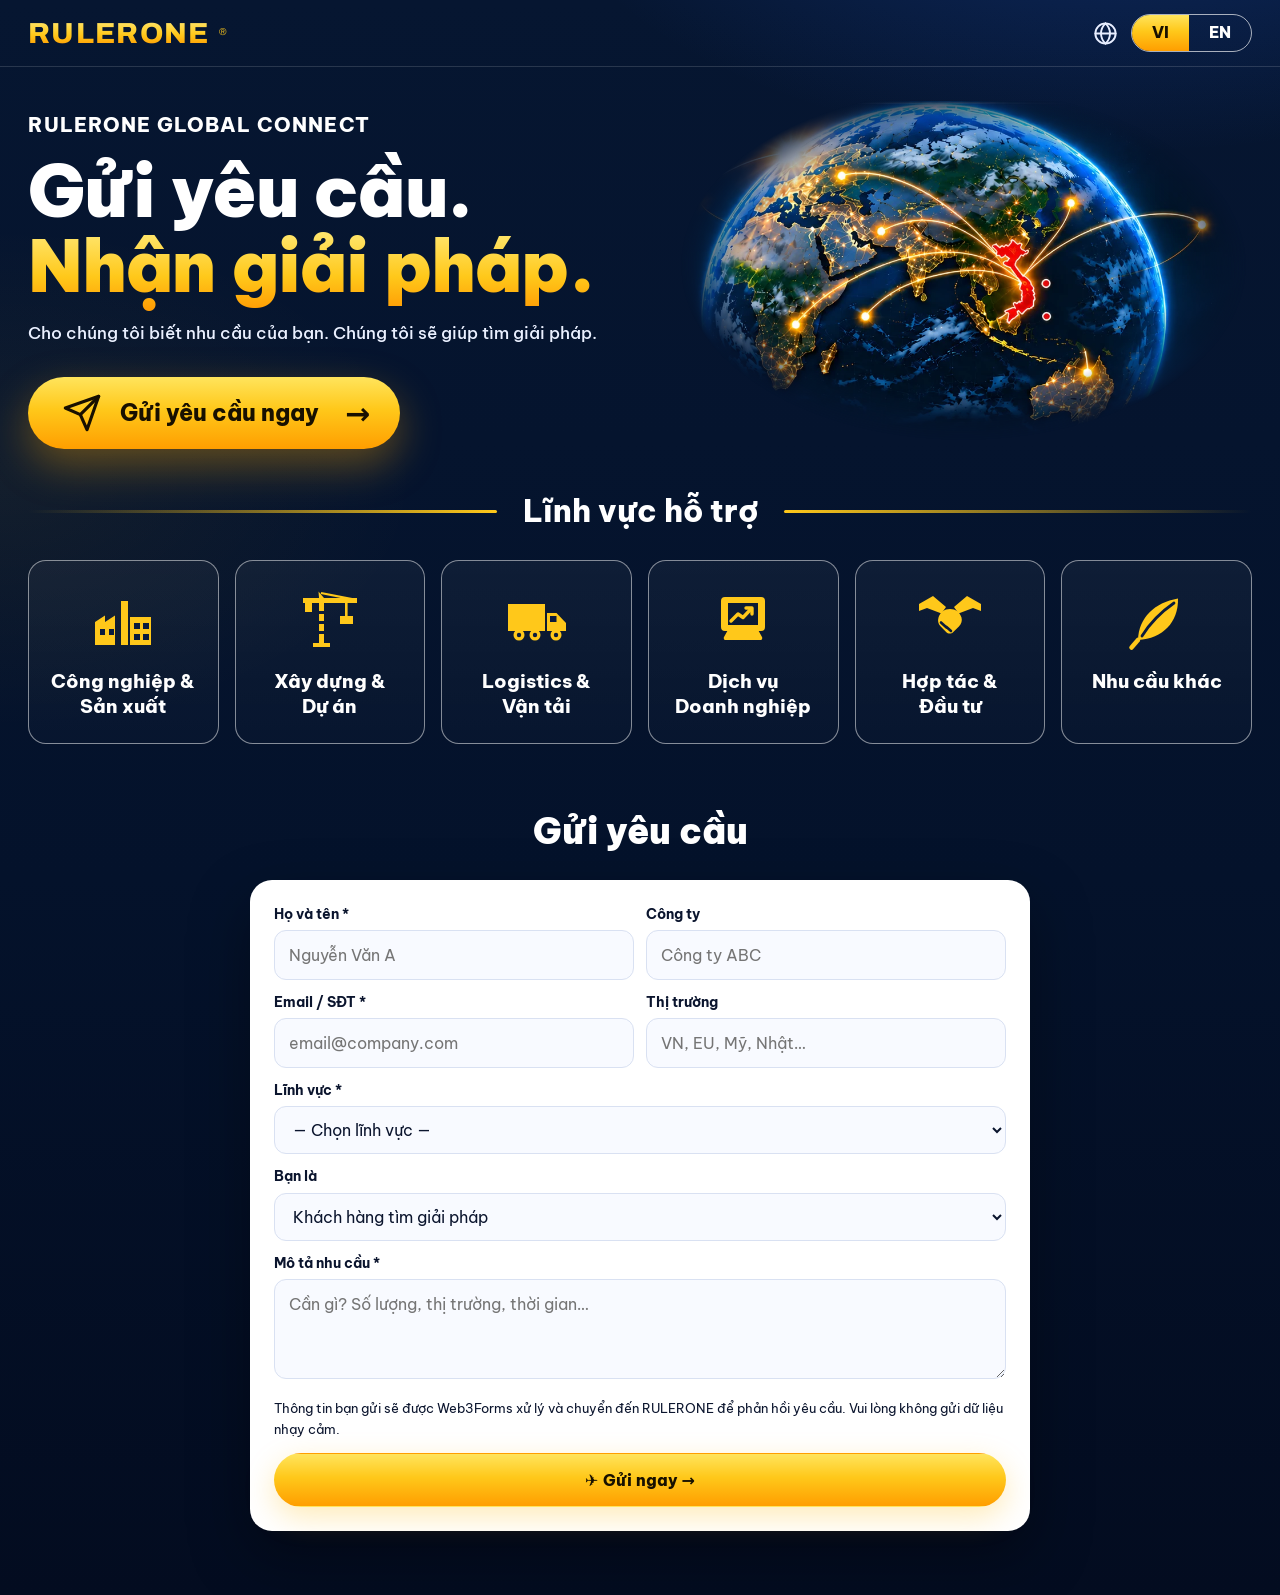
<file: index.html>
<!doctype html>
<html lang="vi">
<head>
<meta charset="utf-8"/>
<meta name="viewport" content="width=device-width, initial-scale=1, viewport-fit=cover"/>
<meta name="color-scheme" content="dark"/>
<link rel="icon" href="data:,">
<title>RULERONE Global Connect — Gửi yêu cầu. Nhận giải pháp.</title>
<link rel="preconnect" href="https://fonts.googleapis.com">
<link rel="preconnect" href="https://fonts.gstatic.com" crossorigin>
<link href="https://fonts.googleapis.com/css2?family=Be+Vietnam+Pro:wght@400;500;600;700;800;900&family=Archivo:ital,wght@0,700;0,800;0,900;1,900&display=swap" rel="stylesheet">
<style>
:root{
  --bg:#04122B; --card:#0A1B3D;
  --line:rgba(255,255,255,.14);
  --gold:#FFC81A;
  --gold-grad:linear-gradient(180deg,#FFE45C 0%,#FFC81A 45%,#FF9E00 100%);
  --gold-text:linear-gradient(180deg,#FFE873 0%,#FFC81A 55%,#FF9500 100%);
  --text:#FFFFFF; --muted:#C3D2F5;
}
*{box-sizing:border-box} html{scroll-behavior:smooth}
body{margin:0;background:
  radial-gradient(1000px 520px at 88% -10%,rgba(37,99,235,.28),transparent 60%),
  radial-gradient(700px 420px at 0% 30%,rgba(255,200,26,.06),transparent 60%),
  linear-gradient(180deg,#061631 0%,#04122B 55%,#030C20 100%);
  color:var(--text);font-family:"Be Vietnam Pro",system-ui,sans-serif;line-height:1.5;overflow-x:hidden;min-height:100vh}
a{color:inherit;text-decoration:none} button,input,select,textarea{font:inherit}
img{max-width:100%;display:block}
.wrap{width:min(1400px,100% - 56px);margin:0 auto}
@media(max-width:640px){.wrap{width:calc(100% - 32px)}}
.gold-text{background:var(--gold-text);-webkit-background-clip:text;background-clip:text;color:transparent}

/* HEADER — logo trái, VI/EN phải (trang trí như mẫu) */
header{border-bottom:1px solid var(--line)}
.header-in{display:flex;align-items:center;justify-content:space-between;gap:16px;padding:14px 0}
.logo{display:flex;align-items:baseline;gap:9px;font-family:Archivo,sans-serif;line-height:1;user-select:none}
.logo-r{font-size:46px;font-weight:900;font-style:italic;letter-spacing:-.04em;transform:translateY(3px)}
.logo-name{font-size:29px;font-weight:800;letter-spacing:.045em}
.logo sup{font-size:10px;color:var(--gold);margin-left:1px;transform:translateY(-8px)}
.lang-wrap{display:flex;align-items:center;gap:12px}
.lang-globe{color:#E8EEFF;display:grid;place-items:center}
.lang{display:flex;border:1.5px solid rgba(255,255,255,.65);border-radius:999px;overflow:hidden}
.lang button{padding:9px 20px;font-weight:800;font-size:15.5px;line-height:1;color:#fff;background:none;border:0;cursor:pointer;min-height:36px}
.lang button.on{background:var(--gold-grad);color:#181000}
@media(max-width:640px){
  .logo-r{font-size:34px}.logo-name{font-size:21px}
  .lang button{padding:8px 14px;font-size:13.5px}
  .lang-globe svg{width:22px;height:22px}
}

/* HERO */
.hero{display:grid;grid-template-columns:1.05fr .95fr;gap:10px;align-items:center;padding:34px 0 6px}
@media(max-width:900px){.hero{grid-template-columns:1fr;padding-top:26px}}
.hero-label{font-size:clamp(16px,1.6vw,21px);font-weight:800;letter-spacing:.05em;margin:0 0 14px}
h1{font-size:clamp(46px,5.6vw,80px);line-height:1.04;letter-spacing:-.015em;margin:0 0 16px;font-weight:900}
h1 .gold{display:block;padding-bottom:.18em;margin-bottom:-.18em}
.hero-sub{font-size:clamp(12px,1.35vw,18px);line-height:1.6;color:#EAF0FF;margin:0 0 30px;font-weight:500}
.cta-main{display:inline-flex;align-items:center;gap:18px;background:var(--gold-grad);color:#181000;border-radius:999px;padding:16px 30px 16px 34px;box-shadow:0 16px 42px rgba(255,170,0,.35);min-height:44px}
.cta-main:hover{filter:brightness(1.05)}
.cta-main .plane{flex:none;display:grid;place-items:center}
.cta-main .cta-txt{text-align:left;line-height:1.15}
.cta-main .cta-txt b{display:block;font-size:23px;font-weight:800}
.cta-main .cta-arrow{font-size:30px;font-weight:800;margin-left:8px;line-height:1}
@media(max-width:520px){.cta-main{width:100%;justify-content:space-between;padding:14px 22px}.cta-main .cta-txt b{font-size:20px}}
.globe{position:relative}
.globe img{width:100%;height:auto;aspect-ratio:1010/625;object-fit:cover;
  -webkit-mask-image:radial-gradient(ellipse 70% 70% at 50% 46%,#000 52%,transparent 70%);
  mask-image:radial-gradient(ellipse 70% 70% at 50% 46%,#000 52%,transparent 70%)}
@media(max-width:900px){.globe{max-width:520px;margin:6px auto 0;width:100%}}

/* SERVICES — tiêu đề giữa + 2 vạch vàng, 6 thẻ icon */
.areas{padding:16px 0 54px}
.areas-head{display:flex;align-items:center;gap:26px;margin:8px 0 26px}
.areas-head::before,.areas-head::after{content:"";flex:1;height:3px;border-radius:2px;background:linear-gradient(90deg,transparent,#FFC81A)}
.areas-head::after{background:linear-gradient(90deg,#FFC81A,transparent)}
.areas-head h2{margin:0;font-size:clamp(22px,2.6vw,31px);font-weight:800;text-align:center;white-space:nowrap}
@media(max-width:560px){.areas-head{gap:14px}.areas-head h2{white-space:normal}}
.areas-grid{display:grid;grid-template-columns:repeat(6,1fr);gap:16px}
@media(max-width:1100px){.areas-grid{grid-template-columns:repeat(3,1fr)}}
@media(max-width:600px){.areas-grid{grid-template-columns:repeat(2,1fr);gap:12px}}
.area{background:linear-gradient(180deg,rgba(255,255,255,.045),rgba(255,255,255,.015));border:1.5px solid rgba(255,255,255,.5);border-radius:18px;padding:28px 12px 24px;text-align:center}
.area .ic{color:var(--gold);display:flex;justify-content:center;margin-bottom:16px}
.area .ic svg{width:64px;height:64px}
.area h3{margin:0;font-size:19px;line-height:1.3;font-weight:800}
@media(max-width:600px){.area{padding:22px 8px 18px}.area .ic svg{width:52px;height:52px}.area h3{font-size:16.5px}}

/* FORM — chỉ tới được bằng nút "Gửi yêu cầu ngay" */
.request{padding:6px 0 64px}
.request h2{font-size:clamp(26px,3.2vw,36px);margin:0 0 22px;font-weight:900;text-align:center}
.form-card{background:#fff;color:#0B152E;border-radius:22px;padding:24px;box-shadow:0 24px 60px rgba(0,0,0,.35);max-width:780px;margin:0 auto}
.grid2{display:grid;grid-template-columns:1fr 1fr;gap:12px}
@media(max-width:560px){.grid2{grid-template-columns:1fr}}
label{font-size:13.5px;font-weight:700;display:block;margin-bottom:6px}
.field{margin-bottom:12px}
input[type="text"],input[type="email"],input[type="tel"],select,textarea{width:100%;border:1.5px solid #D9E1F2;border-radius:12px;padding:12px 14px;background:#F8FAFF;color:#0B152E;outline:none;min-height:44px}
input:focus,select:focus,textarea:focus{border-color:#FFB800;box-shadow:0 0 0 3px rgba(255,200,26,.25)}
textarea{min-height:100px;resize:vertical}
.form-actions{display:flex;flex-wrap:wrap;gap:10px;margin-top:6px}
.btn{display:inline-flex;align-items:center;justify-content:center;gap:10px;border-radius:999px;padding:14px 22px;font-weight:800;border:1px solid transparent;cursor:pointer;text-align:center;font-size:16px;min-height:44px}
.btn-gold{background:var(--gold-grad);color:#181000;box-shadow:0 10px 30px rgba(255,184,0,.28)}
.btn-gold:hover{filter:brightness(1.05)}
.btn-dark{background:#0B1B3D;color:#fff}
.success{display:none;background:#ECFDF5;border:1px solid #6EE7B7;color:#065F46;border-radius:14px;padding:16px;margin-top:16px}
.success.show{display:block}
.success b{color:#064E3B}
</style>
</head>
<body>

<header>
  <div class="wrap header-in">
    <div class="logo" aria-label="RULERONE">
      <span class="logo-name gold-text">RULERONE</span><sup>®</sup>
    </div>
    <div class="lang-wrap">
      <span class="lang-globe" aria-hidden="true">
        <svg width="27" height="27" viewBox="0 0 24 24" fill="none" stroke="currentColor" stroke-width="1.7" stroke-linecap="round"><circle cx="12" cy="12" r="9"/><path d="M3 12h18"/><path d="M12 3c2.7 2.6 4 5.6 4 9s-1.3 6.4-4 9c-2.7-2.6-4-5.6-4-9s1.3-6.4 4-9z"/></svg>
      </span>
      <div class="lang" role="group" aria-label="Ngôn ngữ / Language">
        <button type="button" id="langVi" class="on" aria-pressed="true">VI</button>
        <button type="button" id="langEn" aria-pressed="false">EN</button>
      </div>
    </div>
  </div>
</header>

<main>
  <!-- HERO -->
  <div class="wrap hero">
    <div>
      <p class="hero-label">RULERONE GLOBAL CONNECT</p>
      <h1><span data-vi="Gửi yêu cầu." data-en="Send a request.">Gửi yêu cầu.</span><span class="gold gold-text" data-vi="Nhận giải pháp." data-en="Get a solution.">Nhận giải pháp.</span></h1>
      <p class="hero-sub" data-vi="Cho chúng tôi biết nhu cầu của bạn. Chúng tôi sẽ giúp tìm giải pháp." data-en="Tell us what you need. We’ll help find a solution.">Cho chúng tôi biết nhu cầu của bạn. Chúng tôi sẽ giúp tìm giải pháp.</p>
      <a href="#request" class="cta-main">
        <span class="plane">
          <svg width="40" height="40" viewBox="0 0 24 24" fill="none" stroke="#181000" stroke-width="1.9" stroke-linecap="round" stroke-linejoin="round"><path d="M22 2 11 13"/><path d="M22 2 15 22l-4-9-9-4 20-7z"/></svg>
        </span>
        <span class="cta-txt"><b data-vi="Gửi yêu cầu ngay" data-en="Submit a Request Now">Gửi yêu cầu ngay</b></span>
        <span class="cta-arrow">→</span>
      </a>
    </div>
    <div class="globe">
      <img src="[data-uri]" data-vi-alt="Quả địa cầu ban đêm với Việt Nam nổi bật màu đỏ, tia nắng ở mép trên bên trái và các đường kết nối vàng phát sáng ra toàn cầu" data-en-alt="Night globe with Vietnam highlighted in red, a sunburst at the upper-left rim and glowing golden connection arcs around the world" alt="Quả địa cầu ban đêm với Việt Nam nổi bật màu đỏ, tia nắng ở mép trên bên trái và các đường kết nối vàng phát sáng ra toàn cầu">
    </div>
  </div>

  <!-- SERVICE AREAS -->
  <section class="wrap areas" id="areasSection" aria-label="Lĩnh vực hỗ trợ">
    <div class="areas-head"><h2 data-vi="Lĩnh vực hỗ trợ" data-en="Our Service Areas">Lĩnh vực hỗ trợ</h2></div>
    <div class="areas-grid">

      <article class="area">
        <span class="ic"><svg viewBox="0 0 64 64" fill="currentColor" aria-hidden="true"><path d="M30 12h7v44h-7z"/><path d="M39 28h21v28H39z"/><path d="M4 56V33l10-6.5V33l10-6.5V56z"/><rect x="43" y="34" width="6" height="6" fill="#0A1B3D"/><rect x="52" y="34" width="6" height="6" fill="#0A1B3D"/><rect x="43" y="45" width="6" height="6" fill="#0A1B3D"/><rect x="52" y="45" width="6" height="6" fill="#0A1B3D"/><rect x="9" y="40" width="5" height="6" fill="#0A1B3D"/><rect x="18" y="40" width="5" height="6" fill="#0A1B3D"/></svg></span>
        <h3 data-vi="Công nghiệp &amp;<br>Sản xuất" data-en="Manufacturing &amp;<br>Industrial">Công nghiệp &amp;<br>Sản xuất</h3>
      </article>

      <article class="area">
        <span class="ic"><svg viewBox="0 0 64 64" fill="currentColor" aria-hidden="true"><path d="M5 9h54v5H5z"/><path d="M20.5 2.5 26 9h-5z"/><path d="M23 4 54 10.2" stroke="currentColor" stroke-width="2.2" fill="none"/><path d="M7 14h7v9H7z"/><rect x="21" y="14" width="5" height="40"/><rect x="21" y="22" width="5" height="3" fill="#0A1B3D"/><rect x="21" y="32" width="5" height="3" fill="#0A1B3D"/><rect x="21" y="42" width="5" height="3" fill="#0A1B3D"/><path d="M15 54h17v4H15z"/><rect x="47" y="14" width="2.6" height="13"/><path d="M42 27h13v8H42z"/></svg></span>
        <h3 data-vi="Xây dựng &amp;<br>Dự án" data-en="Construction &amp;<br>Projects">Xây dựng &amp;<br>Dự án</h3>
      </article>

      <article class="area">
        <span class="ic"><svg viewBox="0 0 64 64" fill="currentColor" aria-hidden="true"><path d="M3 15h37v27H3z"/><path d="M42 24h9.5L61 34v8H42z"/><rect x="45" y="27" width="6.5" height="6" fill="#0A1B3D"/><circle cx="14" cy="46" r="5.5"/><circle cx="30" cy="46" r="5.5"/><circle cx="51" cy="46" r="5.5"/><circle cx="14" cy="46" r="2.2" fill="#0A1B3D"/><circle cx="30" cy="46" r="2.2" fill="#0A1B3D"/><circle cx="51" cy="46" r="2.2" fill="#0A1B3D"/></svg></span>
        <h3 data-vi="Logistics &amp;<br>Vận tải" data-en="Logistics &amp;<br>Transportation">Logistics &amp;<br>Vận tải</h3>
      </article>

      <article class="area">
        <span class="ic"><svg viewBox="0 0 64 64" fill="currentColor" aria-hidden="true"><path d="M14 8h36a4 4 0 0 1 4 4v26a4 4 0 0 1-4 4H14a4 4 0 0 1-4-4V12a4 4 0 0 1 4-4zm3 6v22h30V14z" fill-rule="evenodd"/><path d="M18 42h28l5 9a2 2 0 0 1-2 3H15a2 2 0 0 1-2-3z" transform="translate(0,-3)"/><polyline points="20,31 27,24 32,27.5 40,19" fill="none" stroke="currentColor" stroke-width="3.4" stroke-linecap="round" stroke-linejoin="round" transform="translate(0,1)"/><path d="M35 18h6v6" fill="none" stroke="currentColor" stroke-width="3.4" stroke-linecap="round" stroke-linejoin="round" transform="translate(0,1)"/></svg></span>
        <h3 data-vi="Dịch vụ<br>Doanh nghiệp" data-en="Business<br>Services">Dịch vụ<br>Doanh nghiệp</h3>
      </article>

      <article class="area">
        <span class="ic"><svg viewBox="0 0 64 64" fill="currentColor" aria-hidden="true"><path d="M1 15 15 7l13 11-4.5 6.5L9 19 1 22z"/><path d="M63 15 49 7 36 18l4.5 6.5L55 19l8 3z"/><path d="M20.5 28.5c1.6-5.4 6-8.6 11.5-8.6s9.9 3.2 11.5 8.6c.9 3.2-.1 6.4-2.6 8.9l-5.6 5.7c-2 2-5.2 2-7.2 0l-5.4-5.5c-2.6-2.6-3.2-5.9-2.2-9.1z"/><path d="M23 33.5l5.5 5M28.5 38l4.5 4" stroke="#0A1B3D" stroke-width="2.6" stroke-linecap="round" fill="none"/></svg></span>
        <h3 data-vi="Hợp tác &amp;<br>Đầu tư" data-en="Cooperation &amp;<br>Investment">Hợp tác &amp;<br>Đầu tư</h3>
      </article>

      <article class="area">
        <span class="ic"><svg viewBox="0 0 64 64" fill="currentColor" aria-hidden="true"><path d="M13 51C13.5 29 29.5 13.5 53 9.5 53.5 33 38 49.5 13 51z"/><path d="M17 47C25 34 36 23 49 14" stroke="#0A1B3D" stroke-width="2.8" stroke-linecap="round" fill="none"/><path d="M13 51 6.5 58.5" stroke="currentColor" stroke-width="4.5" stroke-linecap="round" fill="none"/></svg></span>
        <h3 data-vi="Nhu cầu khác" data-en="Other Requests">Nhu cầu khác</h3>
      </article>

    </div>
  </section>

  <!-- REQUEST FORM -->
  <section id="request" class="wrap request">
    <h2 data-vi="Gửi yêu cầu" data-en="Submit a Request">Gửi yêu cầu</h2>
    <form class="form-card" id="reqForm" novalidate>
      <input type="hidden" name="access_key" value="9191d86c-465c-492e-9f17-4102c7c67844">
      <input type="checkbox" name="botcheck" tabindex="-1" autocomplete="off" aria-hidden="true" style="display:none">
      <div class="grid2">
        <div class="field"><label for="fName" data-vi="Họ và tên *" data-en="Full name *">Họ và tên *</label><input id="fName" name="name" maxlength="120" type="text" placeholder="Nguyễn Văn A" data-vi-ph="Nguyễn Văn A" data-en-ph="Jane Smith" required></div>
        <div class="field"><label for="fCompany" data-vi="Công ty" data-en="Company">Công ty</label><input id="fCompany" name="company" maxlength="160" type="text" placeholder="Công ty ABC" data-vi-ph="Công ty ABC" data-en-ph="ABC Company"></div>
      </div>
      <div class="grid2">
        <div class="field"><label for="fContact" data-vi="Email / SĐT *" data-en="Email / Phone *">Email / SĐT *</label><input id="fContact" name="contact" maxlength="160" type="text" placeholder="email@company.com" required></div>
        <div class="field"><label for="fCountry" data-vi="Thị trường" data-en="Market">Thị trường</label><input id="fCountry" name="market" maxlength="160" type="text" placeholder="VN, EU, Mỹ, Nhật…" data-vi-ph="VN, EU, Mỹ, Nhật…" data-en-ph="VN, EU, US, Japan…"></div>
      </div>
      <div class="field"><label for="fCat" data-vi="Lĩnh vực *" data-en="Service area *">Lĩnh vực *</label>
        <select id="fCat" name="service_area" required>
          <option value="" data-vi="— Chọn lĩnh vực —" data-en="— Choose a service area —">— Chọn lĩnh vực —</option>
          <option data-vi="Công nghiệp &amp; Sản xuất" data-en="Manufacturing &amp; Industrial">Công nghiệp & Sản xuất</option>
          <option data-vi="Xây dựng &amp; Dự án" data-en="Construction &amp; Projects">Xây dựng & Dự án</option>
          <option data-vi="Logistics &amp; Vận tải" data-en="Logistics &amp; Transportation">Logistics & Vận tải</option>
          <option data-vi="Dịch vụ Doanh nghiệp" data-en="Business Services">Dịch vụ Doanh nghiệp</option>
          <option data-vi="Hợp tác &amp; Đầu tư" data-en="Cooperation &amp; Investment">Hợp tác & Đầu tư</option>
          <option data-vi="Nhu cầu khác" data-en="Other Requests">Nhu cầu khác</option>
        </select>
      </div>
      <div class="field"><label for="fType" data-vi="Bạn là" data-en="You are">Bạn là</label>
        <select id="fType" name="requester_type">
          <option data-vi="Khách hàng tìm giải pháp" data-en="Customer looking for a solution">Khách hàng tìm giải pháp</option>
          <option data-vi="Nhà cung cấp / Đối tác" data-en="Supplier / Partner">Nhà cung cấp / Đối tác</option>
          <option data-vi="Nhà đầu tư" data-en="Investor">Nhà đầu tư</option>
          <option data-vi="Khác" data-en="Other">Khác</option>
        </select>
      </div>
      <div class="field"><label for="fMsg" data-vi="Mô tả nhu cầu *" data-en="Describe your needs *">Mô tả nhu cầu *</label><textarea id="fMsg" name="message" maxlength="5000" placeholder="Cần gì? Số lượng, thị trường, thời gian…" data-vi-ph="Cần gì? Số lượng, thị trường, thời gian…" data-en-ph="What do you need? Quantity, market, timeline…" required></textarea></div>
      <p style="font-size:13px;line-height:1.6" data-vi="Thông tin bạn gửi sẽ được Web3Forms xử lý và chuyển đến RULERONE để phản hồi yêu cầu. Vui lòng không gửi dữ liệu nhạy cảm." data-en="Web3Forms processes your submission and sends it to RULERONE so we can respond. Please do not include sensitive information.">Thông tin bạn gửi sẽ được Web3Forms xử lý và chuyển đến RULERONE để phản hồi yêu cầu. Vui lòng không gửi dữ liệu nhạy cảm.</p>
      <div class="h-captcha" data-captcha="true" data-size="compact"></div>
      <noscript>Vui lòng bật JavaScript để gửi yêu cầu. Please enable JavaScript to submit.</noscript>
      <div class="form-actions">
        <button type="submit" class="btn btn-gold" style="flex:1" data-vi="✈ Gửi ngay →" data-en="✈ Send now →">✈ Gửi ngay →</button>
      </div>
      <div class="success" id="successBox" role="status"></div>
    </form>
  </section>
</main>

<script>
(function(){
  var LANG='vi';
  var T={
    vi:{title:'RULERONE Global Connect — Gửi yêu cầu. Nhận giải pháp.',
      areasLabel:'Lĩnh vực hỗ trợ',
      sumHead:'RULERONE GLOBAL CONNECT — YÊU CẦU MỚI',
      sumName:'Họ tên', sumComp:'Công ty', sumContact:'Liên hệ', sumType:'Bạn là',
      sumCat:'Lĩnh vực', sumCountry:'Thị trường/Quốc gia', sumMsg:'Mô tả nhu cầu:',
      subject:'RULERONE — Yêu cầu mới: ',
      err:'<b>Chưa đủ thông tin.</b> Điền Họ tên, Liên hệ, Lĩnh vực và Mô tả nhu cầu nhé.',
      unused:''},
    en:{title:'RULERONE Global Connect — Send a Request. Get a Solution.',
      areasLabel:'Our Service Areas',
      sumHead:'RULERONE GLOBAL CONNECT — NEW REQUEST',
      sumName:'Full name', sumComp:'Company', sumContact:'Contact', sumType:'You are',
      sumCat:'Service area', sumCountry:'Market/Country', sumMsg:'Describe your needs:',
      subject:'RULERONE — New request: ',
      err:'<b>Missing information.</b> Please fill in Full name, Contact, Service area and Describe your needs.',
      unused:''}
  };

  var successBox=document.getElementById('successBox');

  function setLang(lang){
    LANG=lang;
    var t=T[lang];
    document.documentElement.lang=lang;
    document.title=t.title;
    var els=document.querySelectorAll('[data-vi]');
    for(var i=0;i<els.length;i++){ els[i].innerHTML=els[i].getAttribute('data-'+lang); }
    var phs=document.querySelectorAll('[data-vi-ph]');
    for(var j=0;j<phs.length;j++){ phs[j].placeholder=phs[j].getAttribute('data-'+lang+'-ph'); }
    var alts=document.querySelectorAll('[data-vi-alt]');
    for(var k=0;k<alts.length;k++){ alts[k].alt=alts[k].getAttribute('data-'+lang+'-alt'); }
    document.getElementById('areasSection').setAttribute('aria-label',t.areasLabel);
    var bVi=document.getElementById('langVi'), bEn=document.getElementById('langEn');
    bVi.className=(lang==='vi')?'on':''; bEn.className=(lang==='en')?'on':'';
    bVi.setAttribute('aria-pressed',lang==='vi'?'true':'false');
    bEn.setAttribute('aria-pressed',lang==='en'?'true':'false');
    if(typeof renderStatus==='function') renderStatus();
    if(typeof updateSubmitLabel==='function') updateSubmitLabel();
  }
  document.getElementById('langVi').addEventListener('click',function(){ setLang('vi'); });
  document.getElementById('langEn').addEventListener('click',function(){ setLang('en'); });

  function buildSummary(){
    var t=T[LANG];
    var name=document.getElementById('fName').value.trim();
    var comp=document.getElementById('fCompany').value.trim();
    var contact=document.getElementById('fContact').value.trim();
    var country=document.getElementById('fCountry').value.trim();
    var cat=document.getElementById('fCat').value;
    var type=document.getElementById('fType').value;
    var msg=document.getElementById('fMsg').value.trim();
    return {name:name,comp:comp,contact:contact,country:country,cat:cat,type:type,msg:msg,
      text:
      t.sumHead+'\n'+
      t.sumName+': '+name+'\n'+
      t.sumComp+': '+(comp||'—')+'\n'+
      t.sumContact+': '+contact+'\n'+
      t.sumType+': '+type+'\n'+
      t.sumCat+': '+cat+'\n'+
      t.sumCountry+': '+(country||'—')+'\n'+
      t.sumMsg+'\n'+msg};
  }

  var form=document.getElementById('reqForm');
  var submitButton=form.querySelector('button[type="submit"]');
  var busy=false, lastSent=0, statusKey='', statusOK=false;
  var messages={
    vi:{required:'Vui lòng điền Họ tên, Liên hệ, Lĩnh vực và Mô tả nhu cầu.',contact:'Vui lòng nhập email hợp lệ hoặc số điện thoại gồm 7–15 chữ số.',captcha:'Vui lòng hoàn tất xác minh hCaptcha. Nếu khung xác minh chưa hiện, hãy kiểm tra kết nối rồi tải lại trang.',blocked:'Không thể gửi yêu cầu này. Vui lòng tải lại trang và thử lại.',sending:'Đang gửi yêu cầu…',success:'Đã gửi yêu cầu! Hệ thống đã tiếp nhận để chuyển đến RULERONE. Cảm ơn bạn.',rate:'Bạn gửi quá nhanh hoặc biểu mẫu đã hết hạn mức. Vui lòng chờ rồi thử lại hoặc liên hệ trực tiếp với RULERONE.',config:'Biểu mẫu chưa sẵn sàng. Vui lòng liên hệ trực tiếp với RULERONE.',server:'Dịch vụ chưa xác nhận gửi thành công. Nội dung đã được giữ lại; vui lòng thử lại sau.',network:'Chưa nhận được xác nhận do lỗi kết nối hoặc hết thời gian chờ. Nội dung đã được giữ lại. Hãy kiểm tra kết nối trước khi thử lại để tránh gửi trùng.',cooldown:'Yêu cầu trước đã được gửi. Vui lòng chờ 30 giây trước khi gửi tiếp.'},
    en:{required:'Please fill in Full name, Contact, Service area and Describe your needs.',contact:'Please enter a valid email or a phone number with 7–15 digits.',captcha:'Please complete hCaptcha verification. If it is missing, check your connection and reload the page.',blocked:'This request could not be sent. Please reload the page and try again.',sending:'Sending your request…',success:'Request sent! The service has accepted it for delivery to RULERONE. Thank you.',rate:'Too many requests or the form limit has been reached. Please wait and try again or contact RULERONE directly.',config:'This form is not ready. Please contact RULERONE directly.',server:'The service has not confirmed success. Your input is preserved; please try again later.',network:'No confirmation received because of a connection error or timeout. Your input is preserved. Check your connection before retrying to avoid duplicates.',cooldown:'Your previous request was sent. Please wait 30 seconds before sending another.'}
  };
  function renderStatus(){
    successBox.className='success'+(statusKey?' show':'');
    successBox.textContent=statusKey?messages[LANG][statusKey]:'';
    successBox.style.background=statusOK?'#ECFDF5':'#FFF7ED';
    successBox.style.borderColor=statusOK?'#6EE7B7':'#FDBA74';
    successBox.style.color=statusOK?'#065F46':'#9A3412';
  }
  function showStatus(key,ok){statusKey=key;statusOK=!!ok;renderStatus();}
  function updateSubmitLabel(){
    submitButton.textContent=busy?messages[LANG].sending:submitButton.getAttribute('data-'+LANG);
  }
  form.addEventListener('submit',async function(e){
    e.preventDefault();
    if(busy) return;
    var s=buildSummary();
    if(!s.name||!s.contact||!s.cat||!s.msg){showStatus('required');return;}
    var email=/^[^\s@]+@[^\s@]+\.[^\s@]+$/.test(s.contact);
    var phone=/^\+?[\d\s().-]+$/.test(s.contact)&&s.contact.replace(/\D/g,'').length>=7&&s.contact.replace(/\D/g,'').length<=15;
    if(!email&&!phone){showStatus('contact');document.getElementById('fContact').focus();return;}
    if(form.querySelector('[name="botcheck"]').checked){showStatus('blocked');return;}
    if(lastSent&&Date.now()-lastSent<30000){showStatus('cooldown');return;}
    var captcha=form.querySelector('[name="h-captcha-response"]');
    if(!captcha||!captcha.value.trim()){showStatus('captcha');return;}
    var data=new FormData(form);
    data.set('name',s.name);data.set('message',s.msg);data.set('contact',s.contact);
    data.set('subject','RULERONE — '+s.cat);
    data.set('from_name','RULERONE Global Connect');
    if(email) data.set('email',s.contact);
    data.set('language',LANG);
    busy=true;submitButton.disabled=true;form.setAttribute('aria-busy','true');updateSubmitLabel();showStatus('sending');
    var controller=new AbortController();
    var timer=setTimeout(function(){controller.abort();},20000);
    try{
      var response=await fetch('https://api.web3forms.com/submit',{method:'POST',body:data,signal:controller.signal,headers:{Accept:'application/json'}});
      var result=await response.json();
      if(response.ok&&result.success===true){
        lastSent=Date.now();form.reset();showStatus('success',true);
      }else if(response.status===429||/limit|quota|too many/i.test(result.message||'')){showStatus('rate');}
      else if(/captcha/i.test(result.message||'')){showStatus('captcha');}
      else if(response.status===401||response.status===403||/access.?key/i.test(result.message||'')){showStatus('config');}
      else{showStatus('server');}
    }catch(error){showStatus('network');}
    finally{
      clearTimeout(timer);busy=false;submitButton.disabled=false;form.removeAttribute('aria-busy');updateSubmitLabel();
      if(window.hcaptcha) window.hcaptcha.reset();
    }
  });

  function escapeHtml(str){return String(str).replace(/[&<>"']/g,function(c){return {'&':'&amp;','<':'&lt;','>':'&gt;','"':'&quot;',"'":'&#39;'}[c]})}
})();
</script>
<script src="https://web3forms.com/client/script.js" async defer></script>
</body>
</html>
</file>
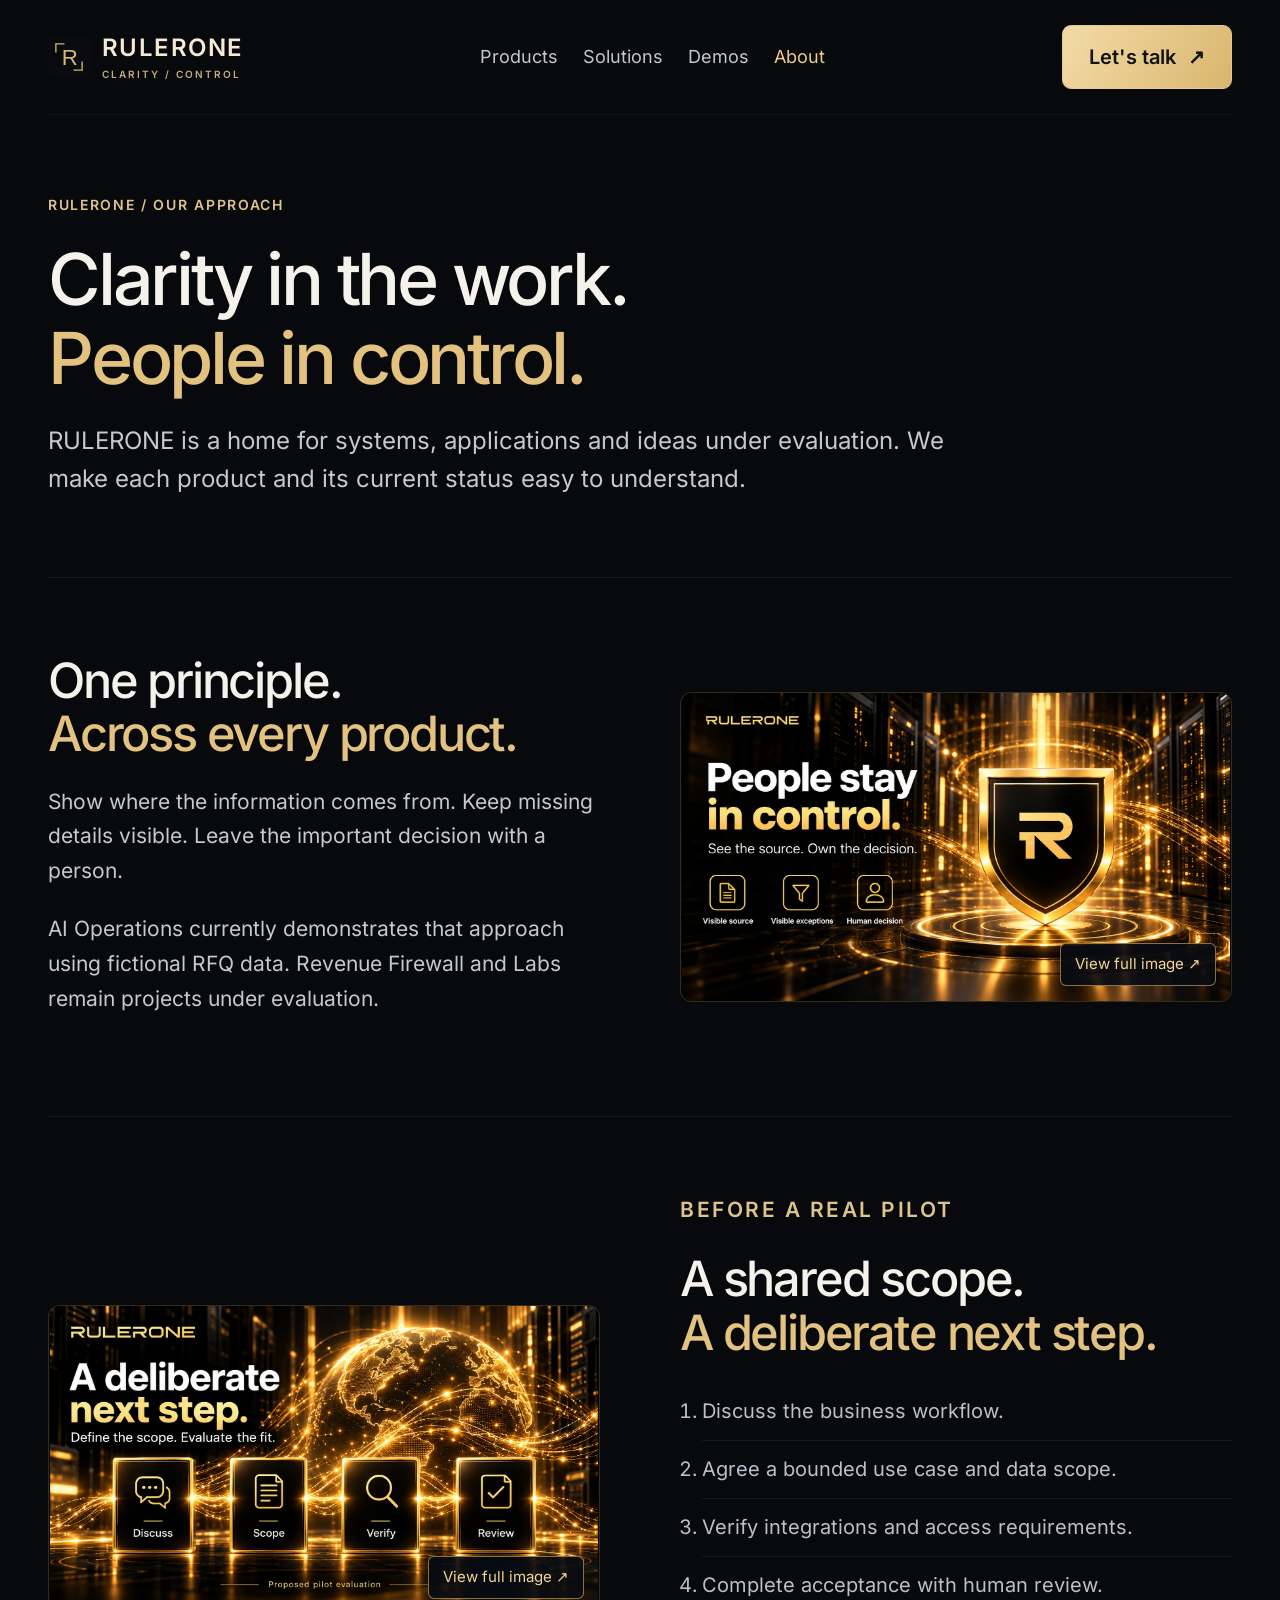
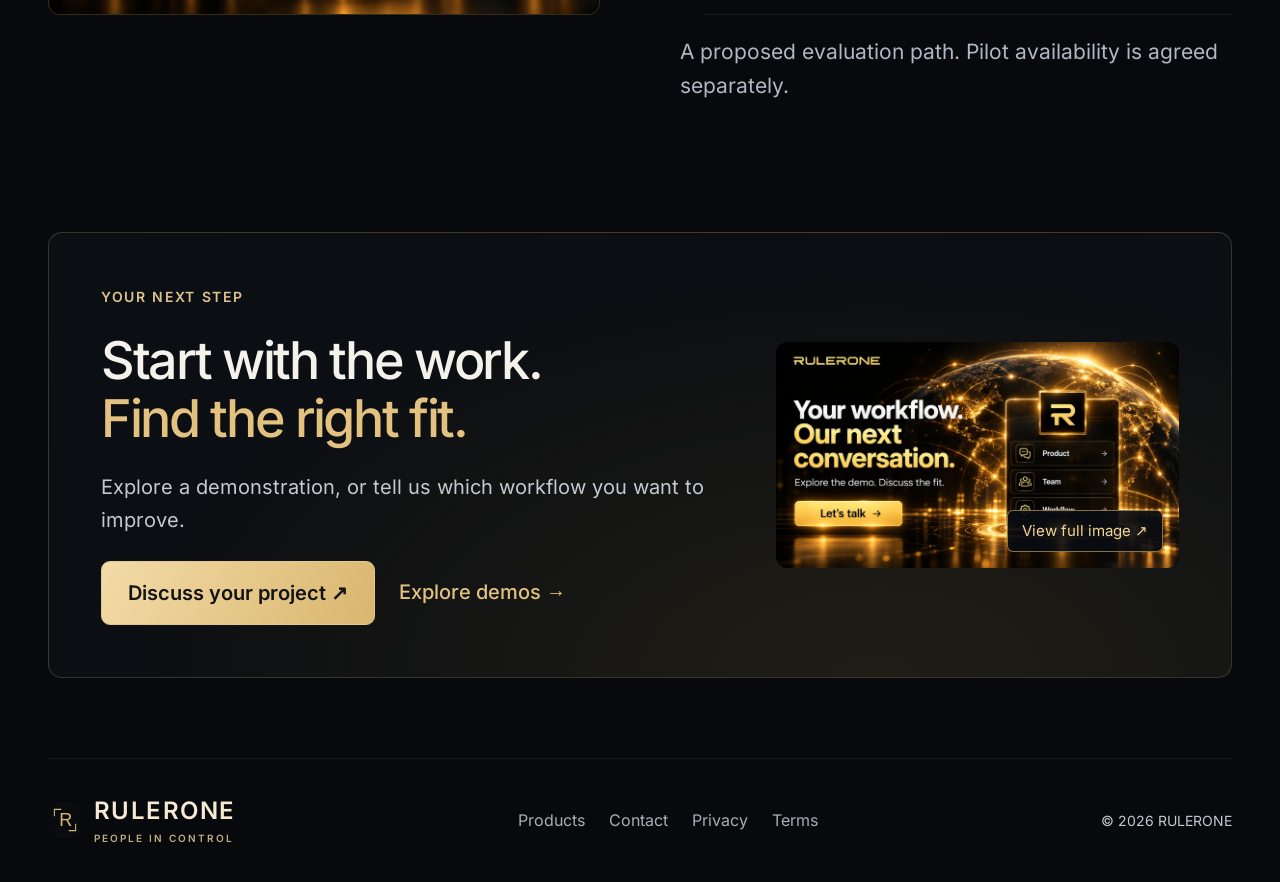
<file: about.html>
<!doctype html><html lang="en"><head><meta charset="utf-8"><meta name="viewport" content="width=device-width,initial-scale=1"><title>About · RULERONE</title><meta name="description" content="RULERONE brings systems and applications together around clarity, visible evidence and human control."><link rel="canonical" href="https://rulerone.com/about"><meta property="og:title" content="About · RULERONE"><meta property="og:description" content="RULERONE brings systems and applications together around clarity, visible evidence and human control."><meta property="og:url" content="https://rulerone.com/about"><meta property="og:type" content="website"><meta property="og:image" content="https://rulerone.com/rulerone-v3/cinematic-frames/01-Brand-Hero.png"><meta name="twitter:card" content="summary_large_image"><link rel="icon" href="/rulerone-v3/brand.svg"><link rel="preload" as="font" type="font/woff2" crossorigin href="/rulerone-v3/inter.woff2"><link rel="stylesheet" href="/rulerone-v3/marketing.css"><script src="/rulerone-v3/marketing.js" defer></script></head><body class="mp-page"><a class="skip" href="#main">Skip to content</a><header class="mp-nav wrap"><a class="mp-brand" href="/" aria-label="RULERONE home"><img src="/rulerone-v3/brand.svg" width="42" height="42" alt=""><span>RULERONE<small>CLARITY / CONTROL</small></span></a><nav aria-label="Main navigation"><a href="/products">Products</a><a href="/solutions">Solutions</a><a href="/demos">Demos</a><a href="/about" aria-current="page">About</a></nav><a class="button" href="/contact">Let's talk <span aria-hidden="true">↗</span></a></header><main id="main" tabindex="-1"><section class="wrap mp-intro"><p class="eyebrow">RULERONE / OUR APPROACH</p><h1>Clarity in the work.<br><em>People in control.</em></h1><p class="lede">RULERONE is a home for systems, applications and ideas under evaluation. We make each product and its current status easy to understand.</p></section><section class="wrap mp-split mp-section"><div><h2>One principle.<br><em>Across every product.</em></h2><p>Show where the information comes from. Keep missing details visible. Leave the important decision with a person.</p><p>AI Operations currently demonstrates that approach using fictional RFQ data. Revenue Firewall and Labs remain projects under evaluation.</p></div><figure><a class="mp-image-link" href="/rulerone-v3/cinematic-frames/05-Trust-Control.png" target="_blank" rel="noopener" aria-label="View full image: Source, exceptions and human review remain visible"><img class="mp-image" src="/rulerone-v3/cinematic-frames/05-Trust-Control.webp" width="1672" height="941" alt="Source, exceptions and human review remain visible" loading="lazy"></a></figure></section><section class="wrap mp-split mp-section"><figure><a class="mp-image-link" href="/rulerone-v3/cinematic-frames/04-Implementation.png" target="_blank" rel="noopener" aria-label="View full image: Proposed pilot planning: discuss, scope, verify and review"><img class="mp-image" src="/rulerone-v3/cinematic-frames/04-Implementation.webp" width="1672" height="941" alt="Proposed pilot planning: discuss, scope, verify and review" loading="lazy"></a></figure><div><p class="eyebrow">BEFORE A REAL PILOT</p><h2>A shared scope.<br><em>A deliberate next step.</em></h2><ol class="mp-steps"><li>Discuss the business workflow.</li><li>Agree a bounded use case and data scope.</li><li>Verify integrations and access requirements.</li><li>Complete acceptance with human review.</li></ol><p class="mp-note">A proposed evaluation path. Pilot availability is agreed separately.</p></div></section><section class="wrap mp-cta"><div><p class="eyebrow">YOUR NEXT STEP</p><h2>Start with the work.<br><em>Find the right fit.</em></h2><p>Explore a demonstration, or tell us which workflow you want to improve.</p><div class="actions"><a class="button" href="/contact">Discuss your project ↗</a><a class="text-link" href="/demos">Explore demos →</a></div></div><a class="mp-image-link" href="/rulerone-v3/cinematic-frames/06-Demo-Contact.png" target="_blank" rel="noopener" aria-label="View full image: Choose a product and start a conversation"><img class="mp-image" src="/rulerone-v3/cinematic-frames/06-Demo-Contact.webp" width="1672" height="941" alt="Choose a product and start a conversation" loading="lazy"></a></section></main><footer class="mp-footer wrap"><a class="mp-brand" href="/"><img src="/rulerone-v3/brand.svg" width="34" height="34" alt=""><span>RULERONE<small>PEOPLE IN CONTROL</small></span></a><div><a href="/products">Products</a><a href="/contact">Contact</a><a href="/privacy">Privacy</a><a href="/terms">Terms</a></div><p>© 2026 RULERONE</p></footer></body></html>
</file>
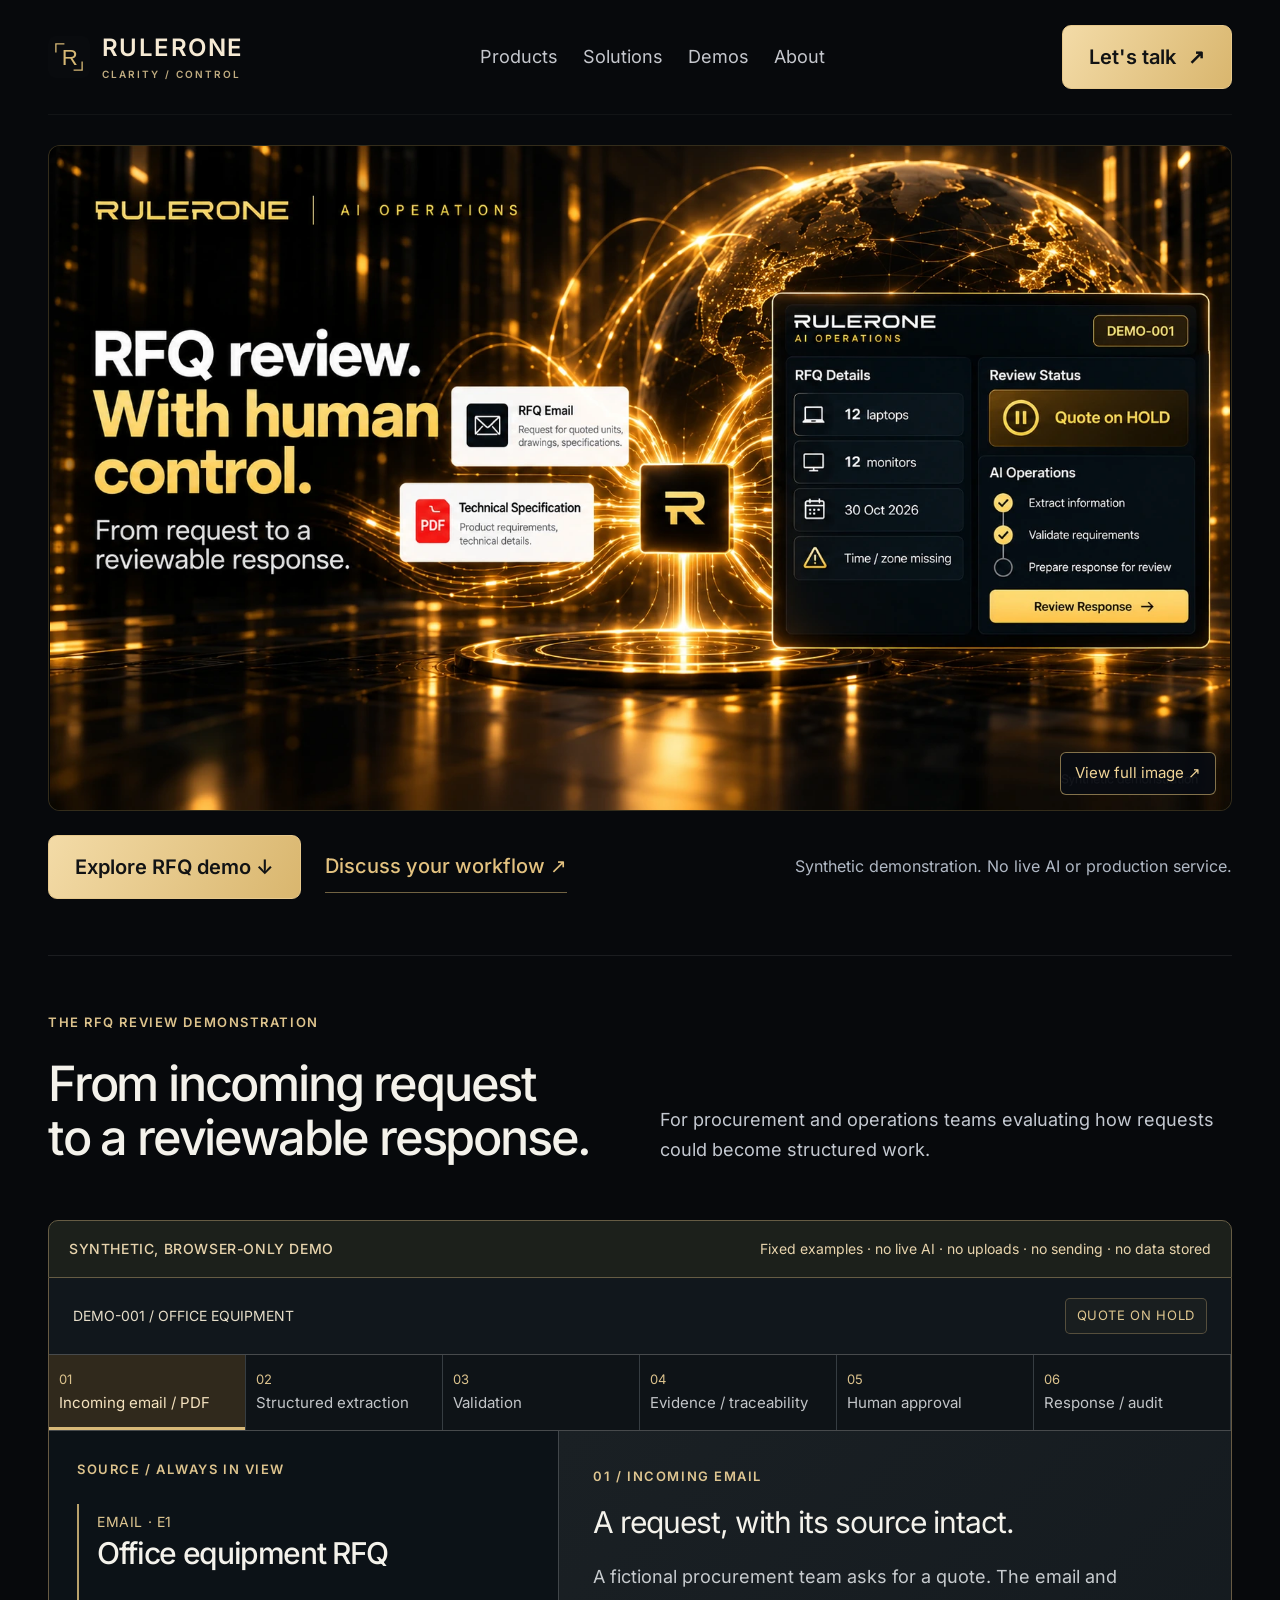
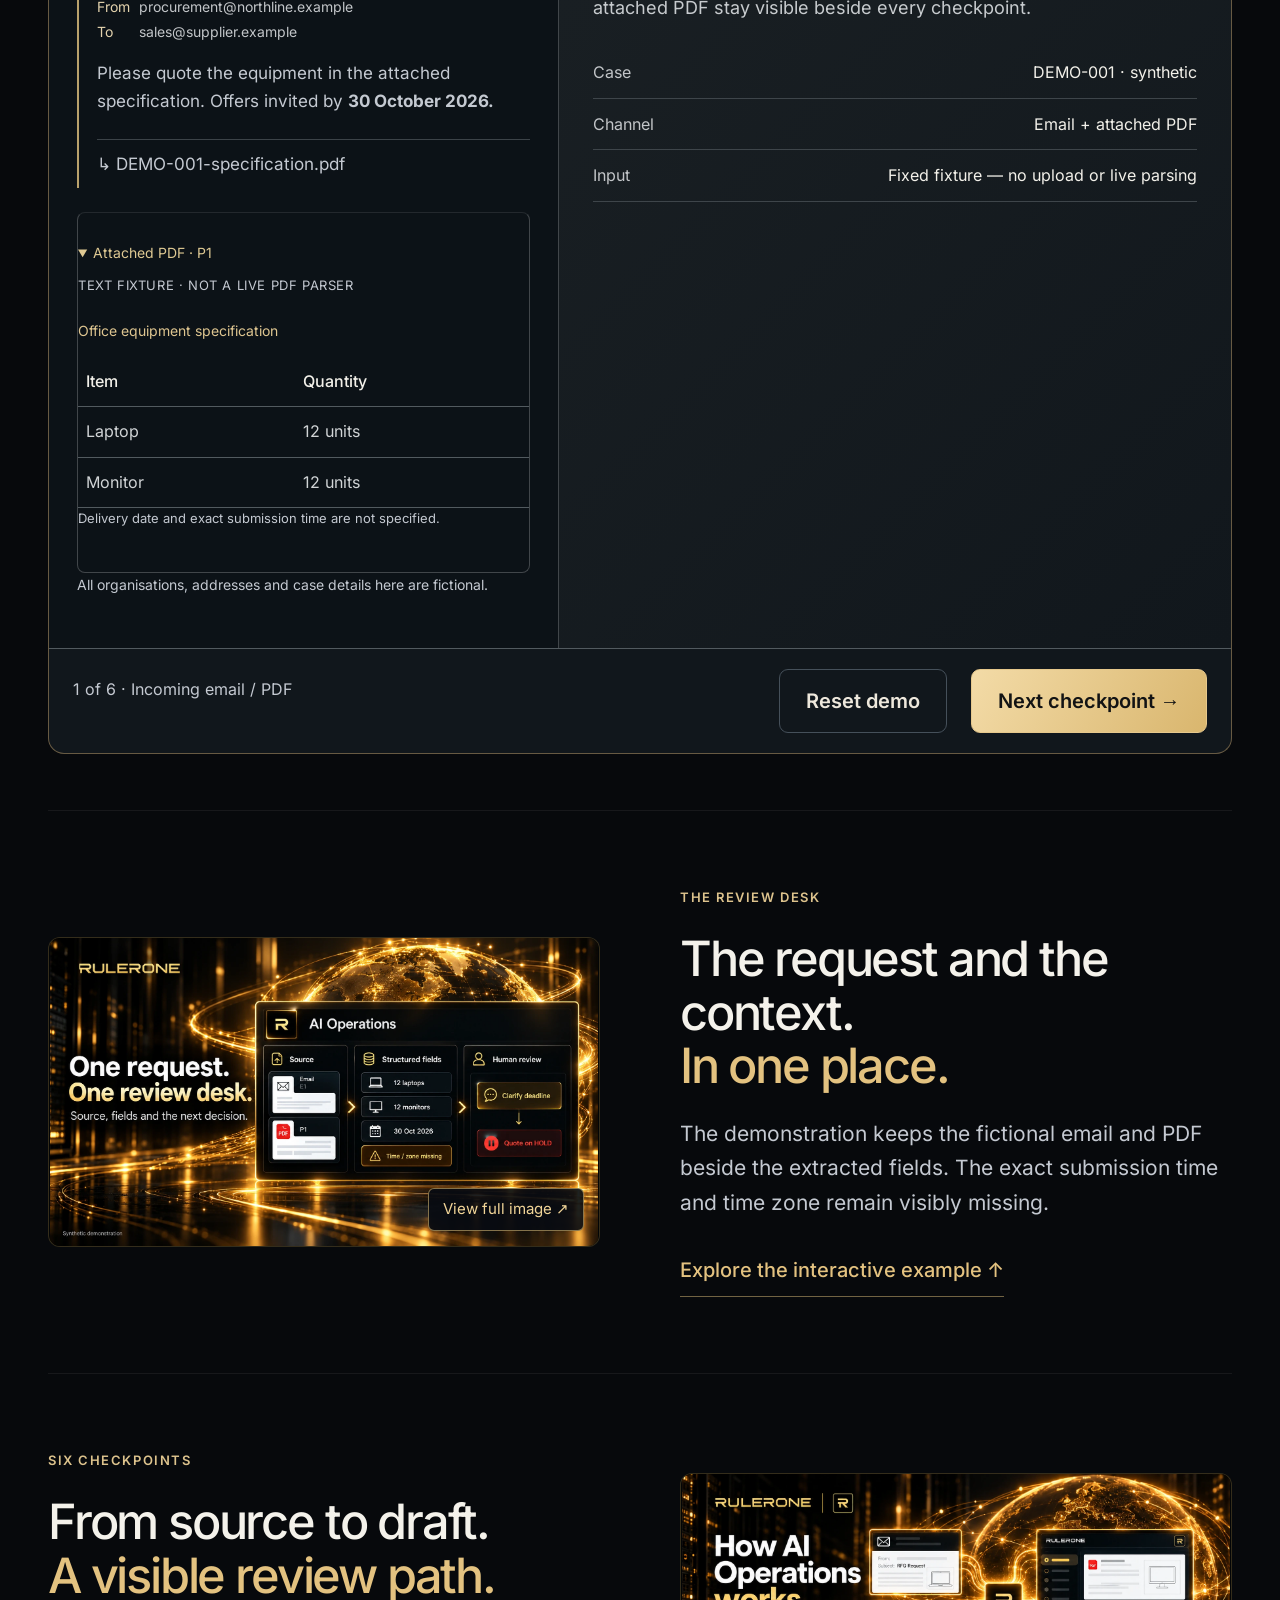
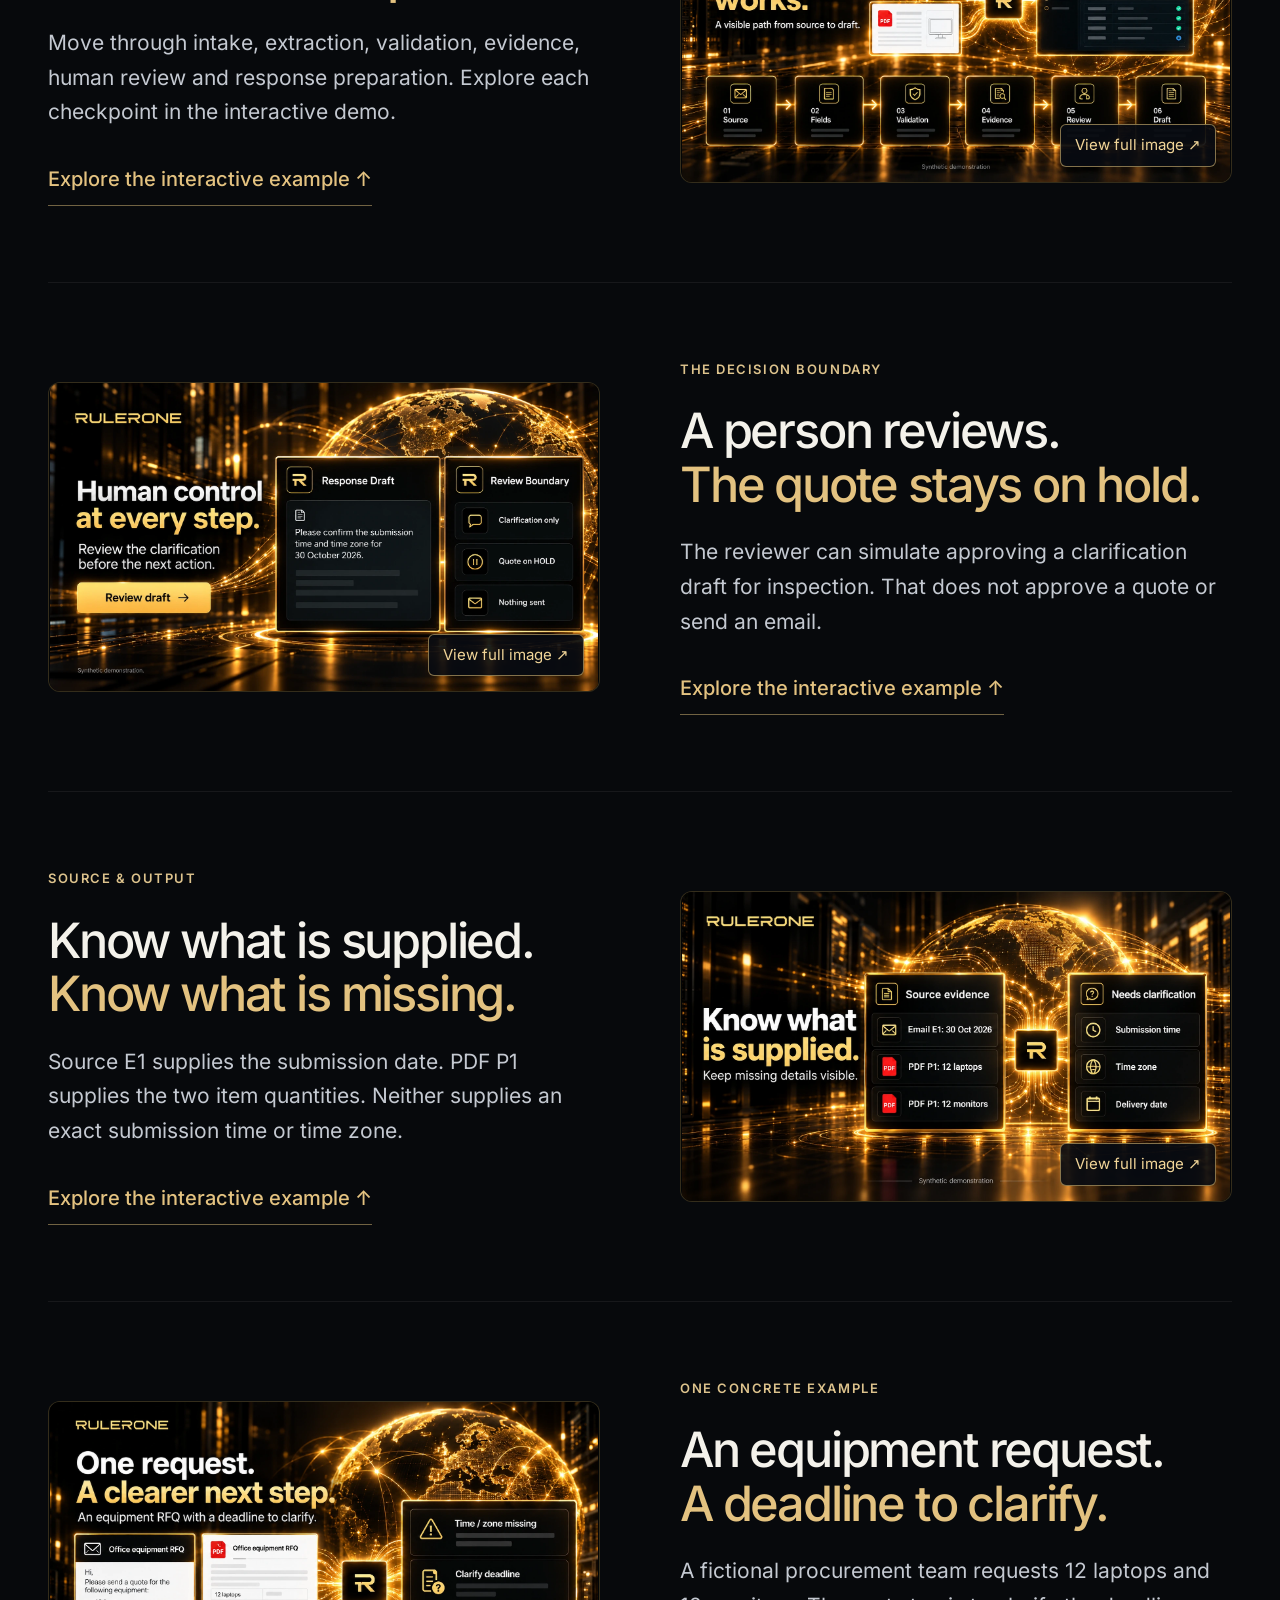
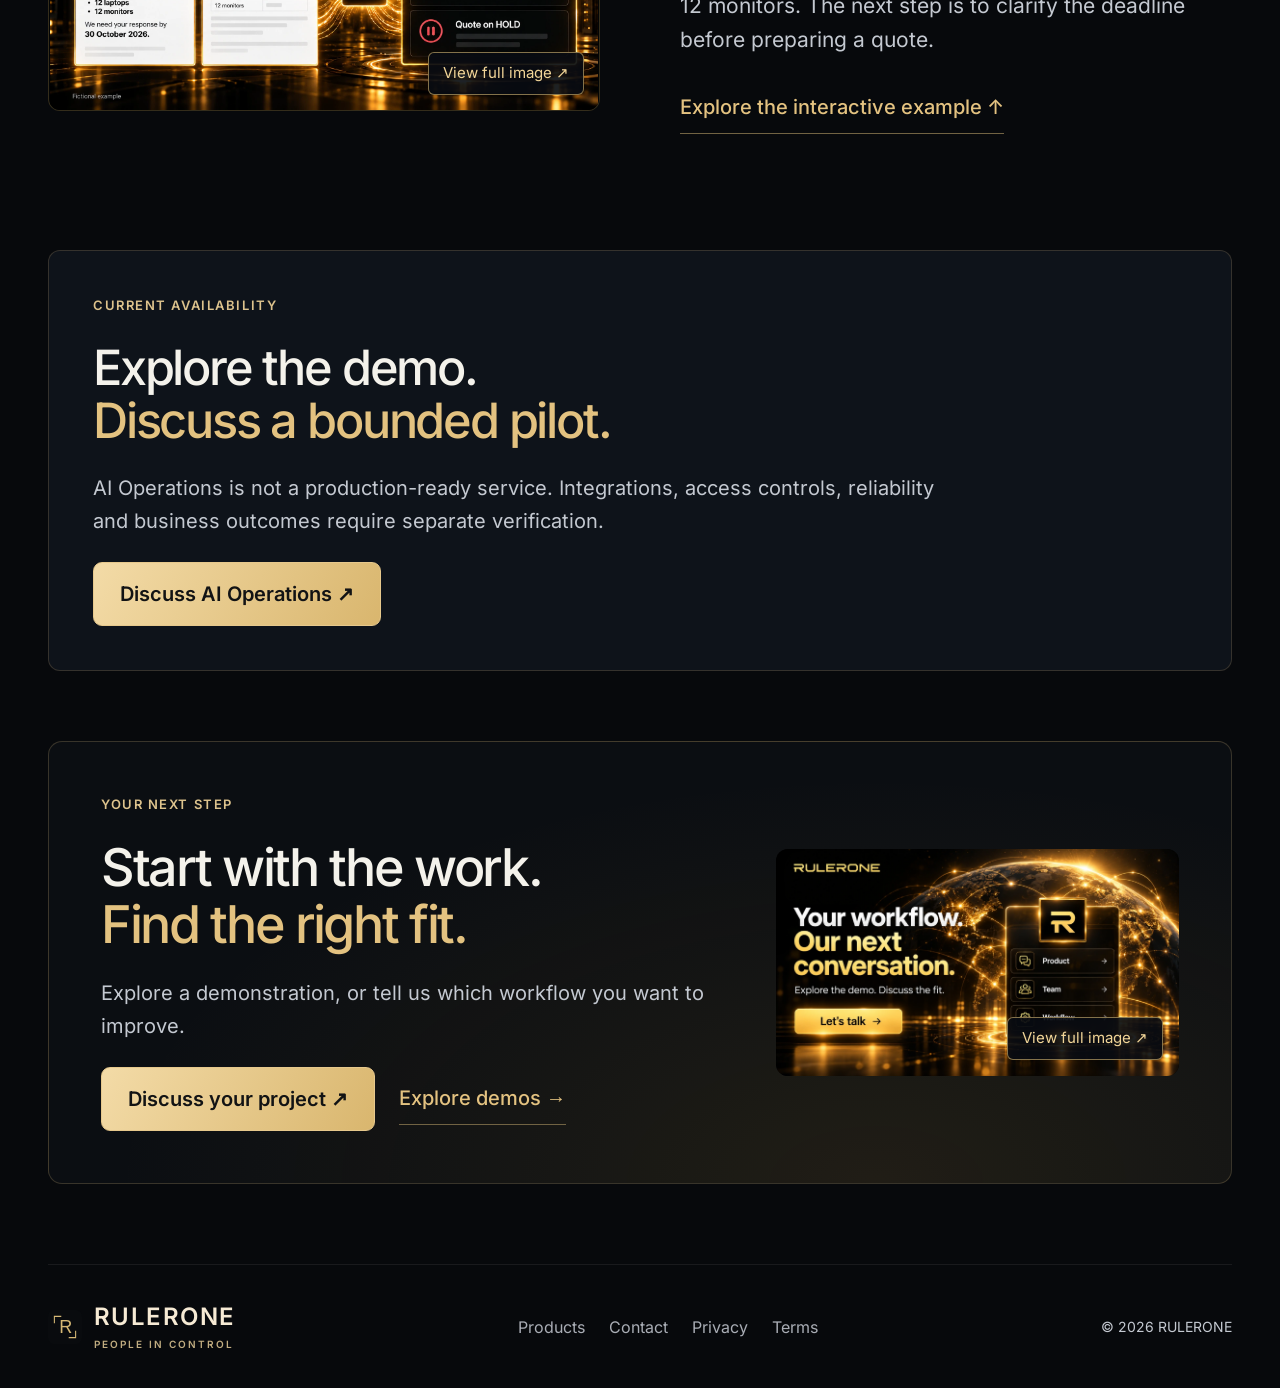
<file: ai-operations.html>
<!doctype html><html lang="en"><head><meta charset="utf-8"><meta name="viewport" content="width=device-width,initial-scale=1"><title>AI Operations · RULERONE</title><meta name="description" content="Explore human-controlled RFQ review with a synthetic interactive demonstration."><link rel="canonical" href="https://rulerone.com/ai-operations"><meta property="og:title" content="AI Operations · RULERONE"><meta property="og:description" content="Explore human-controlled RFQ review with a synthetic interactive demonstration."><meta property="og:url" content="https://rulerone.com/ai-operations"><meta property="og:type" content="website"><meta property="og:image" content="https://rulerone.com/rulerone-v3/cinematic-frames/01-Brand-Hero.png"><meta name="twitter:card" content="summary_large_image"><link rel="icon" href="/rulerone-v3/brand.svg"><link rel="preload" as="font" type="font/woff2" crossorigin href="/rulerone-v3/inter.woff2"><link rel="stylesheet" href="/rulerone-v3/v26.css"><script src="/rulerone-v3/v26.js" defer></script><link rel="stylesheet" href="/rulerone-v3/marketing.css"><script src="/rulerone-v3/marketing.js" defer></script></head><body class="mp-page mp-operations"><a class="skip" href="#main">Skip to content</a><header class="mp-nav wrap"><a class="mp-brand" href="/" aria-label="RULERONE home"><img src="/rulerone-v3/brand.svg" width="42" height="42" alt=""><span>RULERONE<small>CLARITY / CONTROL</small></span></a><nav aria-label="Main navigation"><a href="/products">Products</a><a href="/solutions">Solutions</a><a href="/demos">Demos</a><a href="/about">About</a></nav><a class="button" href="/contact">Let's talk <span aria-hidden="true">↗</span></a></header><main id="main" tabindex="-1"><section class="wrap mp-hero"><div><p class="eyebrow">RULERONE / AI OPERATIONS</p><h1>RFQ review.<br><em>With human control.</em></h1><p class="lede">Turn a scattered request into a clear review path. Explore source-backed fields, visible exceptions and a draft a person can inspect.</p><div class="actions"><a class="button" href="#sample">Explore RFQ demo ↓</a><a class="text-link" href="/contact?product=ai-operations">Discuss your workflow ↗</a></div><p class="mp-note">Synthetic demonstration. No live AI or production service.</p></div><figure><a class="mp-image-link" href="/rulerone-v3/cinematic-frames/07-AI-Operations-Hero.png" target="_blank" rel="noopener" aria-label="View full image: AI Operations demo: email and PDF request, structured fields and human review"><img class="mp-image" src="/rulerone-v3/cinematic-frames/07-AI-Operations-Hero.webp" width="1672" height="941" alt="AI Operations demo: email and PDF request, structured fields and human review" loading="eager" fetchpriority="high"></a></figure></section><section id="sample" class="wrap section rfq-demo"><div class="section-head"><div><p class="eyebrow">THE RFQ REVIEW DEMONSTRATION</p><h2>From incoming request<br>to a reviewable response.</h2></div><p>For procurement and operations teams evaluating how requests could become structured work.</p></div><div class="demo-boundary"><strong>SYNTHETIC, BROWSER-ONLY DEMO</strong><span>Fixed examples · no live AI · no uploads · no sending · no data stored</span></div><div class="workflow-shell"><div class="workflow-top"><span>DEMO-001 / OFFICE EQUIPMENT</span><span class="pill">QUOTE ON HOLD</span></div><div class="workflow-tabs" role="tablist" aria-label="Six RFQ review checkpoints"><button id="wf-tab-0" role="tab" aria-controls="wf-panel" aria-selected="true" tabindex="0" data-step="0"><span>01</span>Incoming email / PDF</button><button id="wf-tab-1" role="tab" aria-controls="wf-panel" aria-selected="false" tabindex="-1" data-step="1"><span>02</span>Structured extraction</button><button id="wf-tab-2" role="tab" aria-controls="wf-panel" aria-selected="false" tabindex="-1" data-step="2"><span>03</span>Validation</button><button id="wf-tab-3" role="tab" aria-controls="wf-panel" aria-selected="false" tabindex="-1" data-step="3"><span>04</span>Evidence / traceability</button><button id="wf-tab-4" role="tab" aria-controls="wf-panel" aria-selected="false" tabindex="-1" data-step="4"><span>05</span>Human approval</button><button id="wf-tab-5" role="tab" aria-controls="wf-panel" aria-selected="false" tabindex="-1" data-step="5"><span>06</span>Response / audit</button></div><div class="workflow-body"><aside class="rfq-source" aria-label="Synthetic request source"><p class="eyebrow">SOURCE / ALWAYS IN VIEW</p><div class="source-email"><span class="source-tag">EMAIL · E1</span><h3>Office equipment RFQ</h3><dl><div><dt>From</dt><dd>procurement@northline.example</dd></div><div><dt>To</dt><dd>sales@supplier.example</dd></div></dl><p>Please quote the equipment in the attached specification. Offers invited by <strong>30 October 2026.</strong></p><p class="attachment">↳ DEMO-001-specification.pdf</p></div><details class="pdf-source" open><summary>Attached PDF · P1</summary><p class="source-tag">TEXT FIXTURE · NOT A LIVE PDF PARSER</p><table><caption>Office equipment specification</caption><thead><tr><th scope="col">Item</th><th scope="col">Quantity</th></tr></thead><tbody><tr><td>Laptop</td><td>12 units</td></tr><tr><td>Monitor</td><td>12 units</td></tr></tbody></table><p>Delivery date and exact submission time are not specified.</p></details><p class="source-disclaimer">All organisations, addresses and case details here are fictional.</p></aside><div id="wf-panel" role="tabpanel" aria-labelledby="wf-tab-0" tabindex="0"><p>A fictional procurement team asks for a quote. The email and attached PDF stay visible beside every checkpoint.</p><dl class="field-list"><div><dt>Case</dt><dd>DEMO-001 · synthetic</dd></div><div><dt>Channel</dt><dd>Email + attached PDF</dd></div><div><dt>Input</dt><dd>Fixed fixture — no upload or live parsing</dd></div></dl></div></div><div class="workflow-bottom"><p id="wf-status" role="status" aria-live="polite">1 of 6 · Incoming email</p><div class="actions"><button id="wf-reset" class="button outline">Reset demo</button><button id="wf-next" class="button">Next checkpoint →</button></div></div></div><template id="wf-stage-0"><p class="eyebrow">01 / INCOMING EMAIL</p><h3>A request, with its source intact.</h3><p>A fictional procurement team asks for a quote. The email and attached PDF stay visible beside every checkpoint.</p><dl class="field-list"><div><dt>Case</dt><dd>DEMO-001 · synthetic</dd></div><div><dt>Channel</dt><dd>Email + attached PDF</dd></div><div><dt>Input</dt><dd>Fixed fixture — no upload or live parsing</dd></div></dl></template><template id="wf-stage-1"><p class="eyebrow">02 / STRUCTURED EXTRACTION</p><h3>Fields you can trace back.</h3><p>These values are predefined for the demonstration. Source references explain where each field comes from.</p><div class="table-scroll"><table><caption>Illustrative structured extraction</caption><thead><tr><th scope="col">Field</th><th scope="col">Value</th><th scope="col">Source</th></tr></thead><tbody><tr><th scope="row">Laptop quantity</th><td>12 units</td><td>PDF · P1</td></tr><tr><th scope="row">Monitor quantity</th><td>12 units</td><td>PDF · P1</td></tr><tr><th scope="row">Submission date</th><td>30 Oct 2026</td><td>Email · E1</td></tr><tr><th scope="row">Deadline time</th><td>Not supplied</td><td>Email · E1</td></tr><tr><th scope="row">Time zone</th><td>Not supplied</td><td>Email · E1</td></tr></tbody></table></div></template><template id="wf-stage-2"><p class="eyebrow">03 / VALIDATION</p><h3>A date is not a complete deadline.</h3><p>The request contains quantities and a date, but no exact time or time zone. A quote must stay on hold until the requester clarifies the deadline.</p><div class="exception-card"><strong>REVIEW REQUIRED</strong><ul><li>Deadline time missing</li><li>Time zone missing</li></ul><p>No missing value is guessed. No confidence or accuracy score is claimed.</p></div></template><template id="wf-stage-3"><p class="eyebrow">04 / EVIDENCE AND TRACEABILITY</p><h3>Every field has a reference.</h3><p>The evidence map keeps predefined values tied to the fictional source. No live extraction confidence or accuracy is claimed.</p><table><caption>Illustrative field lineage</caption><thead><tr><th scope="col">Finding</th><th scope="col">Evidence</th></tr></thead><tbody><tr><th scope="row">12 laptops / 12 monitors</th><td>PDF P1 · specification rows</td></tr><tr><th scope="row">30 Oct 2026 deadline</th><td>Email E1 · “Offers invited by”</td></tr><tr><th scope="row">Time / zone absent</th><td>Email E1 and PDF P1 provide no value</td></tr></tbody></table><p class="scope-note">Fixture version DEMO-001/v1 · evidence IDs E1/P1. References illustrate traceability; no customer case or persistent record exists.</p></template><template id="wf-stage-4"><p class="eyebrow">05 / HUMAN APPROVAL</p><h3>A person chooses the next action.</h3><p>Review the source and exception. Approve a clarification draft for inspection; this does not approve a quote or contact anyone.</p><dl class="field-list"><div><dt>Quote decision</dt><dd>HOLD — deadline incomplete</dd></div><div><dt>Proposed action</dt><dd>Ask for exact time and time zone</dd></div></dl><button id="simulate-review" class="button">Simulate approval of clarification draft</button><p id="review-state" role="status" aria-live="polite">No simulated review recorded yet.</p></template><template id="wf-stage-5"><p class="eyebrow">06 / RESPONSE PREPARATION AND AUDIT</p><h3>Prepare a clarification, not a promise.</h3><p id="draft-gate" class="scope-note">Complete the simulated human review to inspect the prepared draft.</p><div id="clarification-draft" hidden><span class="pill">SYNTHETIC DRAFT · SENDING DISABLED</span><pre>Subject: DEMO-001 — deadline clarification

Thank you for your request for 12 laptops and 12 monitors.
Please confirm the exact submission time and time zone
for the 30 October 2026 deadline.

We have not committed to a price, availability or delivery date.</pre><p>Fixed illustrative text. No email, quote or approval is sent.</p></div><hr class="audit-divider"><p class="eyebrow">ILLUSTRATIVE AUDIT</p><h3>The review path stays explainable.</h3><p>An illustrative timeline links the source, fields, exception and draft. This is temporary browser state; no audit record is stored.</p><ol class="audit-trail"><li><span>01 / SOURCE</span><p>DEMO-001 · Email E1 + PDF P1 received in the fixture.</p></li><li><span>02 / FIELDS</span><p>12 laptops · 12 monitors · 30 Oct 2026. Predefined values.</p></li><li><span>03 / VALIDATION</span><p>Missing deadline time and time zone. Quote on HOLD.</p></li><li><span>04 / HUMAN REVIEW</span><p id="audit-review">Not simulated yet.</p></li><li><span>05 / RESPONSE</span><p id="audit-response">Clarification draft awaits simulated review.</p></li></ol><p class="scope-note">No persistent audit, real approval or external side effect is created.</p></template><noscript><div class="nojs"><h3>Six fixed checkpoints</h3><ol><li>Incoming email and PDF fixture.</li><li>Predefined fields: 12 laptops, 12 monitors, 30 Oct 2026.</li><li>Validation: exact time and time zone are missing.</li><li>Evidence E1/P1 connects each field to its source.</li><li>A reviewer considers approving a clarification draft; quote stays on hold.</li><li>Prepared clarification and illustrative audit; nothing sent or stored.</li></ol></div></noscript></section><section class="wrap mp-split mp-section"><figure><a class="mp-image-link" href="/rulerone-v3/cinematic-frames/08-Interface-Overview.png" target="_blank" rel="noopener" aria-label="View full image: The demonstration keeps the fictional email and PDF beside the extracted fields. The exact submission time and time zone remain visibly missing."><img class="mp-image" src="/rulerone-v3/cinematic-frames/08-Interface-Overview.webp" width="1672" height="941" alt="The demonstration keeps the fictional email and PDF beside the extracted fields. The exact submission time and time zone remain visibly missing." loading="lazy"></a></figure><div><p class="eyebrow">THE REVIEW DESK</p><h2>The request and the context.<br><em>In one place.</em></h2><p>The demonstration keeps the fictional email and PDF beside the extracted fields. The exact submission time and time zone remain visibly missing.</p><a class="text-link" href="#sample">Explore the interactive example ↑</a></div></section><section class="wrap mp-split mp-section mp-reverse"><figure><a class="mp-image-link" href="/rulerone-v3/cinematic-frames/09-Workflow.png" target="_blank" rel="noopener" aria-label="View full image: Move through intake, extraction, validation, evidence, human review and response preparation. Explore each checkpoint in the interactive demo."><img class="mp-image" src="/rulerone-v3/cinematic-frames/09-Workflow.webp" width="1672" height="941" alt="Move through intake, extraction, validation, evidence, human review and response preparation. Explore each checkpoint in the interactive demo." loading="lazy"></a></figure><div><p class="eyebrow">SIX CHECKPOINTS</p><h2>From source to draft.<br><em>A visible review path.</em></h2><p>Move through intake, extraction, validation, evidence, human review and response preparation. Explore each checkpoint in the interactive demo.</p><a class="text-link" href="#sample">Explore the interactive example ↑</a></div></section><section class="wrap mp-split mp-section"><figure><a class="mp-image-link" href="/rulerone-v3/cinematic-frames/10-Human-Review.png" target="_blank" rel="noopener" aria-label="View full image: The reviewer can simulate approving a clarification draft for inspection. That does not approve a quote or send an email."><img class="mp-image" src="/rulerone-v3/cinematic-frames/10-Human-Review.webp" width="1672" height="941" alt="The reviewer can simulate approving a clarification draft for inspection. That does not approve a quote or send an email." loading="lazy"></a></figure><div><p class="eyebrow">THE DECISION BOUNDARY</p><h2>A person reviews.<br><em>The quote stays on hold.</em></h2><p>The reviewer can simulate approving a clarification draft for inspection. That does not approve a quote or send an email.</p><a class="text-link" href="#sample">Explore the interactive example ↑</a></div></section><section class="wrap mp-split mp-section mp-reverse"><figure><a class="mp-image-link" href="/rulerone-v3/cinematic-frames/11-Output-Evidence.png" target="_blank" rel="noopener" aria-label="View full image: Source E1 supplies the submission date. PDF P1 supplies the two item quantities. Neither supplies an exact submission time or time zone."><img class="mp-image" src="/rulerone-v3/cinematic-frames/11-Output-Evidence.webp" width="1672" height="941" alt="Source E1 supplies the submission date. PDF P1 supplies the two item quantities. Neither supplies an exact submission time or time zone." loading="lazy"></a></figure><div><p class="eyebrow">SOURCE & OUTPUT</p><h2>Know what is supplied.<br><em>Know what is missing.</em></h2><p>Source E1 supplies the submission date. PDF P1 supplies the two item quantities. Neither supplies an exact submission time or time zone.</p><a class="text-link" href="#sample">Explore the interactive example ↑</a></div></section><section class="wrap mp-split mp-section"><figure><a class="mp-image-link" href="/rulerone-v3/cinematic-frames/12-Customer-Scenario.png" target="_blank" rel="noopener" aria-label="View full image: A fictional procurement team requests 12 laptops and 12 monitors. The next step is to clarify the deadline before preparing a quote."><img class="mp-image" src="/rulerone-v3/cinematic-frames/12-Customer-Scenario.webp" width="1672" height="941" alt="A fictional procurement team requests 12 laptops and 12 monitors. The next step is to clarify the deadline before preparing a quote." loading="lazy"></a></figure><div><p class="eyebrow">ONE CONCRETE EXAMPLE</p><h2>An equipment request.<br><em>A deadline to clarify.</em></h2><p>A fictional procurement team requests 12 laptops and 12 monitors. The next step is to clarify the deadline before preparing a quote.</p><a class="text-link" href="#sample">Explore the interactive example ↑</a></div></section><section id="status" class="wrap mp-status"><p class="eyebrow">CURRENT AVAILABILITY</p><h2>Explore the demo.<br><em>Discuss a bounded pilot.</em></h2><p>AI Operations is not a production-ready service. Integrations, access controls, reliability and business outcomes require separate verification.</p><a class="button" href="/contact?product=ai-operations">Discuss AI Operations ↗</a></section><section class="wrap mp-cta"><div><p class="eyebrow">YOUR NEXT STEP</p><h2>Start with the work.<br><em>Find the right fit.</em></h2><p>Explore a demonstration, or tell us which workflow you want to improve.</p><div class="actions"><a class="button" href="/contact">Discuss your project ↗</a><a class="text-link" href="/demos">Explore demos →</a></div></div><a class="mp-image-link" href="/rulerone-v3/cinematic-frames/06-Demo-Contact.png" target="_blank" rel="noopener" aria-label="View full image: Choose a product and start a conversation"><img class="mp-image" src="/rulerone-v3/cinematic-frames/06-Demo-Contact.webp" width="1672" height="941" alt="Choose a product and start a conversation" loading="lazy"></a></section></main><footer class="mp-footer wrap"><a class="mp-brand" href="/"><img src="/rulerone-v3/brand.svg" width="34" height="34" alt=""><span>RULERONE<small>PEOPLE IN CONTROL</small></span></a><div><a href="/products">Products</a><a href="/contact">Contact</a><a href="/privacy">Privacy</a><a href="/terms">Terms</a></div><p>© 2026 RULERONE</p></footer></body></html>
</file>
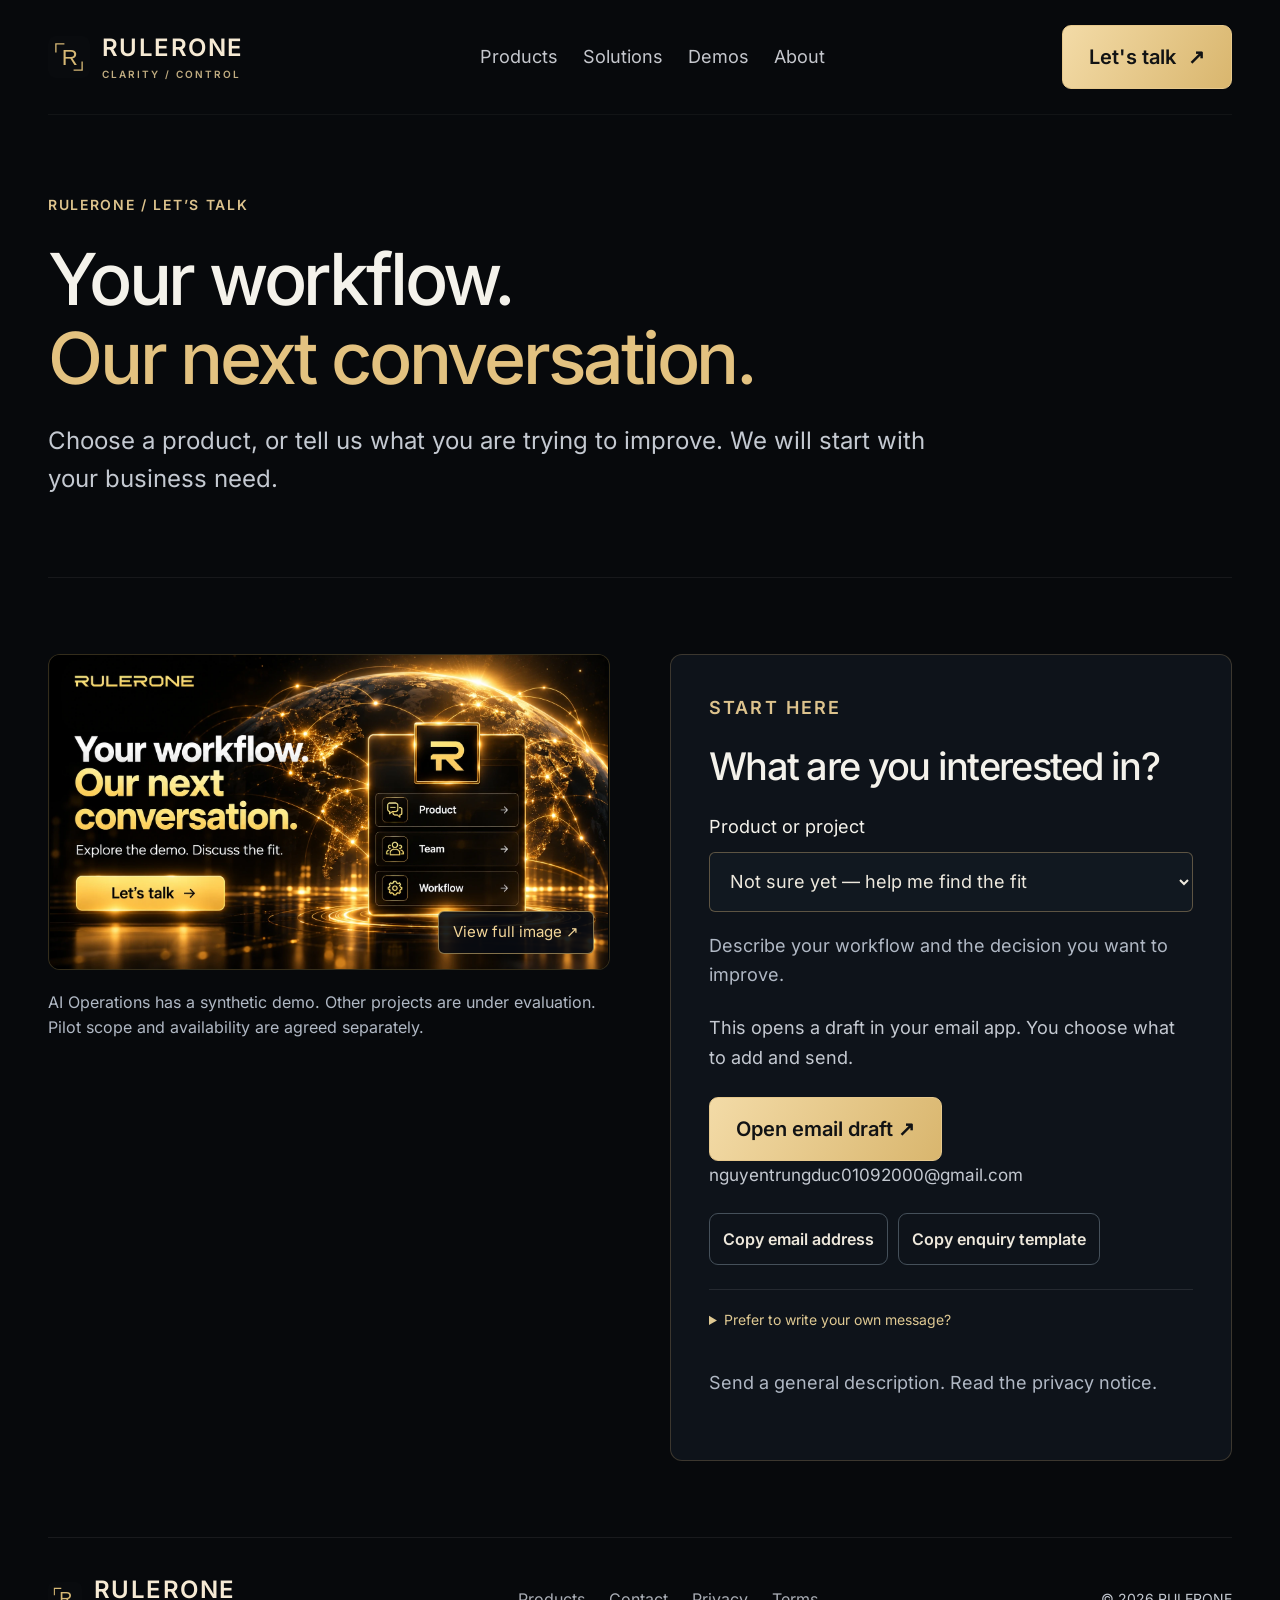
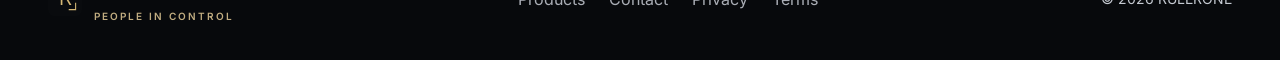
<file: contact.html>
<!doctype html><html lang="en"><head><meta charset="utf-8"><meta name="viewport" content="width=device-width,initial-scale=1"><title>Discuss your project · RULERONE</title><meta name="description" content="Choose a RULERONE product or project and start a conversation by email."><link rel="canonical" href="https://rulerone.com/contact"><meta property="og:title" content="Discuss your project · RULERONE"><meta property="og:description" content="Choose a RULERONE product or project and start a conversation by email."><meta property="og:url" content="https://rulerone.com/contact"><meta property="og:type" content="website"><meta property="og:image" content="https://rulerone.com/rulerone-v3/cinematic-frames/01-Brand-Hero.png"><meta name="twitter:card" content="summary_large_image"><link rel="icon" href="/rulerone-v3/brand.svg"><link rel="preload" as="font" type="font/woff2" crossorigin href="/rulerone-v3/inter.woff2"><link rel="stylesheet" href="/rulerone-v3/marketing.css"><script src="/rulerone-v3/marketing.js" defer></script></head><body class="mp-page"><a class="skip" href="#main">Skip to content</a><header class="mp-nav wrap"><a class="mp-brand" href="/" aria-label="RULERONE home"><img src="/rulerone-v3/brand.svg" width="42" height="42" alt=""><span>RULERONE<small>CLARITY / CONTROL</small></span></a><nav aria-label="Main navigation"><a href="/products">Products</a><a href="/solutions">Solutions</a><a href="/demos">Demos</a><a href="/about">About</a></nav><a class="button" href="/contact">Let's talk <span aria-hidden="true">↗</span></a></header><main id="main" tabindex="-1"><section class="wrap mp-intro"><p class="eyebrow">RULERONE / LET’S TALK</p><h1>Your workflow.<br><em>Our next conversation.</em></h1><p class="lede">Choose a product, or tell us what you are trying to improve. We will start with your business need.</p></section><section class="wrap mp-contact-grid mp-section"><div><a class="mp-image-link" href="/rulerone-v3/cinematic-frames/06-Demo-Contact.png" target="_blank" rel="noopener" aria-label="View full image: Choose your product and outline the workflow challenge"><img class="mp-image" src="/rulerone-v3/cinematic-frames/06-Demo-Contact.webp" width="1672" height="941" alt="Choose your product and outline the workflow challenge" loading="lazy"></a><p class="mp-note">AI Operations has a synthetic demo. Other projects are under evaluation. Pilot scope and availability are agreed separately.</p></div><section class="mp-contact-card inquiry-card" aria-labelledby="contact-title"><p class="eyebrow">START HERE</p><h2 id="contact-title">What are you interested in?</h2><label for="product-interest">Product or project</label><select id="product-interest"><option value="">Not sure yet — help me find the fit</option><option value="ai-operations">AI Operations — Interactive demo</option><option value="revenue-firewall">Revenue Firewall — Concept</option><option value="labs">Labs — Exploration</option></select><p id="product-context" class="mp-note">Describe your workflow and the decision you want to improve.</p><p>This opens a draft in your email app. You choose what to add and send.</p><a id="product-email" class="button" href="mailto:nguyentrungduc01092000@gmail.com?subject=RULERONE%20project%20discussion&amp;body=Hello%20RULERONE%20team%2C%0A%0AProduct%20%2F%20project%3A%20Not%20sure%20yet%0ATeam%20%2F%20role%3A%0AWorkflow%20challenge%3A%0A%0AI%20would%20like%20to%20discuss%20the%20fit%20and%20current%20availability.">Open email draft ↗</a><p class="email-address">nguyentrungduc01092000@gmail.com</p><div class="copy-actions"><button type="button" class="button outline" data-copy="email">Copy email address</button><button type="button" class="button outline" data-copy="brief">Copy enquiry template</button></div><p class="copy-feedback" role="status" aria-live="polite"></p><details><summary>Prefer to write your own message?</summary><pre class="enquiry-template">Hello RULERONE team,

Product / project: Not sure yet
Team / role:
Workflow challenge:

I would like to discuss the fit and current availability.</pre></details><p class="mp-note">Send a general description. <a href="/privacy">Read the privacy notice.</a></p><noscript><p>Include the product name in your email; the draft defaults to a general enquiry.</p></noscript></section></section></main><footer class="mp-footer wrap"><a class="mp-brand" href="/"><img src="/rulerone-v3/brand.svg" width="34" height="34" alt=""><span>RULERONE<small>PEOPLE IN CONTROL</small></span></a><div><a href="/products">Products</a><a href="/contact">Contact</a><a href="/privacy">Privacy</a><a href="/terms">Terms</a></div><p>© 2026 RULERONE</p></footer></body></html>
</file>
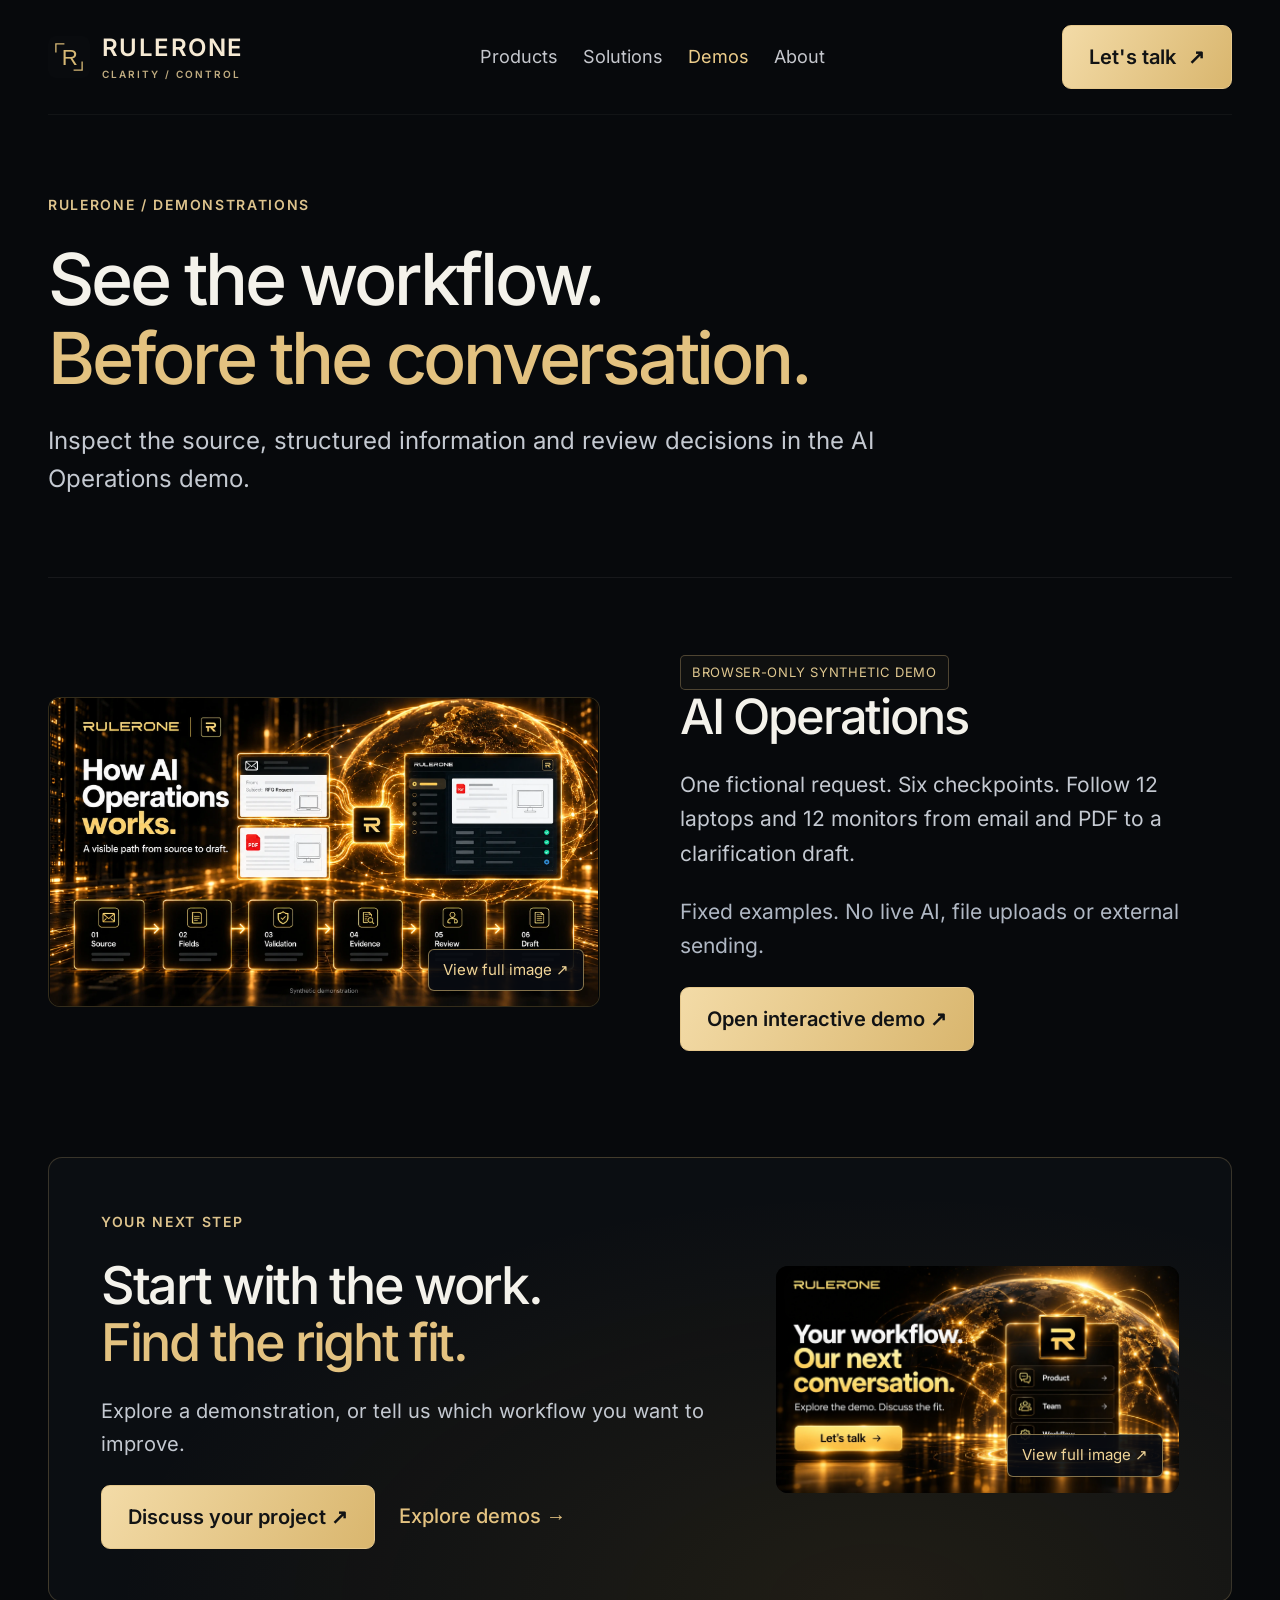
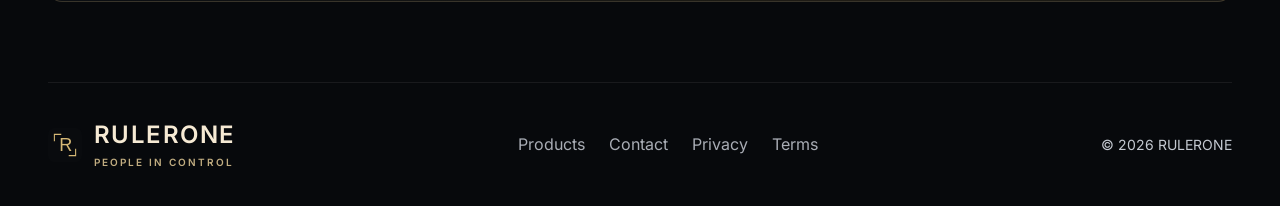
<file: demos.html>
<!doctype html><html lang="en"><head><meta charset="utf-8"><meta name="viewport" content="width=device-width,initial-scale=1"><title>Demos · RULERONE</title><meta name="description" content="Explore the interactive AI Operations RFQ demonstration."><link rel="canonical" href="https://rulerone.com/demos"><meta property="og:title" content="Demos · RULERONE"><meta property="og:description" content="Explore the interactive AI Operations RFQ demonstration."><meta property="og:url" content="https://rulerone.com/demos"><meta property="og:type" content="website"><meta property="og:image" content="https://rulerone.com/rulerone-v3/cinematic-frames/01-Brand-Hero.png"><meta name="twitter:card" content="summary_large_image"><link rel="icon" href="/rulerone-v3/brand.svg"><link rel="preload" as="font" type="font/woff2" crossorigin href="/rulerone-v3/inter.woff2"><link rel="stylesheet" href="/rulerone-v3/marketing.css"><script src="/rulerone-v3/marketing.js" defer></script></head><body class="mp-page"><a class="skip" href="#main">Skip to content</a><header class="mp-nav wrap"><a class="mp-brand" href="/" aria-label="RULERONE home"><img src="/rulerone-v3/brand.svg" width="42" height="42" alt=""><span>RULERONE<small>CLARITY / CONTROL</small></span></a><nav aria-label="Main navigation"><a href="/products">Products</a><a href="/solutions">Solutions</a><a href="/demos" aria-current="page">Demos</a><a href="/about">About</a></nav><a class="button" href="/contact">Let's talk <span aria-hidden="true">↗</span></a></header><main id="main" tabindex="-1"><section class="wrap mp-intro"><p class="eyebrow">RULERONE / DEMONSTRATIONS</p><h1>See the workflow.<br><em>Before the conversation.</em></h1><p class="lede">Inspect the source, structured information and review decisions in the AI Operations demo.</p></section><section class="wrap mp-split mp-section"><figure><a class="mp-image-link" href="/rulerone-v3/cinematic-frames/09-Workflow.png" target="_blank" rel="noopener" aria-label="View full image: Six RFQ checkpoints from incoming request to response and audit"><img class="mp-image" src="/rulerone-v3/cinematic-frames/09-Workflow.webp" width="1672" height="941" alt="Six RFQ checkpoints from incoming request to response and audit" loading="lazy"></a></figure><div><span class="pill">BROWSER-ONLY SYNTHETIC DEMO</span><h2>AI Operations</h2><p>One fictional request. Six checkpoints. Follow 12 laptops and 12 monitors from email and PDF to a clarification draft.</p><p class="mp-note">Fixed examples. No live AI, file uploads or external sending.</p><a class="button" href="/ai-operations#sample">Open interactive demo ↗</a></div></section><section class="wrap mp-cta"><div><p class="eyebrow">YOUR NEXT STEP</p><h2>Start with the work.<br><em>Find the right fit.</em></h2><p>Explore a demonstration, or tell us which workflow you want to improve.</p><div class="actions"><a class="button" href="/contact">Discuss your project ↗</a><a class="text-link" href="/demos">Explore demos →</a></div></div><a class="mp-image-link" href="/rulerone-v3/cinematic-frames/06-Demo-Contact.png" target="_blank" rel="noopener" aria-label="View full image: Choose a product and start a conversation"><img class="mp-image" src="/rulerone-v3/cinematic-frames/06-Demo-Contact.webp" width="1672" height="941" alt="Choose a product and start a conversation" loading="lazy"></a></section></main><footer class="mp-footer wrap"><a class="mp-brand" href="/"><img src="/rulerone-v3/brand.svg" width="34" height="34" alt=""><span>RULERONE<small>PEOPLE IN CONTROL</small></span></a><div><a href="/products">Products</a><a href="/contact">Contact</a><a href="/privacy">Privacy</a><a href="/terms">Terms</a></div><p>© 2026 RULERONE</p></footer></body></html>
</file>
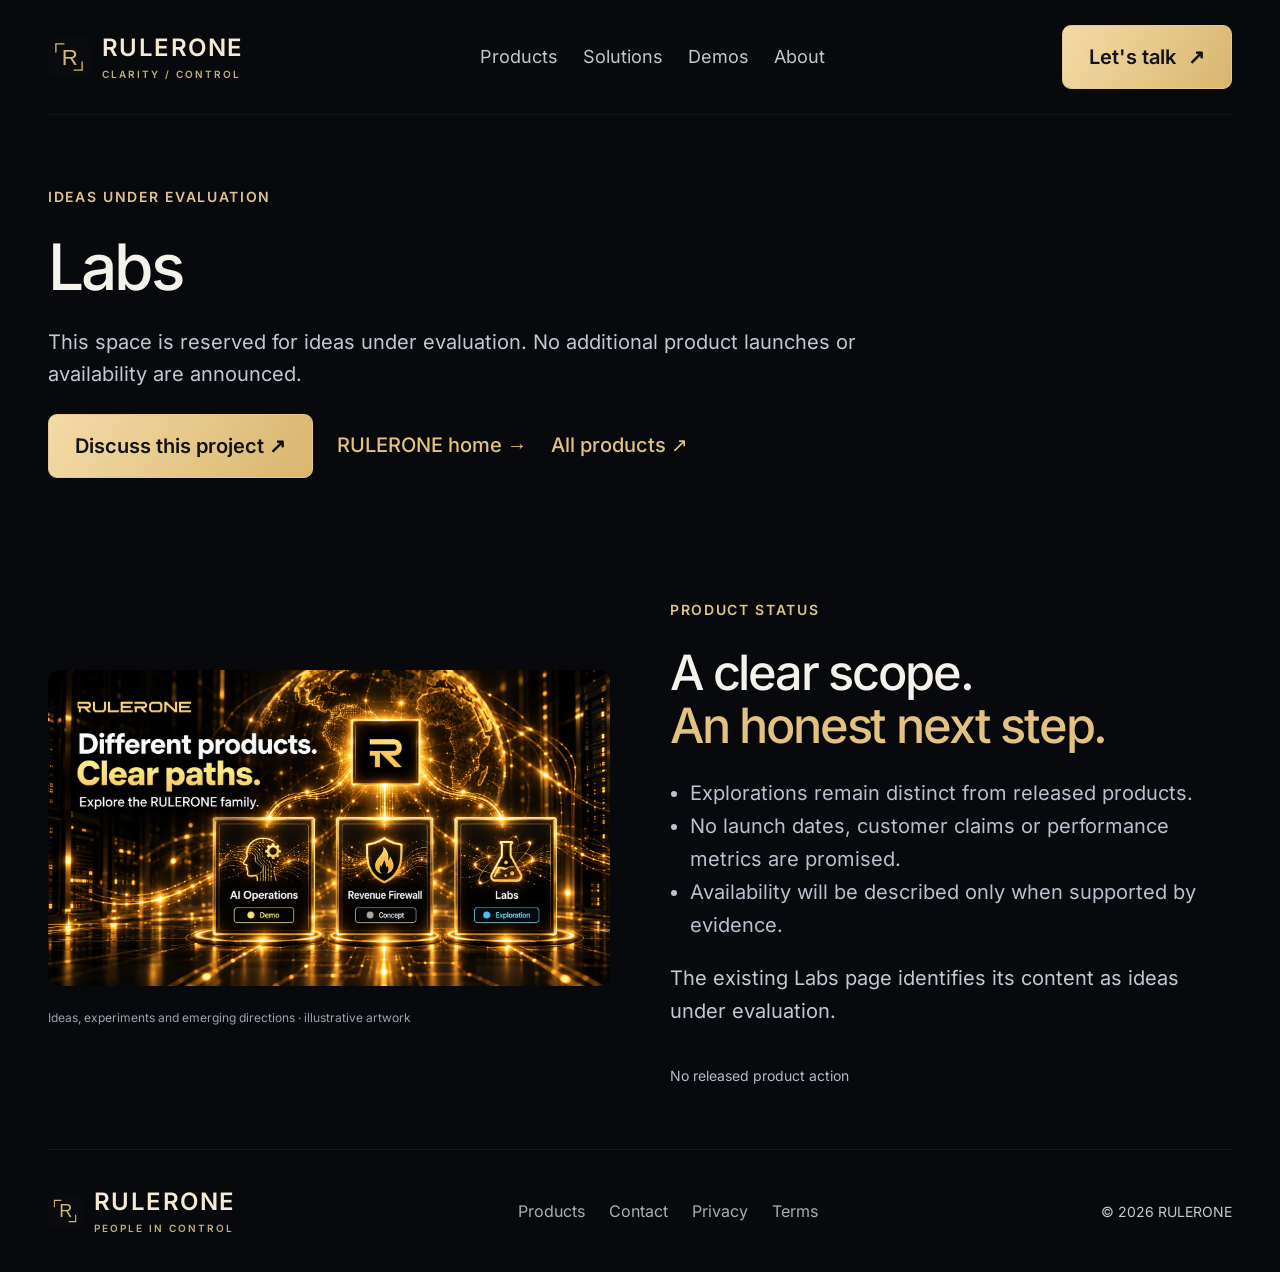
<file: labs.html>
<!doctype html><html lang="en"><head><meta charset="utf-8"><meta name="viewport" content="width=device-width,initial-scale=1"><title>Labs · RULERONE</title><meta name="description" content="This space is reserved for ideas under evaluation. No additional product launches or availability are announced."><link rel="canonical" href="https://rulerone.com/labs"><meta property="og:title" content="Labs · RULERONE"><meta property="og:description" content="This space is reserved for ideas under evaluation. No additional product launches or availability are announced."><meta property="og:url" content="https://rulerone.com/labs"><meta property="og:type" content="website"><meta property="og:image" content="https://rulerone.com/rulerone-v3/cinematic-frames/01-Brand-Hero.png"><meta name="twitter:card" content="summary_large_image"><link rel="icon" href="/rulerone-v3/brand.svg"><link rel="preload" as="font" type="font/woff2" crossorigin href="/rulerone-v3/inter.woff2"><link rel="stylesheet" href="/rulerone-v3/marketing.css"><script src="/rulerone-v3/marketing.js" defer></script></head><body class="mp-page"><a class="skip" href="#main">Skip to content</a><header class="mp-nav wrap"><a class="mp-brand" href="/" aria-label="RULERONE home"><img src="/rulerone-v3/brand.svg" width="42" height="42" alt=""><span>RULERONE<small>CLARITY / CONTROL</small></span></a><nav aria-label="Main navigation"><a href="/products">Products</a><a href="/solutions">Solutions</a><a href="/demos">Demos</a><a href="/about">About</a></nav><a class="button" href="/contact">Let's talk <span aria-hidden="true">↗</span></a></header><main id="main" tabindex="-1"><section class="wrap project-hero catalog-profile"><p class="eyebrow">IDEAS UNDER EVALUATION</p><h1>Labs</h1><p class="lede">This space is reserved for ideas under evaluation. No additional product launches or availability are announced.</p><div class="actions"><a class="button" href="/contact?product=labs">Discuss this project ↗</a><a class="text-link" href="/">RULERONE home →</a><a class="text-link" href="/products">All products ↗</a></div></section><section class="wrap profile-detail"><figure><img src="/rulerone-v3/cinematic-frames/02-Product-Ecosystem.webp" alt="RULERONE product family with Labs shown as exploration" width="1860" height="846" loading="lazy"><figcaption>Ideas, experiments and emerging directions · illustrative artwork</figcaption></figure><div><p class="eyebrow">PRODUCT STATUS</p><h2>A clear scope.<br><em>An honest next step.</em></h2><ul><li>Explorations remain distinct from released products.</li><li>No launch dates, customer claims or performance metrics are promised.</li><li>Availability will be described only when supported by evidence.</li></ul><p class="status-evidence">The existing Labs page identifies its content as ideas under evaluation.</p><span class="unavailable-action" aria-disabled="true">No released product action</span></div></section></main><footer class="mp-footer wrap"><a class="mp-brand" href="/"><img src="/rulerone-v3/brand.svg" width="34" height="34" alt=""><span>RULERONE<small>PEOPLE IN CONTROL</small></span></a><div><a href="/products">Products</a><a href="/contact">Contact</a><a href="/privacy">Privacy</a><a href="/terms">Terms</a></div><p>© 2026 RULERONE</p></footer></body></html>
</file>
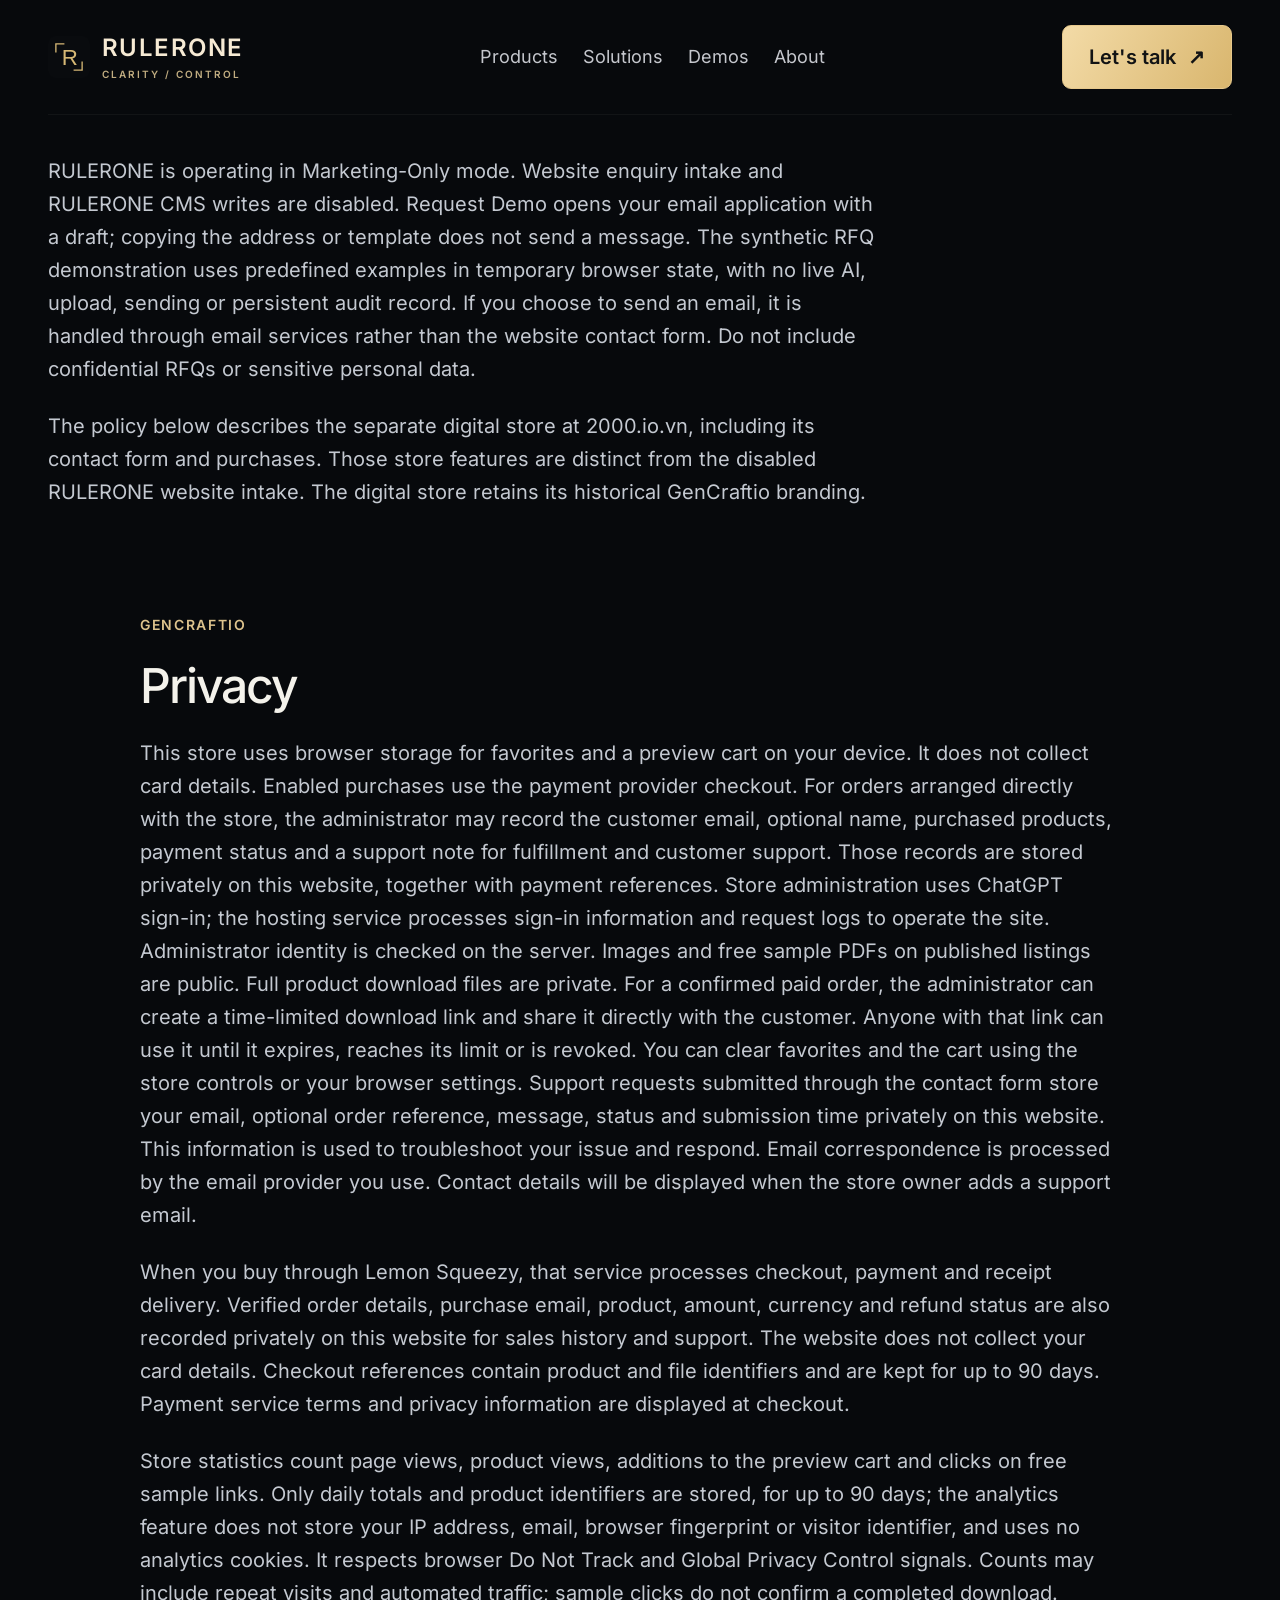
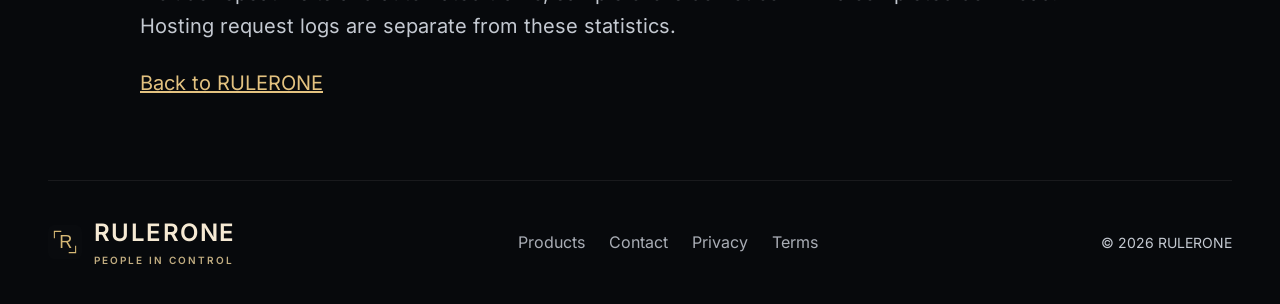
<file: privacy.html>
<!doctype html><html lang="en"><head><meta charset="utf-8"><meta name="viewport" content="width=device-width,initial-scale=1"><title>Privacy · RULERONE</title><meta name="description" content="Privacy information for RULERONE enquiries and the digital store."><link rel="canonical" href="https://rulerone.com/privacy"><meta property="og:title" content="Privacy · RULERONE"><meta property="og:description" content="Privacy information for RULERONE enquiries and the digital store."><meta property="og:url" content="https://rulerone.com/privacy"><meta property="og:type" content="website"><meta property="og:image" content="https://rulerone.com/rulerone-v3/cinematic-frames/01-Brand-Hero.png"><meta name="twitter:card" content="summary_large_image"><link rel="icon" href="/rulerone-v3/brand.svg"><link rel="preload" as="font" type="font/woff2" crossorigin href="/rulerone-v3/inter.woff2"><link rel="stylesheet" href="/rulerone-v3/marketing.css"><script src="/rulerone-v3/marketing.js" defer></script></head><body class="mp-page"><a class="skip" href="#main">Skip to content</a><header class="mp-nav wrap"><a class="mp-brand" href="/" aria-label="RULERONE home"><img src="/rulerone-v3/brand.svg" width="42" height="42" alt=""><span>RULERONE<small>CLARITY / CONTROL</small></span></a><nav aria-label="Main navigation"><a href="/products">Products</a><a href="/solutions">Solutions</a><a href="/demos">Demos</a><a href="/about">About</a></nav><a class="button" href="/contact">Let's talk <span aria-hidden="true">↗</span></a></header><main id="main" tabindex="-1"><section class="wrap section"><p>RULERONE is operating in Marketing-Only mode. Website enquiry intake and RULERONE CMS writes are disabled. Request Demo opens your email application with a draft; copying the address or template does not send a message. The synthetic RFQ demonstration uses predefined examples in temporary browser state, with no live AI, upload, sending or persistent audit record. If you choose to send an email, it is handled through email services rather than the website contact form. Do not include confidential RFQs or sensitive personal data.</p><p>The policy below describes the separate digital store at 2000.io.vn, including its contact form and purchases. Those store features are distinct from the disabled RULERONE website intake. The digital store retains its historical GenCraftio branding.</p></section><section class="info-page"><p class="eyebrow">GenCraftio</p><h1>Privacy</h1><p>This store uses browser storage for favorites and a preview cart on your device. It does not collect card details. Enabled purchases use the payment provider checkout. For orders arranged directly with the store, the administrator may record the customer email, optional name, purchased products, payment status and a support note for fulfillment and customer support. Those records are stored privately on this website, together with payment references. Store administration uses ChatGPT sign-in; the hosting service processes sign-in information and request logs to operate the site. Administrator identity is checked on the server. Images and free sample PDFs on published listings are public. Full product download files are private. For a confirmed paid order, the administrator can create a time-limited download link and share it directly with the customer. Anyone with that link can use it until it expires, reaches its limit or is revoked. You can clear favorites and the cart using the store controls or your browser settings. Support requests submitted through the contact form store your email, optional order reference, message, status and submission time privately on this website. This information is used to troubleshoot your issue and respond. Email correspondence is processed by the email provider you use. Contact details will be displayed when the store owner adds a support email.</p><p>When you buy through Lemon Squeezy, that service processes checkout, payment and receipt delivery. Verified order details, purchase email, product, amount, currency and refund status are also recorded privately on this website for sales history and support. The website does not collect your card details. Checkout references contain product and file identifiers and are kept for up to 90 days. Payment service terms and privacy information are displayed at checkout.</p><p>Store statistics count page views, product views, additions to the preview cart and clicks on free sample links. Only daily totals and product identifiers are stored, for up to 90 days; the analytics feature does not store your IP address, email, browser fingerprint or visitor identifier, and uses no analytics cookies. It respects browser Do Not Track and Global Privacy Control signals. Counts may include repeat visits and automated traffic; sample clicks do not confirm a completed download. Hosting request logs are separate from these statistics.</p><a href="/">Back to RULERONE</a></section></main><footer class="mp-footer wrap"><a class="mp-brand" href="/"><img src="/rulerone-v3/brand.svg" width="34" height="34" alt=""><span>RULERONE<small>PEOPLE IN CONTROL</small></span></a><div><a href="/products">Products</a><a href="/contact">Contact</a><a href="/privacy">Privacy</a><a href="/terms">Terms</a></div><p>© 2026 RULERONE</p></footer></body></html>
</file>
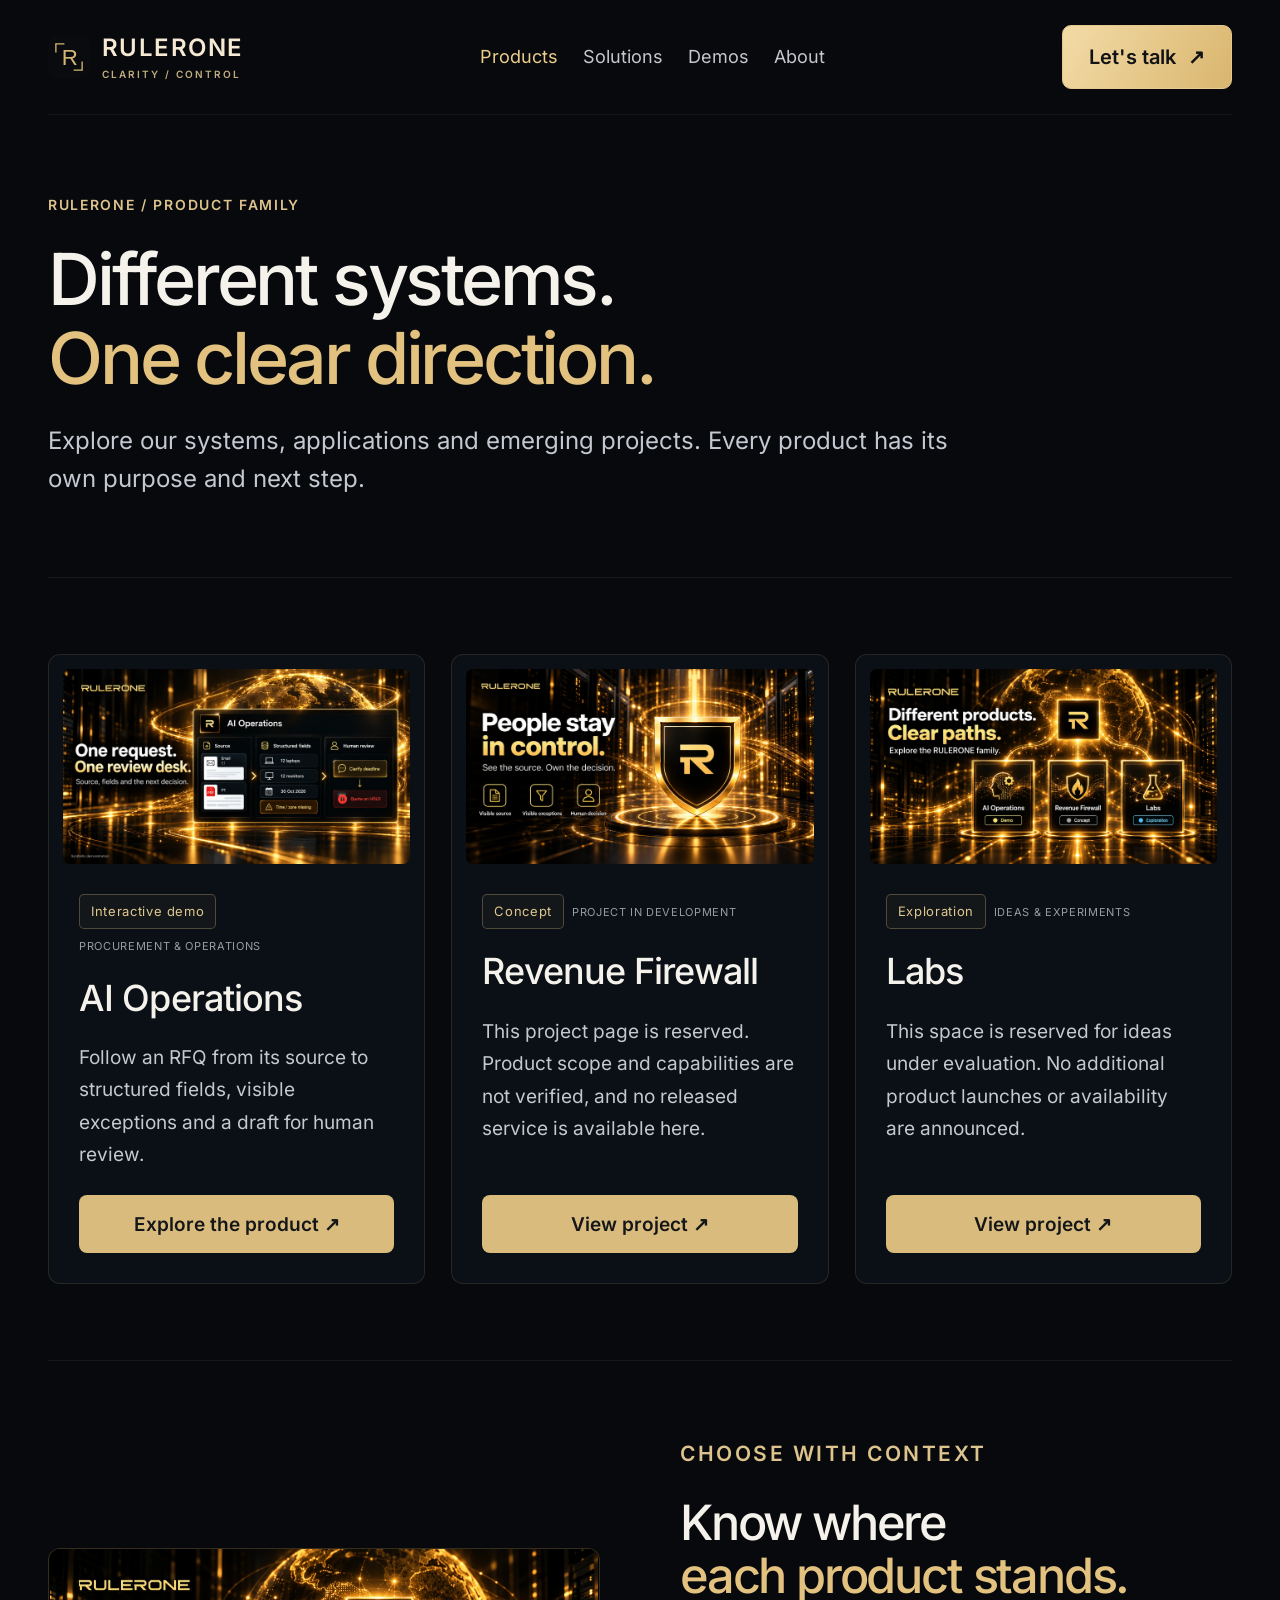
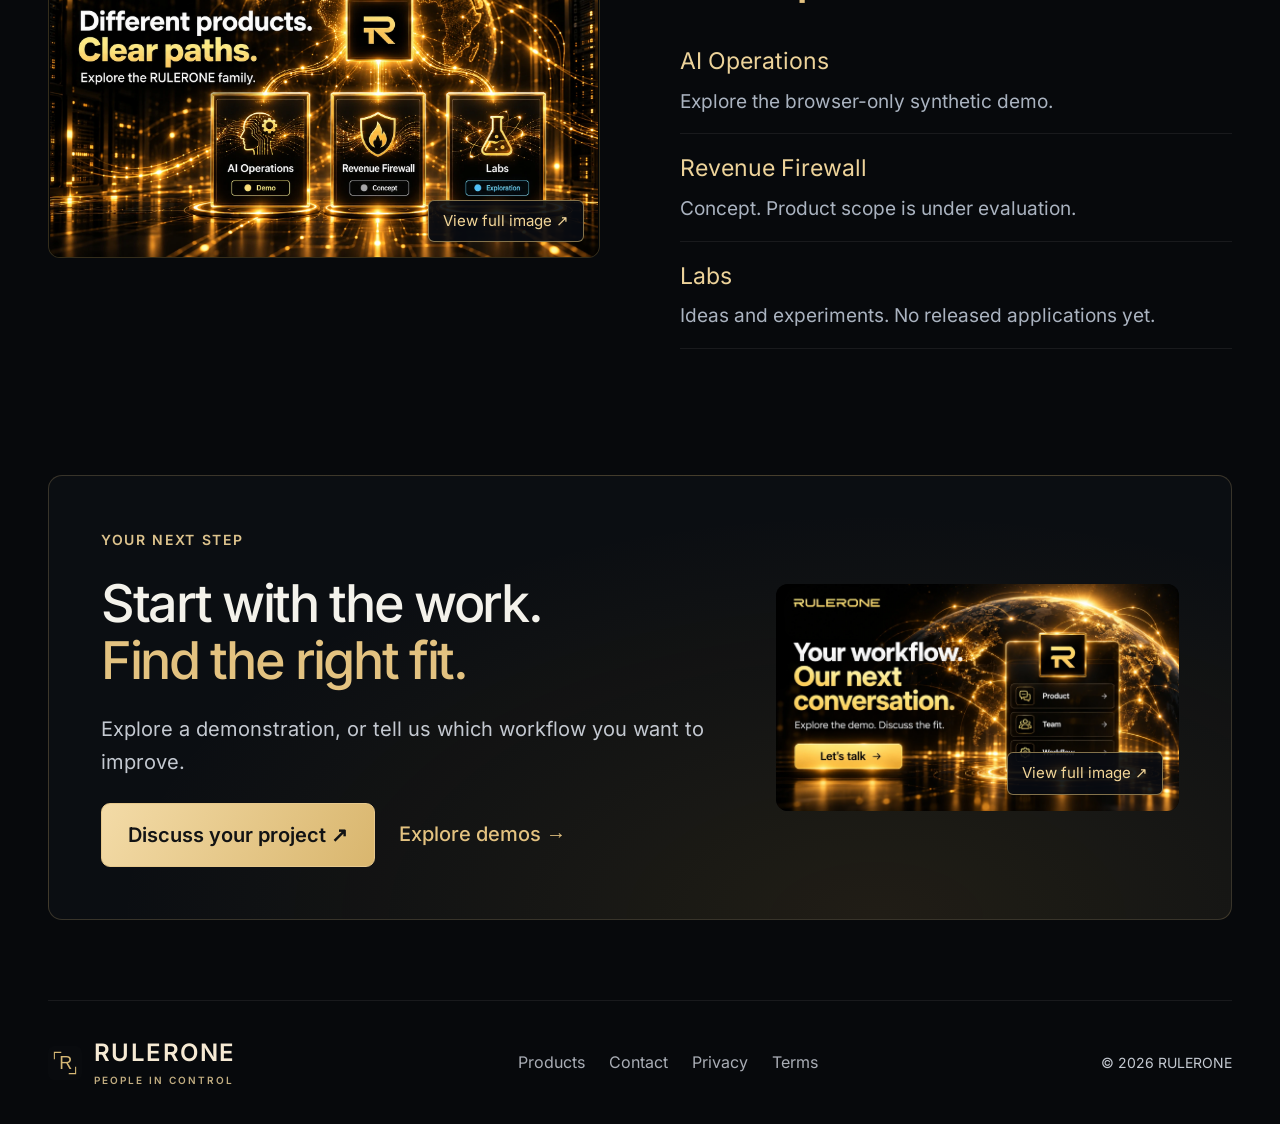
<file: products.html>
<!doctype html><html lang="en"><head><meta charset="utf-8"><meta name="viewport" content="width=device-width,initial-scale=1"><title>Products · RULERONE</title><meta name="description" content="Explore the RULERONE family of systems and applications, with visible availability for each product."><link rel="canonical" href="https://rulerone.com/products"><meta property="og:title" content="Products · RULERONE"><meta property="og:description" content="Explore the RULERONE family of systems and applications, with visible availability for each product."><meta property="og:url" content="https://rulerone.com/products"><meta property="og:type" content="website"><meta property="og:image" content="https://rulerone.com/rulerone-v3/cinematic-frames/01-Brand-Hero.png"><meta name="twitter:card" content="summary_large_image"><link rel="icon" href="/rulerone-v3/brand.svg"><link rel="preload" as="font" type="font/woff2" crossorigin href="/rulerone-v3/inter.woff2"><link rel="stylesheet" href="/rulerone-v3/marketing.css"><script src="/rulerone-v3/marketing.js" defer></script></head><body class="mp-page"><a class="skip" href="#main">Skip to content</a><header class="mp-nav wrap"><a class="mp-brand" href="/" aria-label="RULERONE home"><img src="/rulerone-v3/brand.svg" width="42" height="42" alt=""><span>RULERONE<small>CLARITY / CONTROL</small></span></a><nav aria-label="Main navigation"><a href="/products" aria-current="page">Products</a><a href="/solutions">Solutions</a><a href="/demos">Demos</a><a href="/about">About</a></nav><a class="button" href="/contact">Let's talk <span aria-hidden="true">↗</span></a></header><main id="main" tabindex="-1"><section class="wrap mp-intro"><p class="eyebrow">RULERONE / PRODUCT FAMILY</p><h1>Different systems.<br><em>One clear direction.</em></h1><p class="lede">Explore our systems, applications and emerging projects. Every product has its own purpose and next step.</p></section><section class="wrap mp-section"><div class="mp-products"><article class="mp-product" data-readiness="demo"><a class="mp-product-image" href="/ai-operations"><img class="mp-image" src="/rulerone-v3/cinematic-frames/08-Interface-Overview.webp" width="1672" height="941" alt="Straight-on presentation of the RULERONE product family" loading="lazy"></a><div class="mp-product-copy"><div class="mp-product-meta"><span class="pill">Interactive demo</span><span>PROCUREMENT & OPERATIONS</span></div><h3><a href="/ai-operations">AI Operations</a></h3><p>Follow an RFQ from its source to structured fields, visible exceptions and a draft for human review.</p><a class="text-link" href="/ai-operations">Explore the product ↗</a></div></article><article class="mp-product" data-readiness="concept"><a class="mp-product-image" href="/revenue-firewall"><img class="mp-image" src="/rulerone-v3/cinematic-frames/05-Trust-Control.webp" width="1672" height="941" alt="Front-facing symbolic RULERONE shield and human-control principles" loading="lazy"></a><div class="mp-product-copy"><div class="mp-product-meta"><span class="pill">Concept</span><span>PROJECT IN DEVELOPMENT</span></div><h3><a href="/revenue-firewall">Revenue Firewall</a></h3><p>This project page is reserved. Product scope and capabilities are not verified, and no released service is available here.</p><a class="text-link" href="/revenue-firewall">View project ↗</a></div></article><article class="mp-product" data-readiness="exploration"><a class="mp-product-image" href="/labs"><img class="mp-image" src="/rulerone-v3/cinematic-frames/02-Product-Ecosystem.webp" width="1672" height="941" alt="RULERONE product family with Labs shown as exploration" loading="lazy"></a><div class="mp-product-copy"><div class="mp-product-meta"><span class="pill">Exploration</span><span>IDEAS & EXPERIMENTS</span></div><h3><a href="/labs">Labs</a></h3><p>This space is reserved for ideas under evaluation. No additional product launches or availability are announced.</p><a class="text-link" href="/labs">View project ↗</a></div></article></div></section><section class="wrap mp-split mp-section"><figure><a class="mp-image-link" href="/rulerone-v3/cinematic-frames/02-Product-Ecosystem.png" target="_blank" rel="noopener" aria-label="View full image: A product family with distinct availability states"><img class="mp-image" src="/rulerone-v3/cinematic-frames/02-Product-Ecosystem.webp" width="1672" height="941" alt="A product family with distinct availability states" loading="lazy"></a></figure><div><p class="eyebrow">CHOOSE WITH CONTEXT</p><h2>Know where<br><em>each product stands.</em></h2><dl class="mp-status-list"><div><dt>AI Operations</dt><dd>Explore the browser-only synthetic demo.</dd></div><div><dt>Revenue Firewall</dt><dd>Concept. Product scope is under evaluation.</dd></div><div><dt>Labs</dt><dd>Ideas and experiments. No released applications yet.</dd></div></dl></div></section><section class="wrap mp-cta"><div><p class="eyebrow">YOUR NEXT STEP</p><h2>Start with the work.<br><em>Find the right fit.</em></h2><p>Explore a demonstration, or tell us which workflow you want to improve.</p><div class="actions"><a class="button" href="/contact">Discuss your project ↗</a><a class="text-link" href="/demos">Explore demos →</a></div></div><a class="mp-image-link" href="/rulerone-v3/cinematic-frames/06-Demo-Contact.png" target="_blank" rel="noopener" aria-label="View full image: Choose a product and start a conversation"><img class="mp-image" src="/rulerone-v3/cinematic-frames/06-Demo-Contact.webp" width="1672" height="941" alt="Choose a product and start a conversation" loading="lazy"></a></section></main><footer class="mp-footer wrap"><a class="mp-brand" href="/"><img src="/rulerone-v3/brand.svg" width="34" height="34" alt=""><span>RULERONE<small>PEOPLE IN CONTROL</small></span></a><div><a href="/products">Products</a><a href="/contact">Contact</a><a href="/privacy">Privacy</a><a href="/terms">Terms</a></div><p>© 2026 RULERONE</p></footer></body></html>
</file>
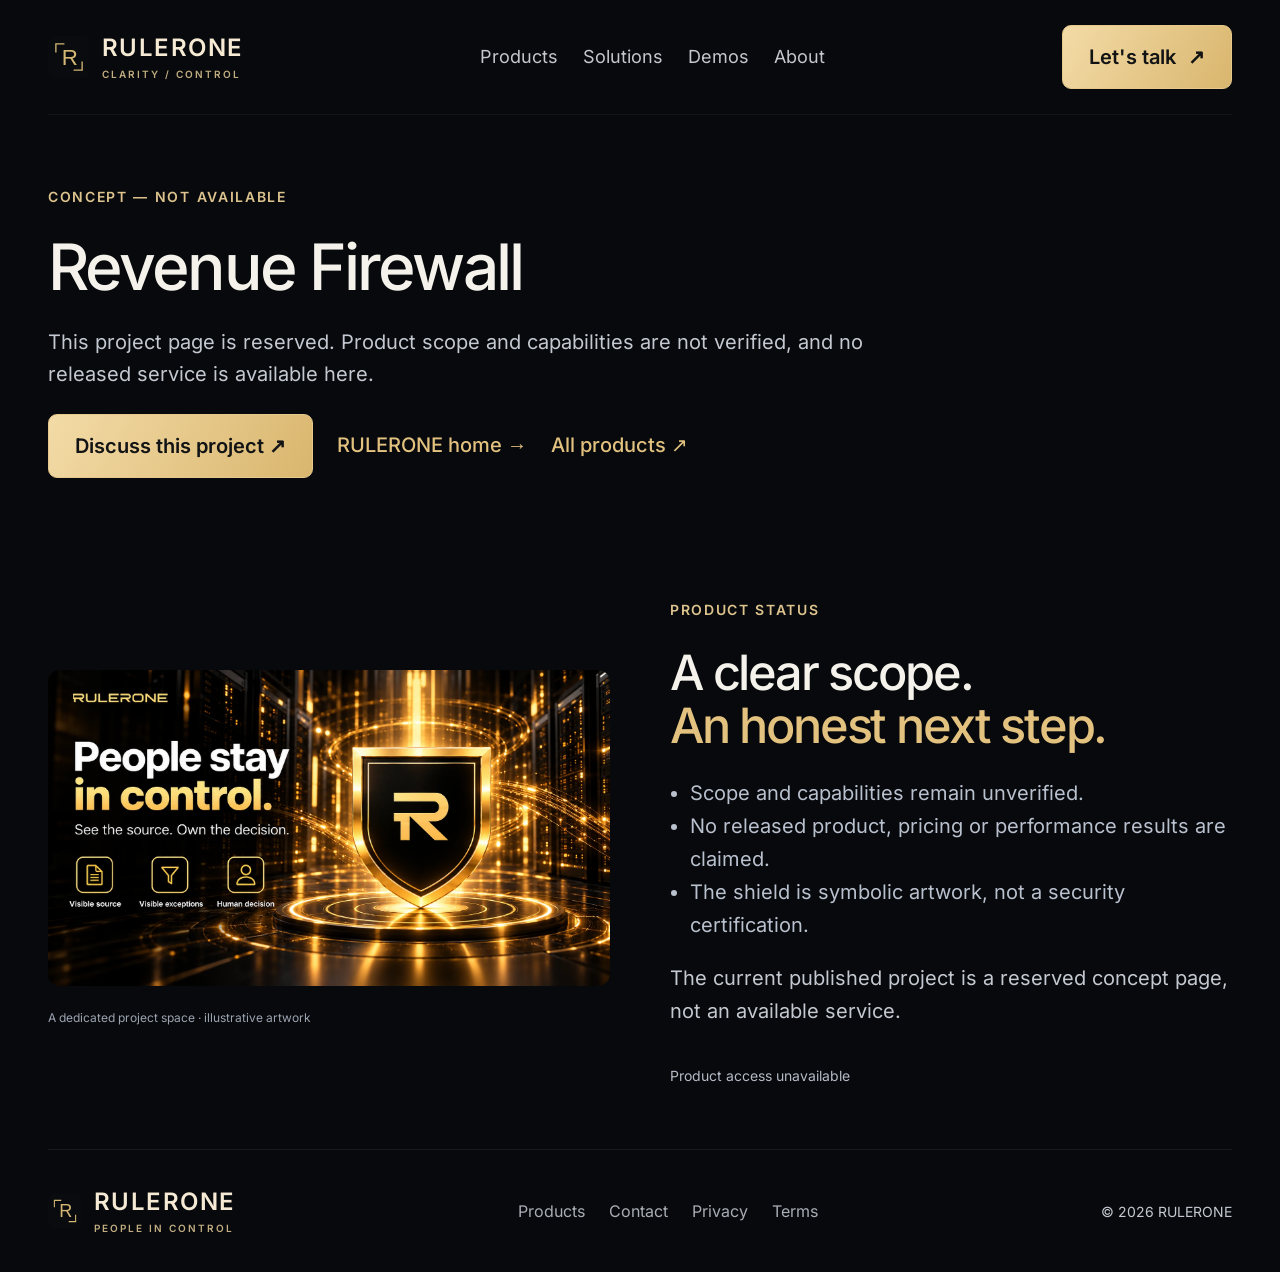
<file: revenue-firewall.html>
<!doctype html><html lang="en"><head><meta charset="utf-8"><meta name="viewport" content="width=device-width,initial-scale=1"><title>Revenue Firewall · RULERONE</title><meta name="description" content="This project page is reserved. Product scope and capabilities are not verified, and no released service is available here."><link rel="canonical" href="https://rulerone.com/revenue-firewall"><meta property="og:title" content="Revenue Firewall · RULERONE"><meta property="og:description" content="This project page is reserved. Product scope and capabilities are not verified, and no released service is available here."><meta property="og:url" content="https://rulerone.com/revenue-firewall"><meta property="og:type" content="website"><meta property="og:image" content="https://rulerone.com/rulerone-v3/cinematic-frames/01-Brand-Hero.png"><meta name="twitter:card" content="summary_large_image"><link rel="icon" href="/rulerone-v3/brand.svg"><link rel="preload" as="font" type="font/woff2" crossorigin href="/rulerone-v3/inter.woff2"><link rel="stylesheet" href="/rulerone-v3/marketing.css"><script src="/rulerone-v3/marketing.js" defer></script></head><body class="mp-page"><a class="skip" href="#main">Skip to content</a><header class="mp-nav wrap"><a class="mp-brand" href="/" aria-label="RULERONE home"><img src="/rulerone-v3/brand.svg" width="42" height="42" alt=""><span>RULERONE<small>CLARITY / CONTROL</small></span></a><nav aria-label="Main navigation"><a href="/products">Products</a><a href="/solutions">Solutions</a><a href="/demos">Demos</a><a href="/about">About</a></nav><a class="button" href="/contact">Let's talk <span aria-hidden="true">↗</span></a></header><main id="main" tabindex="-1"><section class="wrap project-hero catalog-profile"><p class="eyebrow">CONCEPT — NOT AVAILABLE</p><h1>Revenue Firewall</h1><p class="lede">This project page is reserved. Product scope and capabilities are not verified, and no released service is available here.</p><div class="actions"><a class="button" href="/contact?product=revenue-firewall">Discuss this project ↗</a><a class="text-link" href="/">RULERONE home →</a><a class="text-link" href="/products">All products ↗</a></div></section><section class="wrap profile-detail"><figure><img src="/rulerone-v3/cinematic-frames/05-Trust-Control.webp" alt="Front-facing symbolic RULERONE shield and human-control principles" width="1860" height="846" loading="lazy"><figcaption>A dedicated project space · illustrative artwork</figcaption></figure><div><p class="eyebrow">PRODUCT STATUS</p><h2>A clear scope.<br><em>An honest next step.</em></h2><ul><li>Scope and capabilities remain unverified.</li><li>No released product, pricing or performance results are claimed.</li><li>The shield is symbolic artwork, not a security certification.</li></ul><p class="status-evidence">The current published project is a reserved concept page, not an available service.</p><span class="unavailable-action" aria-disabled="true">Product access unavailable</span></div></section></main><footer class="mp-footer wrap"><a class="mp-brand" href="/"><img src="/rulerone-v3/brand.svg" width="34" height="34" alt=""><span>RULERONE<small>PEOPLE IN CONTROL</small></span></a><div><a href="/products">Products</a><a href="/contact">Contact</a><a href="/privacy">Privacy</a><a href="/terms">Terms</a></div><p>© 2026 RULERONE</p></footer></body></html>
</file>
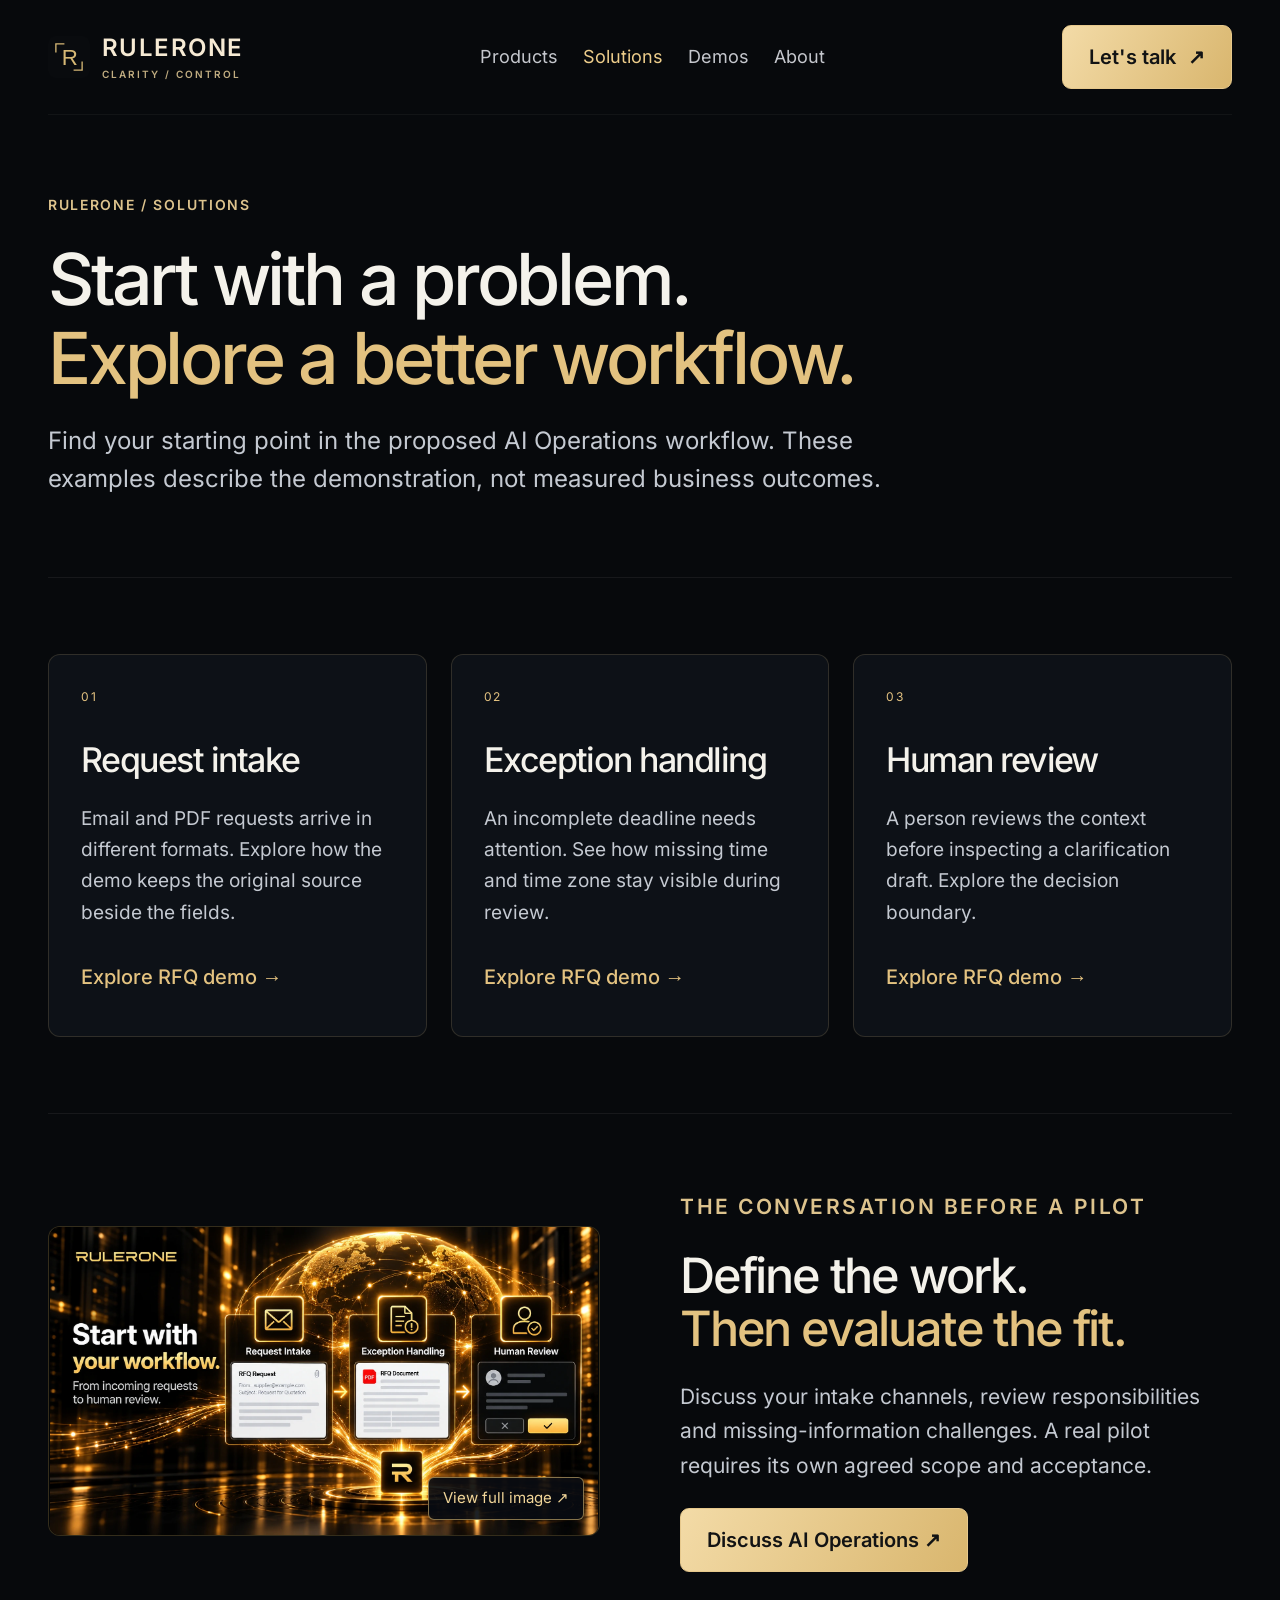
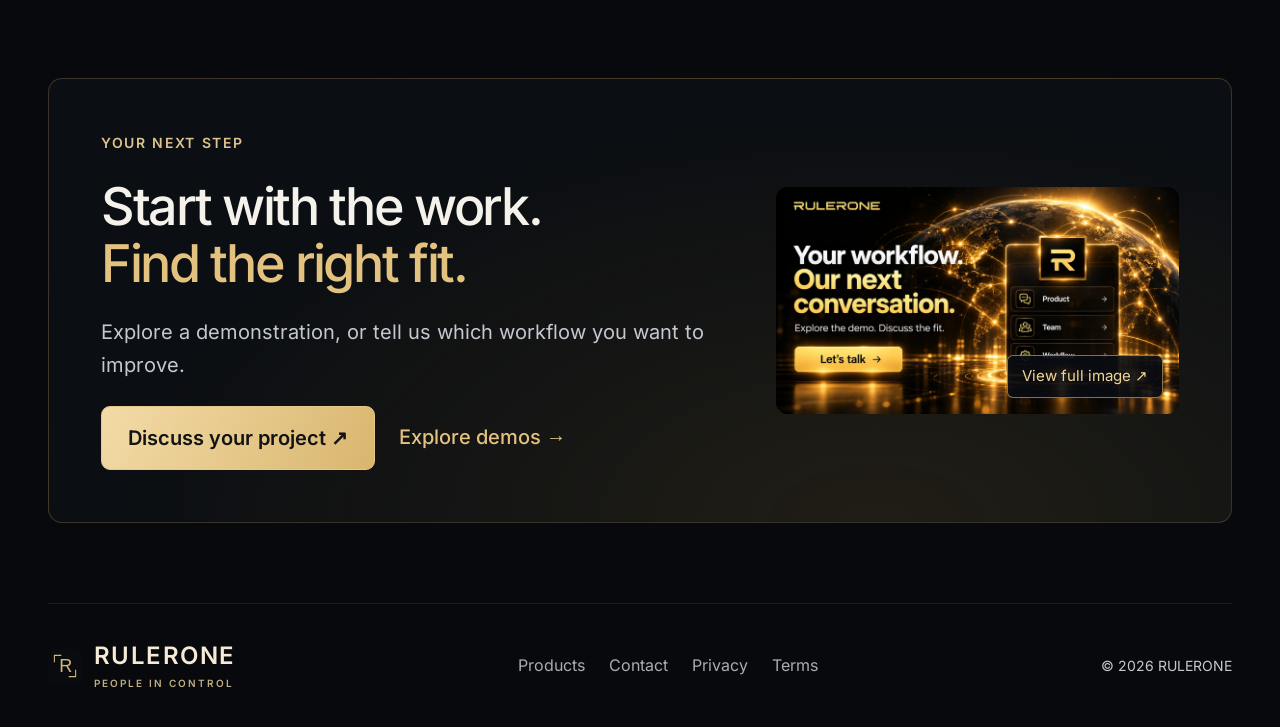
<file: solutions.html>
<!doctype html><html lang="en"><head><meta charset="utf-8"><meta name="viewport" content="width=device-width,initial-scale=1"><title>Solutions · RULERONE</title><meta name="description" content="Explore proposed RFQ workflows for intake, exception handling and human review."><link rel="canonical" href="https://rulerone.com/solutions"><meta property="og:title" content="Solutions · RULERONE"><meta property="og:description" content="Explore proposed RFQ workflows for intake, exception handling and human review."><meta property="og:url" content="https://rulerone.com/solutions"><meta property="og:type" content="website"><meta property="og:image" content="https://rulerone.com/rulerone-v3/cinematic-frames/01-Brand-Hero.png"><meta name="twitter:card" content="summary_large_image"><link rel="icon" href="/rulerone-v3/brand.svg"><link rel="preload" as="font" type="font/woff2" crossorigin href="/rulerone-v3/inter.woff2"><link rel="stylesheet" href="/rulerone-v3/marketing.css"><script src="/rulerone-v3/marketing.js" defer></script></head><body class="mp-page"><a class="skip" href="#main">Skip to content</a><header class="mp-nav wrap"><a class="mp-brand" href="/" aria-label="RULERONE home"><img src="/rulerone-v3/brand.svg" width="42" height="42" alt=""><span>RULERONE<small>CLARITY / CONTROL</small></span></a><nav aria-label="Main navigation"><a href="/products">Products</a><a href="/solutions" aria-current="page">Solutions</a><a href="/demos">Demos</a><a href="/about">About</a></nav><a class="button" href="/contact">Let's talk <span aria-hidden="true">↗</span></a></header><main id="main" tabindex="-1"><section class="wrap mp-intro"><p class="eyebrow">RULERONE / SOLUTIONS</p><h1>Start with a problem.<br><em>Explore a better workflow.</em></h1><p class="lede">Find your starting point in the proposed AI Operations workflow. These examples describe the demonstration, not measured business outcomes.</p></section><section class="wrap mp-section"><div class="mp-usecases"><article><span class="mp-number">01</span><h2>Request intake</h2><p>Email and PDF requests arrive in different formats. Explore how the demo keeps the original source beside the fields.</p><a class="text-link" href="/ai-operations#sample">Explore RFQ demo →</a></article><article><span class="mp-number">02</span><h2>Exception handling</h2><p>An incomplete deadline needs attention. See how missing time and time zone stay visible during review.</p><a class="text-link" href="/ai-operations#sample">Explore RFQ demo →</a></article><article><span class="mp-number">03</span><h2>Human review</h2><p>A person reviews the context before inspecting a clarification draft. Explore the decision boundary.</p><a class="text-link" href="/ai-operations#sample">Explore RFQ demo →</a></article></div></section><section class="wrap mp-split mp-section"><figure><a class="mp-image-link" href="/rulerone-v3/cinematic-frames/03-Business-Use-Cases.png" target="_blank" rel="noopener" aria-label="View full image: Three proposed RFQ workflow use cases"><img class="mp-image" src="/rulerone-v3/cinematic-frames/03-Business-Use-Cases.webp" width="1672" height="941" alt="Three proposed RFQ workflow use cases" loading="lazy"></a></figure><div><p class="eyebrow">THE CONVERSATION BEFORE A PILOT</p><h2>Define the work.<br><em>Then evaluate the fit.</em></h2><p>Discuss your intake channels, review responsibilities and missing-information challenges. A real pilot requires its own agreed scope and acceptance.</p><a class="button" href="/contact?product=ai-operations">Discuss AI Operations ↗</a></div></section><section class="wrap mp-cta"><div><p class="eyebrow">YOUR NEXT STEP</p><h2>Start with the work.<br><em>Find the right fit.</em></h2><p>Explore a demonstration, or tell us which workflow you want to improve.</p><div class="actions"><a class="button" href="/contact">Discuss your project ↗</a><a class="text-link" href="/demos">Explore demos →</a></div></div><a class="mp-image-link" href="/rulerone-v3/cinematic-frames/06-Demo-Contact.png" target="_blank" rel="noopener" aria-label="View full image: Choose a product and start a conversation"><img class="mp-image" src="/rulerone-v3/cinematic-frames/06-Demo-Contact.webp" width="1672" height="941" alt="Choose a product and start a conversation" loading="lazy"></a></section></main><footer class="mp-footer wrap"><a class="mp-brand" href="/"><img src="/rulerone-v3/brand.svg" width="34" height="34" alt=""><span>RULERONE<small>PEOPLE IN CONTROL</small></span></a><div><a href="/products">Products</a><a href="/contact">Contact</a><a href="/privacy">Privacy</a><a href="/terms">Terms</a></div><p>© 2026 RULERONE</p></footer></body></html>
</file>
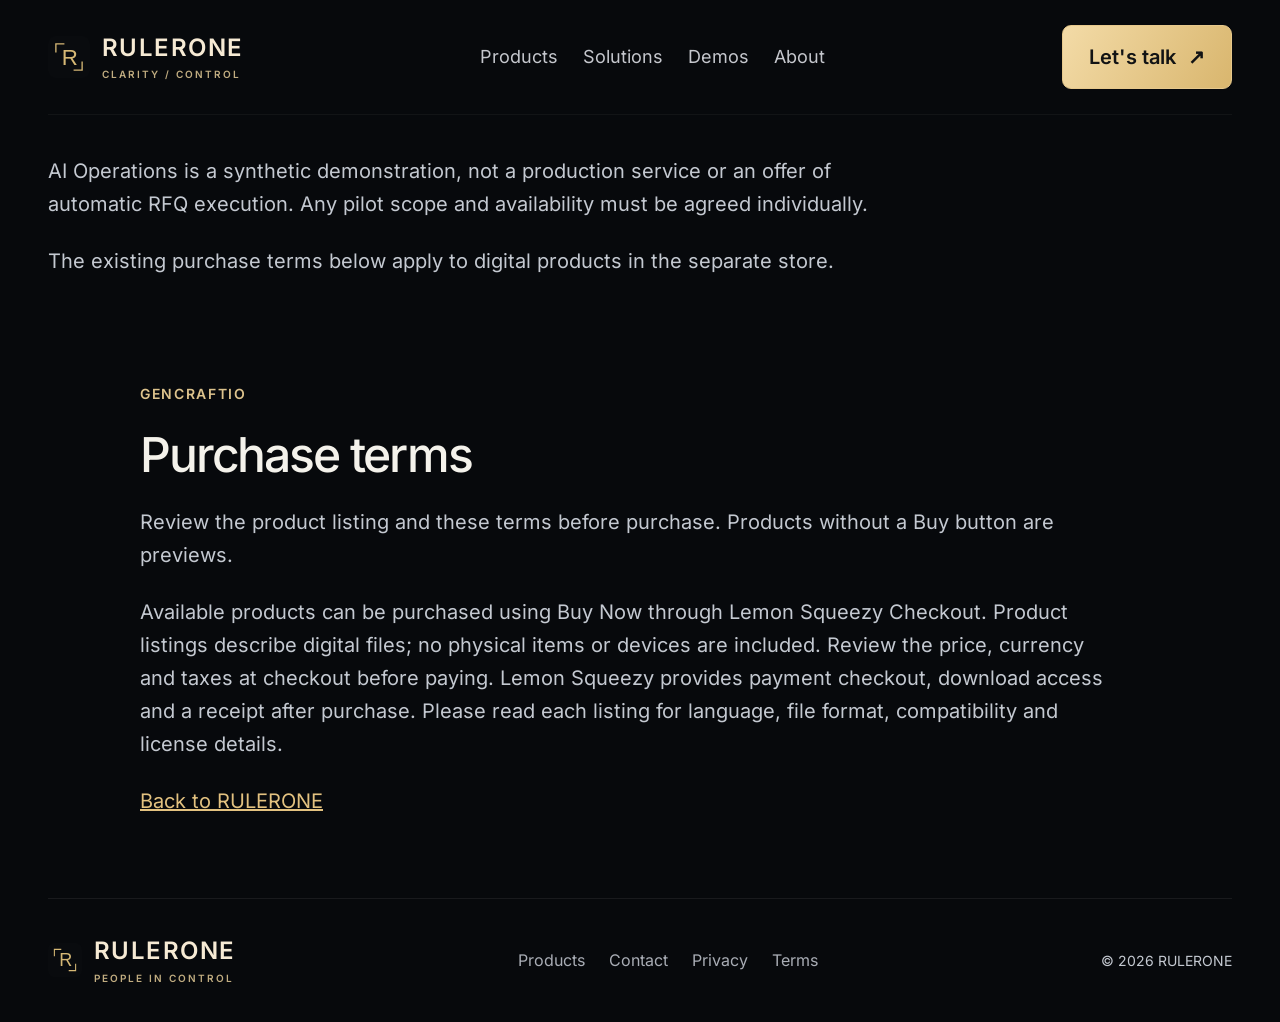
<file: terms.html>
<!doctype html><html lang="en"><head><meta charset="utf-8"><meta name="viewport" content="width=device-width,initial-scale=1"><title>Terms · RULERONE</title><meta name="description" content="Terms information for RULERONE enquiries and the digital store."><link rel="canonical" href="https://rulerone.com/terms"><meta property="og:title" content="Terms · RULERONE"><meta property="og:description" content="Terms information for RULERONE enquiries and the digital store."><meta property="og:url" content="https://rulerone.com/terms"><meta property="og:type" content="website"><meta property="og:image" content="https://rulerone.com/rulerone-v3/cinematic-frames/01-Brand-Hero.png"><meta name="twitter:card" content="summary_large_image"><link rel="icon" href="/rulerone-v3/brand.svg"><link rel="preload" as="font" type="font/woff2" crossorigin href="/rulerone-v3/inter.woff2"><link rel="stylesheet" href="/rulerone-v3/marketing.css"><script src="/rulerone-v3/marketing.js" defer></script></head><body class="mp-page"><a class="skip" href="#main">Skip to content</a><header class="mp-nav wrap"><a class="mp-brand" href="/" aria-label="RULERONE home"><img src="/rulerone-v3/brand.svg" width="42" height="42" alt=""><span>RULERONE<small>CLARITY / CONTROL</small></span></a><nav aria-label="Main navigation"><a href="/products">Products</a><a href="/solutions">Solutions</a><a href="/demos">Demos</a><a href="/about">About</a></nav><a class="button" href="/contact">Let's talk <span aria-hidden="true">↗</span></a></header><main id="main" tabindex="-1"><section class="wrap section"><p>AI Operations is a synthetic demonstration, not a production service or an offer of automatic RFQ execution. Any pilot scope and availability must be agreed individually.</p><p>The existing purchase terms below apply to digital products in the separate store.</p></section><section class="info-page"><p class="eyebrow">GenCraftio</p><h1>Purchase terms</h1><p class="preview-banner">Review the product listing and these terms before purchase. Products without a Buy button are previews.</p><p>Available products can be purchased using Buy Now through Lemon Squeezy Checkout. Product listings describe digital files; no physical items or devices are included. Review the price, currency and taxes at checkout before paying. Lemon Squeezy provides payment checkout, download access and a receipt after purchase. Please read each listing for language, file format, compatibility and license details.</p><a href="/">Back to RULERONE</a></section></main><footer class="mp-footer wrap"><a class="mp-brand" href="/"><img src="/rulerone-v3/brand.svg" width="34" height="34" alt=""><span>RULERONE<small>PEOPLE IN CONTROL</small></span></a><div><a href="/products">Products</a><a href="/contact">Contact</a><a href="/privacy">Privacy</a><a href="/terms">Terms</a></div><p>© 2026 RULERONE</p></footer></body></html>
</file>
<file: rulerone-v3/marketing.css>
@font-face{font-family:Inter;src:url('/rulerone-v3/inter.woff2') format('woff2');font-display:swap;font-weight:100 900}
*{box-sizing:border-box}html{scroll-behavior:smooth;scroll-padding-top:28px}.mp-page{margin:0;background:#07090c;color:#f4f2eb;font-family:Inter,Arial,sans-serif;line-height:1.65;font-size:17px}.mp-page a{color:inherit;text-decoration:none}.mp-page a:hover{color:#efcc83}.mp-page .wrap{width:calc(100% - 96px);max-width:1440px;margin-inline:auto}.mp-page .skip{position:absolute;top:-100px;left:24px;background:#efd191;color:#080b0e;padding:12px;z-index:100}.mp-page .skip:focus{top:12px}.mp-page :focus-visible{outline:3px solid #efcb83;outline-offset:5px}.mp-page h1,.mp-page h2,.mp-page h3{font-weight:500;line-height:1.1;margin:0 0 24px;letter-spacing:-.045em}.mp-page h1{font-size:clamp(46px,5vw,78px)}.mp-page h2{font-size:clamp(32px,3vw,46px)}.mp-page h3{font-size:28px}.mp-page em{font-style:normal;color:#e3c280}.mp-page p{color:#b7bdc6;margin:0 0 24px;max-width:64ch}.mp-page .eyebrow{font-size:11px;font-weight:600;letter-spacing:.17em;color:#ddc38d;margin:0 0 24px;text-transform:uppercase}.mp-page .lede{font-size:20px;line-height:1.6}.mp-page .mp-note{font-size:13px;line-height:1.6;color:#9aa3b0;margin-top:20px}.mp-page .button{display:inline-flex;align-items:center;justify-content:center;gap:12px;min-height:48px;padding:13px 23px;border-radius:7px;border:1px solid #e6c88c;color:#121314;background:linear-gradient(120deg,#f3dba7,#d9b66e);font:600 14px/1.5 Inter,Arial,sans-serif;cursor:pointer;text-decoration:none;white-space:normal;text-align:center}.mp-page .button:hover{background:#f1d89f;color:#080b0e}.mp-page .button.outline{background:transparent;border-color:#45505a;color:#eee8dc}.mp-page .text-link{font-size:14px;font-weight:500;color:#e3c280;display:inline-block}.mp-page .text-link:hover{text-decoration:underline;text-underline-offset:5px}.mp-page .actions{display:flex;align-items:center;gap:24px;flex-wrap:wrap}.mp-page .pill{display:inline-flex;padding:5px 10px;border:1px solid #d0b07855;border-radius:5px;font-size:10px;letter-spacing:.05em;background:#d0b0780b;color:#dfc78f;line-height:1.5}.mp-page figure{margin:0;min-width:0}.mp-page .mp-image{display:block;width:100%;height:auto;aspect-ratio:1.6;object-fit:contain;border-radius:12px;border:1px solid #d9b87d26;background:#0b1016}.mp-page .mp-nav{display:flex;align-items:center;justify-content:space-between;gap:28px;padding-block:25px;border-bottom:1px solid #ffffff0b}.mp-page .mp-brand{display:flex;align-items:center;gap:12px;flex-shrink:0;color:#f6ead4;line-height:1.2;letter-spacing:.06em;font-size:20px;font-weight:600}.mp-page .mp-brand img{flex-shrink:0}.mp-page .mp-brand small{display:block;font-size:8px;letter-spacing:.2em;color:#c1ad81;margin-top:6px}.mp-page .mp-nav nav{display:flex;gap:28px;align-items:center}.mp-page .mp-nav nav a{font-size:13px;color:#c5c7cd}.mp-page .mp-nav nav a[aria-current=page]{color:#edcd8b}.mp-page .mp-hero{display:grid;grid-template-columns:.82fr 1.18fr;align-items:center;gap:64px;padding-block:76px 80px;min-height:660px}.mp-page .mp-hero .lede{max-width:44ch}.mp-page .mp-hero-art figcaption{text-align:right;font-size:9px;letter-spacing:.16em;color:#a9946d;padding:12px 4px 0}.mp-page .mp-hero-art{position:relative}.mp-page .mp-hero-art:before{content:'';position:absolute;inset:-30px;background:radial-gradient(ellipse,#c8a04c12,transparent 65%);z-index:-1}.mp-page .mp-section{padding-block:76px;border-top:1px solid #ffffff10}.mp-page .mp-section-head{display:flex;align-items:end;justify-content:space-between;gap:50px;margin-bottom:36px}.mp-page .mp-section-head h2{margin-bottom:0}.mp-page .mp-section-head>p{max-width:38ch;margin-bottom:0;font-size:16px}.mp-page .mp-products{display:grid;grid-template-columns:repeat(3,minmax(0,1fr));gap:22px}.mp-page .mp-product{background:#0b1016;border:1px solid #c9ae7b25;border-radius:12px;overflow:hidden;display:flex;flex-direction:column}.mp-page .mp-product-image{display:block;padding:14px 14px 0}.mp-page .mp-product-image .mp-image{border:0;border-radius:7px}.mp-page .mp-product-copy{padding:28px;display:flex;flex-direction:column;flex:1}.mp-page .mp-product-copy p{font-size:15px;line-height:1.7}.mp-page .mp-product-copy>.text-link{margin-top:auto}.mp-page .mp-product-meta{display:flex;align-items:center;gap:8px;flex-wrap:wrap;margin-bottom:23px}.mp-page .mp-product-meta>span:last-child{font-size:8px;letter-spacing:.06em;color:#969ba5}.mp-page .mp-more{margin-top:28px}.mp-page .mp-split{display:grid;grid-template-columns:1fr 1fr;align-items:center;gap:80px}.mp-page .mp-split>div p{font-size:17px;max-width:48ch}.mp-page .mp-split.mp-reverse>figure{order:2}.mp-page .mp-cta{display:grid;grid-template-columns:1.2fr .8fr;gap:70px;align-items:center;margin-block:30px 80px;padding:52px;border:1px solid #d0b0783b;border-radius:14px;background:radial-gradient(ellipse at 70% 100%,#b4893020,transparent 65%),#0b0e12}.mp-page .mp-cta h2{font-size:44px}.mp-page .mp-cta .mp-image{border:0}.mp-page .mp-footer{display:flex;flex-wrap:wrap;align-items:center;justify-content:space-between;gap:32px;padding-block:38px;border-top:1px solid #ffffff12}.mp-page .mp-footer>div{display:flex;gap:20px;flex-wrap:wrap;font-size:12px;color:#a9adb5}.mp-page .mp-footer p{font-size:11px;margin:0}.mp-page .mp-intro{padding-block:78px 54px;max-width:1440px}.mp-page .mp-intro h1{max-width:20ch}.mp-page .mp-intro p.lede{max-width:60ch}.mp-page .mp-status-list>div{padding:16px 0;border-bottom:1px solid #ffffff12}.mp-page .mp-status-list dt{font-size:18px;color:#edd39a}.mp-page .mp-status-list dd{margin:5px 0 0;color:#aab3c0;font-size:15px}.mp-page .mp-usecases{display:grid;grid-template-columns:repeat(3,minmax(0,1fr));gap:24px}.mp-page .mp-usecases article{border:1px solid #c5aa7530;border-radius:12px;padding:32px;background:#0d1117;display:flex;flex-direction:column}.mp-page .mp-usecases h2{font-size:28px}.mp-page .mp-usecases p{font-size:16px}.mp-page .mp-usecases .text-link{margin-top:auto}.mp-page .mp-number{font-size:12px;letter-spacing:.15em;color:#e3c280;margin-bottom:35px}.mp-page .mp-steps{padding-left:22px;color:#bac0cb}.mp-page .mp-steps li{padding:12px 0;border-bottom:1px solid #ffffff10}.mp-page .mp-contact-grid{display:grid;grid-template-columns:1fr 1fr;gap:60px;align-items:start}.mp-page .mp-contact-card{padding:38px;background:#0e131a;border:1px solid #c4a46c40;border-radius:12px}.mp-page .mp-contact-card h2{font-size:30px}.mp-page .mp-contact-card label{display:block;font-size:14px;margin-bottom:10px}.mp-page .mp-contact-card select{width:100%;border:1px solid #d0b07866;background:#111820;color:#eee9de;padding:14px 12px;border-radius:6px;font:14px Inter,Arial,sans-serif;min-height:48px}.mp-page .mp-contact-card>p{font-size:15px}.mp-page .email-address{overflow-wrap:anywhere}.mp-page .copy-actions{display:flex;gap:10px;flex-wrap:wrap;margin-block:20px}.mp-page .copy-actions .button{font-size:12px;padding:10px 13px}.mp-page details{padding:18px 0;border-top:1px solid #ffffff18}.mp-page summary{cursor:pointer;font-size:14px;color:#dfc993}.mp-page pre{white-space:pre-wrap;overflow-wrap:anywhere;font:13px/1.8 Inter,Arial,sans-serif;color:#bac3d1;padding:20px 0}.mp-page .mp-status{background:#0e131a;border:1px solid #d0b07833;border-radius:12px;padding:44px;margin-block:40px 70px}.mp-page .mp-status p{max-width:65ch}.mp-page .document-page,.mp-page .profile-detail{min-width:0}.mp-page .profile-detail{display:grid;grid-template-columns:1fr 1fr;align-items:center;gap:60px;padding-block:50px}.mp-page .profile-detail img{width:100%;height:auto;border-radius:12px}.mp-page .profile-detail ul{padding-left:20px;color:#b9c1ce}.mp-page .catalog-profile{padding-block:70px}.mp-page .catalog-profile .lede{font-size:20px}.mp-page .unavailable-action{display:inline-block;color:#b5bbc6;font-size:14px;padding:12px 0}
/* The existing RFQ checkpoints retain their IDs, fixture values and controls. */
.mp-page #sample{padding-block:56px;border-top:1px solid #ffffff15}.mp-page #sample .section-head{display:grid;grid-template-columns:1fr 1fr;gap:40px}.mp-page #sample .wf-tabs{display:grid;grid-template-columns:repeat(6,minmax(0,1fr));gap:8px}.mp-page #sample .wf-tabs button{white-space:normal;font-size:12px}.mp-page #sample .wf-body{display:grid;grid-template-columns:1fr 1fr;gap:24px}.mp-page #sample table{width:100%}.mp-page #sample button{cursor:pointer}.mp-page #sample .wf-panel h3{letter-spacing:-.02em}.mp-page #sample .source-panel pre{font-size:14px}.mp-page #sample .demo-disclosure{font-size:13px}.mp-page #sample .wf-footer{display:flex;flex-wrap:wrap;gap:16px;align-items:center;justify-content:space-between}.mp-page #sample .scope-note{font-size:13px}.mp-page #sample .wf-panel .button{white-space:normal}.mp-page #sample .source-panel,.mp-page #sample .wf-panel{min-width:0}.mp-page #sample .source-panel p{max-width:none}.mp-page #sample .source-panel dd{overflow-wrap:anywhere}
@media(min-width:1650px){.mp-page .wrap{max-width:1500px}.mp-page .mp-hero{gap:80px}.mp-page h1{font-size:84px}}
@media(max-width:1100px){.mp-page .wrap{width:calc(100% - 56px)}.mp-page .mp-nav nav{gap:18px}.mp-page .mp-hero{gap:32px;min-height:0;padding-block:65px}.mp-page .mp-products{gap:14px}.mp-page .mp-product-copy{padding:22px}.mp-page .mp-split{gap:36px}.mp-page .mp-cta{gap:35px;padding:35px}.mp-page .mp-contact-grid{gap:28px}.mp-page .mp-usecases article{padding:25px}.mp-page #sample .wf-tabs{grid-template-columns:repeat(3,minmax(0,1fr))}}
@media(max-width:780px){.mp-page{font-size:16px}.mp-page .wrap{width:calc(100% - 40px)}.mp-page .mp-nav{display:grid;grid-template-columns:1fr auto;gap:20px;padding-block:18px}.mp-page .mp-brand{font-size:17px}.mp-page .mp-nav .button{padding:11px 15px;font-size:12px;min-height:44px}.mp-page .mp-nav nav{grid-row:2;grid-column:1/-1;justify-content:space-between;gap:12px}.mp-page .mp-nav nav a{font-size:12px}.mp-page h1{font-size:clamp(40px,10vw,62px)}.mp-page h2{font-size:34px}.mp-page .mp-hero{display:flex;flex-direction:column;align-items:stretch;gap:36px;padding-block:48px}.mp-page .lede{font-size:18px}.mp-page .actions{gap:18px}.mp-page .mp-hero .mp-note{font-size:12px}.mp-page .mp-section{padding-block:48px}.mp-page .mp-section-head{display:block;margin-bottom:28px}.mp-page .mp-section-head h2{margin-bottom:20px}.mp-page .mp-products{grid-template-columns:1fr;gap:24px}.mp-page .mp-product-copy{padding:26px}.mp-page .mp-product-meta>span:last-child{font-size:9px}.mp-page .mp-split{display:flex;flex-direction:column;align-items:stretch;gap:32px}.mp-page .mp-split>div{order:0}.mp-page .mp-split>figure,.mp-page .mp-split.mp-reverse>figure{order:1}.mp-page .mp-split>div p{font-size:16px}.mp-page .mp-cta{display:flex;flex-direction:column;gap:32px;padding:28px;margin-block:20px 50px;align-items:stretch}.mp-page .mp-cta h2{font-size:34px}.mp-page .mp-footer{align-items:start;flex-direction:column;padding-block:30px;gap:24px}.mp-page .mp-footer>div{gap:18px}.mp-page .mp-intro{padding-block:48px 32px}.mp-page .mp-usecases{grid-template-columns:1fr}.mp-page .mp-usecases article{padding:28px}.mp-page .mp-number{margin-bottom:20px}.mp-page .mp-contact-grid{grid-template-columns:1fr;gap:30px}.mp-page .mp-contact-card{padding:24px}.mp-page .mp-contact-card select{font-size:13px}.mp-page .mp-status{padding:28px}.mp-page .profile-detail{grid-template-columns:1fr;gap:28px}.mp-page .catalog-profile{padding-block:45px}.mp-page #sample .section-head{display:block}.mp-page #sample .wf-tabs{grid-template-columns:repeat(2,minmax(0,1fr))}.mp-page #sample .wf-body{grid-template-columns:1fr}.mp-page #sample .wf-tabs button{font-size:12px}.mp-page #sample h2{font-size:30px}.mp-page #sample .demo-disclosure{font-size:12px}.mp-page #sample .wf-footer{align-items:stretch}.mp-page #sample .wf-footer>div{display:flex;flex-wrap:wrap;gap:10px}.mp-page #sample .field-list>div{display:block}.mp-page #sample .field-list dd{margin:6px 0}.mp-page #sample .wf-panel{padding:22px}.mp-page #sample .source-panel{padding:22px}.mp-page #sample .wf-panel .button{font-size:13px}.mp-page #sample .scope-note{font-size:12px}}
.mp-page .section{padding-block:40px}.mp-page .info-page{max-width:1000px;width:calc(100% - 96px);margin:0 auto;padding:40px 0 80px}.mp-page .info-page p{max-width:75ch}.mp-page .info-page h1{font-size:48px}.mp-page .info-page a{color:#e3c280;text-decoration:underline}.mp-page .profile-detail figcaption{font-size:12px;color:#9ca4b0;padding-top:12px}.mp-page .project-hero h1{font-size:clamp(40px,5vw,74px)}
@media(max-width:780px){.mp-page .info-page{width:calc(100% - 40px)}.mp-page .info-page h1{font-size:38px}.mp-page .section{padding-block:30px}}
@media(prefers-reduced-motion:reduce){html{scroll-behavior:auto}}

/* Cinematic image pack: full-width front-facing sales imagery. */
.mp-page .mp-image{aspect-ratio:16/9;object-fit:contain;background:#030506;border-color:#c6a35840}
.mp-page .mp-hero{display:flex;flex-direction:column;align-items:stretch;gap:24px;padding-block:30px 56px;min-height:0}
.mp-page .mp-hero>figure{order:0}.mp-page .mp-hero>div{order:1;display:flex;align-items:center;justify-content:space-between;gap:24px}
.mp-page .mp-hero>div>.eyebrow,.mp-page .mp-hero>div>h1,.mp-page .mp-hero>div>.lede{position:absolute;width:1px;height:1px;margin:-1px;padding:0;overflow:hidden;clip:rect(0,0,0,0);white-space:nowrap;border:0}
.mp-page .mp-hero .mp-note{margin:0}.mp-page .mp-hero-art figcaption{display:none}
@media(max-width:780px){.mp-page .mp-hero{padding-block:24px 44px;gap:28px}.mp-page .mp-hero>div{display:block}.mp-page .mp-hero>div>h1,.mp-page .mp-hero>div>.lede{position:static;width:auto;height:auto;margin:0 0 22px;overflow:visible;clip:auto;white-space:normal}.mp-page .mp-hero>div>h1{font-size:36px;line-height:1.12}.mp-page .mp-hero .mp-note{margin-top:18px}.mp-page .mp-hero .mp-image{border-radius:7px}}

/* Larger live type and generous click targets for product discovery. */
.mp-page{font-size:20px}.mp-page p{line-height:1.65;color:#c4c9d1}
.mp-page h1{font-size:clamp(56px,5.6vw,88px)}.mp-page h2{font-size:clamp(42px,3.8vw,60px)}.mp-page h3{font-size:36px}
.mp-page .eyebrow{font-size:14px;letter-spacing:.12em}.mp-page .lede{font-size:24px}.mp-page .mp-note{font-size:16px;color:#b0b8c4}
.mp-page .button{font-size:20px;min-height:62px;padding:16px 26px;border-radius:9px}
.mp-page .text-link{font-size:20px;min-height:52px;padding-block:10px;line-height:1.55}
.mp-page .mp-nav{gap:28px}.mp-page .mp-nav nav{gap:25px}.mp-page .mp-nav nav a{font-size:18px;min-height:48px;display:inline-flex;align-items:center}
.mp-page .mp-brand{font-size:24px}.mp-page .mp-brand small{font-size:10px}
.mp-page .mp-section-head>p,.mp-page .mp-split>div p{font-size:21px}.mp-page .mp-section-head>p{max-width:36ch}
.mp-page .mp-products{gap:26px}.mp-page .mp-product{position:relative;transition:border-color .18s,box-shadow .18s}
.mp-page .mp-product:hover,.mp-page .mp-product:focus-within{border-color:#e5c17a;box-shadow:0 0 28px #d8a44118}
.mp-page .mp-product h3{font-size:36px;letter-spacing:-.025em;overflow-wrap:anywhere}
.mp-page .mp-product h3 a::after{content:'';position:absolute;inset:0;z-index:1}
.mp-page .mp-product-copy{padding:30px}.mp-page .mp-product-copy p{font-size:19px}
.mp-page .mp-product-copy>.text-link{position:relative;z-index:2;display:flex;align-items:center;justify-content:center;min-height:58px;background:#d9bc7d;color:#141618;border-radius:8px;font-size:19px;padding:13px 17px;font-weight:600;text-align:center;width:100%}
.mp-page .mp-product-copy>.text-link:hover{background:#f0d89f;text-decoration:none}
.mp-page .pill{font-size:13px;padding:7px 11px}.mp-page .mp-product-meta>span:last-child{font-size:11px}
.mp-page .mp-cta h2{font-size:52px}.mp-page .mp-contact-card h2{font-size:38px}.mp-page .mp-contact-card>p{font-size:18px}
.mp-page .mp-contact-card label{font-size:18px}.mp-page .mp-contact-card select{font-size:18px;min-height:60px;padding:16px}
.mp-page .mp-contact-card .email-address{font-size:17px}.mp-page .copy-actions .button{font-size:16px;min-height:52px}
.mp-page .mp-status-list dt{font-size:23px}.mp-page .mp-status-list dd{font-size:19px}.mp-page .mp-usecases h2{font-size:34px}.mp-page .mp-usecases p{font-size:19px}
.mp-page .mp-footer>div{font-size:16px;gap:24px}.mp-page .mp-footer>div a{min-height:44px;display:flex;align-items:center}.mp-page .mp-footer p{font-size:14px}
.mp-page #sample .wf-tabs button{font-size:16px;min-height:62px;line-height:1.5;padding:12px}
.mp-page #sample .demo-disclosure,.mp-page #sample .scope-note{font-size:16px}.mp-page #sample .source-panel,.mp-page #sample .wf-panel{font-size:19px}
.mp-page #sample .wf-panel .button{font-size:18px}.mp-page #sample h3{font-size:30px}.mp-page #sample .source-panel dd{font-size:17px}
.mp-page .mp-image-link{display:block;position:relative}.mp-page .mp-image-link:after{content:'View full image ↗';position:absolute;bottom:16px;right:16px;padding:8px 14px;background:#080c12e8;border:1px solid #d6b87499;border-radius:6px;font-size:15px;color:#f1d598}
.mp-page .mp-image-link:hover .mp-image{border-color:#e5c17a}
@media(max-width:1100px){.mp-page .mp-nav nav{gap:18px}.mp-page .mp-nav nav a{font-size:17px}.mp-page .mp-product-copy{padding:24px}.mp-page .mp-product h3{font-size:30px}.mp-page .mp-product-copy p{font-size:18px}}
@media(max-width:780px){.mp-page{font-size:19px}.mp-page .mp-nav{gap:16px}.mp-page .mp-nav nav{display:grid;grid-template-columns:repeat(4,minmax(0,1fr));gap:8px;width:100%}.mp-page .mp-nav nav a{font-size:16px;min-height:48px;justify-content:center}.mp-page .mp-nav .button{font-size:17px;min-height:54px;padding:12px 18px}.mp-page .mp-brand{font-size:20px}.mp-page .mp-brand small{font-size:9px}.mp-page h1{font-size:clamp(44px,11vw,60px)}.mp-page h2{font-size:40px}.mp-page h3{font-size:34px}.mp-page .mp-hero>div>h1{font-size:44px;line-height:1.12}.mp-page .lede{font-size:21px}.mp-page .eyebrow{font-size:13px}.mp-page .button{font-size:19px;min-height:60px;padding:15px 21px}.mp-page .text-link{font-size:20px;min-height:54px}.mp-page .mp-hero .actions{display:grid;grid-template-columns:1fr;gap:10px}.mp-page .mp-hero .actions>a{text-align:center;justify-content:center}.mp-page .mp-hero .mp-note{font-size:16px}.mp-page .mp-product h3{font-size:36px}.mp-page .mp-product-copy{padding:28px}.mp-page .mp-product-copy p{font-size:19px}.mp-page .mp-product-copy>.text-link{font-size:20px;min-height:60px}.mp-page .mp-product-meta>span:last-child{font-size:11px}.mp-page .mp-split>div p,.mp-page .mp-section-head>p{font-size:20px}.mp-page .mp-cta h2{font-size:40px}.mp-page .mp-cta .actions{display:grid;gap:8px}.mp-page .mp-contact-card h2{font-size:34px}.mp-page .mp-contact-card select{font-size:17px}.mp-page .copy-actions{display:grid;grid-template-columns:1fr}.mp-page .copy-actions .button{font-size:17px}.mp-page #sample h2{font-size:38px}.mp-page #sample .wf-tabs button{font-size:16px;min-height:68px}.mp-page #sample .wf-panel .button{font-size:17px}.mp-page #sample .demo-disclosure,.mp-page #sample .scope-note{font-size:15px}.mp-page .mp-image-link:after{font-size:13px;bottom:10px;right:10px;padding:6px 10px}}
@media(max-width:360px){.mp-page .wrap{width:calc(100% - 32px)}.mp-page .mp-nav .mp-brand{font-size:17px;gap:8px}.mp-page .mp-nav .mp-brand img{width:34px;height:34px}.mp-page .mp-nav .button{padding:12px 14px;font-size:16px}.mp-page .mp-nav nav a{font-size:15px}.mp-page .mp-product-copy{padding:24px}.mp-page .mp-hero>div>h1{font-size:40px}}
@media(prefers-reduced-motion:reduce){.mp-page .mp-product{transition:none}}

/* Keep the hero glow inside its frame rather than extending the page width. */
.mp-page .mp-hero-art::before{inset:0}
.mp-page main,.mp-page .wrap,.mp-page .mp-section-head>*{min-width:0}
.mp-page .mp-split>*,.mp-page .mp-contact-grid>*,.mp-page .mp-cta>*{min-width:0}
.mp-page img,.mp-page svg{max-width:100%}
.mp-page h1,.mp-page h2,.mp-page h3{overflow-wrap:break-word}

/* The flagship product and its review benefit lead the homepage. */
.mp-page .mp-home-hero{display:grid;grid-template-columns:1.05fr .95fr;align-items:center;gap:54px;padding-block:64px}
.mp-page .mp-home-hero>.mp-home-copy{display:block;order:0;min-width:0}
.mp-page .mp-home-hero>figure{order:1;min-width:0}
.mp-page .mp-home-hero>.mp-home-copy>.eyebrow,.mp-page .mp-home-hero>.mp-home-copy>h1,.mp-page .mp-home-hero>.mp-home-copy>.lede{position:static;width:auto;height:auto;margin:0 0 24px;overflow:visible;clip:auto;white-space:normal}
.mp-page .mp-home-hero>.mp-home-copy>h1{font-size:clamp(44px,4.8vw,76px);line-height:1.08;letter-spacing:-.045em}
.mp-page .mp-home-hero>.mp-home-copy>.eyebrow{margin-bottom:20px}
.mp-page .mp-home-hero>.mp-home-copy>.lede{font-size:22px;line-height:1.65;max-width:48ch}
.mp-page .mp-home-hero .mp-note{margin-top:22px;font-size:15px;max-width:54ch}
.mp-page .mp-hero-benefits{list-style:none;padding:0;margin:0 0 28px;display:flex;flex-wrap:wrap;gap:10px 16px;color:#dcc58e;font-size:15px;line-height:1.6}
.mp-page .mp-hero-benefits li{display:flex;gap:8px;align-items:center;min-width:0}
.mp-page .mp-hero-benefits li::before{content:'✓';color:#edd399}
.mp-page .mp-home-hero .actions{gap:14px 24px}
@media(max-width:1000px){.mp-page .mp-nav{display:grid;grid-template-columns:minmax(0,1fr) auto;gap:16px 20px}.mp-page .mp-nav nav{grid-row:2;grid-column:1/-1;display:grid;grid-template-columns:repeat(4,minmax(0,1fr));gap:10px;width:100%;min-width:0}.mp-page .mp-nav nav a{justify-content:center}.mp-page .mp-home-hero{gap:30px}.mp-page .mp-home-hero>.mp-home-copy>.lede{font-size:20px}}
@media(max-width:780px){.mp-page .mp-home-hero{display:flex;flex-direction:column;align-items:stretch;gap:32px;padding-block:40px 48px}.mp-page .mp-home-hero>.mp-home-copy>h1{font-size:44px;line-height:1.12}.mp-page .mp-home-hero>.mp-home-copy>.eyebrow{font-size:13px;margin-bottom:18px}.mp-page .mp-home-hero>.mp-home-copy>.lede{font-size:20px;line-height:1.6;margin-bottom:22px}.mp-page .mp-home-hero .mp-note{font-size:14px;margin-top:20px}.mp-page .mp-hero-benefits{font-size:14px;gap:8px 16px;margin-bottom:24px}.mp-page .mp-home-hero .actions{gap:8px}.mp-page .mp-home-hero .mp-image-link::after{position:static;display:block;text-align:center;border:0;border-radius:0 0 7px 7px;padding:9px 12px}.mp-page .mp-home-hero .mp-image{border-radius:7px 7px 0 0}}
@media(max-width:360px){.mp-page .mp-home-hero>.mp-home-copy>h1{font-size:40px}.mp-page .mp-home-hero>.mp-home-copy>.lede{font-size:19px}}
</file>
<file: rulerone-v3/v26.css>
@font-face{font-family:Inter;src:url('inter.woff2') format('woff2');font-weight:400 600;font-display:swap}

:root{--bg:#090b0d;--panel:#121519;--line:#34383c;--text:#f2f0e9;--muted:#b5b8bb;--gold:#d8b978;--font:Inter;--ease:cubic-bezier(.2,.7,.2,1)}*{box-sizing:border-box}html{scroll-behavior:smooth;scroll-padding-top:28px}body{margin:0;background:var(--bg);color:var(--text);font:16px/1.65 var(--font),Arial,sans-serif}a{color:inherit;text-decoration:none}button,input,textarea,select{font:inherit}button,a{touch-action:manipulation}button{cursor:pointer}button:disabled{cursor:default;opacity:.6}a:focus-visible,button:focus-visible,input:focus-visible,textarea:focus-visible,select:focus-visible,[tabindex]:focus-visible{outline:2px solid var(--gold);outline-offset:5px}button:focus-visible{position:relative;z-index:3}::selection{background:#d8b978;color:#090b0d}.wrap{width:min(1280px,calc(100% - 112px));margin:auto}.skip{position:absolute;left:20px;top:-80px;z-index:9;background:var(--gold);color:var(--bg);padding:12px}.skip:focus{top:10px}.review-tools{display:flex;gap:20px;align-items:center;justify-content:space-between;padding:10px 28px;border-bottom:1px solid #31343a;background:#15181c;font-size:12px;color:var(--muted)}.review-tools span{color:var(--gold)}.review-tools select{background:#15181c;color:var(--text);border:1px solid #4b5055;padding:5px 8px;border-radius:4px}.review-tools label{display:flex;gap:8px;align-items:center}.tool-group{display:flex;gap:18px}.review-tools a{text-decoration:underline}.nav{display:flex;align-items:center;justify-content:space-between;gap:24px;min-height:102px}.brand{display:flex;align-items:center;gap:12px;font-size:21px;letter-spacing:-.6px;font-weight:500}.brand img{width:34px;height:34px}.brand small{font:10px/1.4 Inter,sans-serif;letter-spacing:2px;display:block;color:var(--gold)}nav{display:flex;gap:32px;font-size:13px;color:var(--muted)}.button{display:inline-flex;align-items:center;justify-content:center;gap:26px;border-radius:30px;padding:14px 23px;background:var(--gold);color:#17140c;font-weight:500;font-size:14px;min-height:48px;border:1px solid var(--gold)}.button:hover{background:#ead09a}.button.outline{background:transparent;border-color:#746342;color:var(--text)}.button.outline:hover{background:#202019}.text-link{color:var(--text);font-size:14px;display:inline-block;padding-block:12px;border-bottom:1px solid #716343}.hero{position:relative;border-top:1px solid #272a2c;min-height:740px;display:grid;grid-template-columns:1fr 1.05fr;align-items:center;gap:28px;padding-top:45px;padding-bottom:100px}.hero:before{content:'';position:absolute;inset:0 -40px;background:radial-gradient(ellipse at 76% 48%,#ae813214,transparent 48%);pointer-events:none}.hero-copy{position:relative;z-index:2}.eyebrow{font-size:11px;letter-spacing:2.1px;font-weight:500;text-transform:uppercase;color:var(--gold);margin:0 0 28px}.hero h1{font-size:clamp(60px,5.8vw,88px);line-height:1.045;letter-spacing:-4.7px;font-weight:400;margin:0 0 28px;max-width:670px}.hero h1 em{color:var(--gold);font-style:normal}.hero .lede{font-size:17px;max-width:480px;color:var(--muted);line-height:1.7;margin:0 0 28px}.actions{display:flex;gap:26px;flex-wrap:wrap;align-items:center}.scope{font-size:12px;color:var(--muted);margin-top:22px}.scope:before{content:'';display:inline-block;width:5px;height:5px;background:var(--gold);border-radius:50%;margin-right:9px}.signature{position:relative;margin:0;min-width:0}.signature svg{display:block;width:100%;height:auto;overflow:visible}.signature figcaption{position:absolute;bottom:-6px;left:14%;right:4%;display:flex;justify-content:space-between;color:var(--muted);font-size:10px;letter-spacing:1.8px}.signature figcaption b{color:var(--gold);font-weight:400}.motion-controls{position:absolute;left:0;bottom:20px;display:flex;gap:8px}.motion-controls button{background:transparent;color:var(--muted);border:1px solid #3b3d3e;border-radius:20px;font-size:11px;padding:7px 12px;min-height:34px}.converge .scatter{animation:scatter-away 3s var(--ease) both}.converge .ordered{animation:form 3s var(--ease) both}.paused *{animation-play-state:paused!important}.static .scatter{display:none}.static .ordered{animation:none!important;opacity:1!important;transform:none!important}@keyframes form{from{opacity:.18;transform:translate(30px,0) scale(.92)}to{opacity:1;transform:none}}@keyframes scatter-away{from{opacity:.85;transform:translate(-10px,0)}to{opacity:.05;transform:translate(90px,0)}}.minimal-light{display:none}.hero-product{display:none}.hero[data-direction=A]{min-height:710px;grid-template-columns:1fr;text-align:center}.hero[data-direction=A] .hero-copy{margin:auto}.hero[data-direction=A] h1{max-width:1000px;font-size:100px;letter-spacing:-6px}.hero[data-direction=A] .lede{margin-inline:auto}.hero[data-direction=A] .actions{justify-content:center}.hero[data-direction=A] .signature{display:none}.hero[data-direction=A] .minimal-light{display:block;position:absolute;inset:0;background:radial-gradient(ellipse at 50% 100%,#bd93431c,transparent 68%);pointer-events:none}.hero[data-direction=B] .signature{display:none}.hero[data-direction=B] .hero-product{display:block}.hero[data-direction=B] h1{font-size:72px}.band{border-top:1px solid var(--line);border-bottom:1px solid var(--line);display:grid;grid-template-columns:1.4fr repeat(3,1fr);padding-block:28px;gap:36px;font-size:12px;color:var(--muted)}.band p{margin:0}.band strong{display:block;color:var(--text);font-size:15px;font-weight:400}.section{padding-block:104px}.section-head{display:flex;align-items:end;justify-content:space-between;gap:45px;margin-bottom:46px}.section-head h2,h2.large{font-size:clamp(32px,3.5vw,52px);font-weight:400;letter-spacing:-2px;line-height:1.15;margin:0;max-width:720px}.section-head p{max-width:330px;font-size:14px;color:var(--muted);margin:0}.muted{color:var(--muted)}.product-stage{position:relative;overflow:hidden;border:1px solid #484334;border-radius:22px;background:radial-gradient(ellipse at 85% 0%,#bd965422,transparent 68%),linear-gradient(130deg,#15191d,#0b0d10);display:grid;grid-template-columns:.8fr 1.2fr;gap:35px;padding:48px;min-height:460px}.product-stage .product-copy{align-self:center}.product-copy h3{font-size:32px;font-weight:400;letter-spacing:-1px;line-height:1.25;margin:22px 0 18px}.product-copy p{color:var(--muted);font-size:14px;max-width:335px}.pill{display:inline-flex;align-items:center;gap:8px;color:var(--gold);border:1px solid #695a3c;background:#31281b88;border-radius:20px;font-size:10px;letter-spacing:1px;padding:5px 10px}.product-grid{display:grid;grid-template-columns:1fr 1fr;gap:28px;margin-top:28px}.project{border:1px solid var(--line);border-radius:18px;padding:34px;position:relative;background:#101316}.project h3{font-size:27px;letter-spacing:-.8px;font-weight:400;margin:30px 0 12px}.project p{font-size:14px;color:var(--muted);max-width:470px}.project .index{position:absolute;right:30px;top:23px;font-size:44px;line-height:1;color:#817151}.project details{font-size:13px;color:var(--muted);margin-top:25px}.project summary{cursor:pointer;color:var(--text);padding-block:8px}.workbench{position:relative;min-width:0;background:#14181c;border:1px solid #5a5142;border-radius:13px;box-shadow:0 24px 80px #0008;transform:perspective(1200px) rotateY(-6deg) rotateX(3deg);overflow:hidden}.workbench:before{content:'';position:absolute;inset:0;pointer-events:none;background:linear-gradient(120deg,#f4ddb40a,transparent 48%)}.bench-head{padding:16px 20px;border-bottom:1px solid #343a3f;display:flex;align-items:center;justify-content:space-between;gap:12px;font-size:10px;color:var(--muted);letter-spacing:1px}.bench-head b{font-weight:500;color:var(--text)}.bench-body{padding:20px}.bench-title{display:flex;justify-content:space-between;align-items:center;font-size:19px;gap:12px;margin-bottom:20px}.bench-title small{font-size:10px;color:var(--gold)}.flow-path{display:flex;justify-content:space-between;gap:8px;align-items:center;font-size:10px;color:var(--muted);margin:18px 0}.flow-path span{border-bottom:1px solid #64583d;padding-bottom:8px}.flow-path i{font-style:normal;color:var(--gold)}.bench-columns{display:grid;grid-template-columns:1fr 1fr;gap:12px}.source,.fields{padding:16px;border:1px solid #3a4147;border-radius:9px;background:#101316;font-size:12px;min-width:0}.source small,.fields small{font-size:10px;letter-spacing:1.2px;color:var(--muted)}.source p{margin:12px 0;font-size:12px;color:#eeece4}.source blockquote{margin:0;color:var(--muted);border-left:1px solid #9f8454;padding-left:10px;font-size:11px}.fields dl{margin:12px 0 0}.fields dl div{display:flex;justify-content:space-between;border-bottom:1px solid #31373c;padding-block:9px;gap:10px}.fields dt{color:var(--muted)}.fields dd{margin:0;text-align:right}.exception{margin-top:12px;border:1px solid #826742;background:#392b1870;color:#eed59f;border-radius:8px;padding:12px 16px;font-size:11px;display:flex;justify-content:space-between;gap:12px}.exception b{font-weight:500}.review-boundary{display:flex;align-items:center;gap:10px;font-size:11px;color:var(--text);padding-top:15px}.review-boundary span{width:22px;height:22px;border:1px solid #998253;border-radius:50%;display:grid;place-content:center;color:var(--gold)}.review-boundary small{margin-left:auto;color:var(--muted);font-size:10px}.evidence-foot{font-size:10px;color:var(--muted);padding:12px 20px;background:#0e1114;border-top:1px solid #343a3f}.philosophy{display:grid;grid-template-columns:.8fr 1.2fr;gap:90px;border-top:1px solid var(--line)}.philosophy h2{font-size:44px;letter-spacing:-1.7px;font-weight:400;line-height:1.18;margin:0}.principles article{display:grid;grid-template-columns:45px 1fr;border-top:1px solid #3a3d40;padding:28px 0;gap:20px}.principles article:first-child{border-top:0;padding-top:0}.principles article>span{color:var(--gold);font-size:11px}.principles h3{font-size:21px;font-weight:400;margin:0 0 12px}.principles p{color:var(--muted);font-size:14px;margin:0;max-width:450px}.cta-section{padding:60px;border:1px solid #594c36;background:radial-gradient(ellipse at 90% 110%,#9f783526,transparent 70%),#121518;border-radius:20px;display:flex;align-items:center;justify-content:space-between;gap:35px;margin-bottom:70px}.cta-section h2{font-size:42px;letter-spacing:-1.7px;font-weight:400;line-height:1.2;margin:0 0 18px}.cta-section p{font-size:14px;color:var(--muted);margin:0}.footer{border-top:1px solid var(--line);padding-block:30px;display:flex;justify-content:space-between;color:var(--muted);font-size:12px;gap:24px}.footer a{color:var(--gold)}.ai-hero{padding:70px 0 0;text-align:center;border-top:1px solid #2a2d30;position:relative}.ai-hero .eyebrow{margin-bottom:24px}.ai-hero h1{font-size:clamp(58px,6.3vw,96px);letter-spacing:-5px;font-weight:400;line-height:1.06;margin:0 auto 24px;max-width:1040px}.ai-hero h1 em{font-style:normal;color:var(--gold)}.ai-hero p.lede{max-width:620px;margin:0 auto 26px;color:var(--muted);font-size:17px}.ai-hero .actions{justify-content:center}.ai-stage{max-width:1030px;margin:70px auto 0;padding:38px 46px 32px;position:relative;background:radial-gradient(ellipse at 50% 45%,#93744225,transparent 70%);border-bottom:1px solid #494234}.ai-stage .workbench{transform:none;position:relative;z-index:2;max-width:720px;margin:auto;text-align:left}.ai-stage .back-layer{position:absolute;inset:20px 75px 60px;border:1px solid #514935;border-radius:16px;transform:rotate(-3deg);background:#151819;opacity:.8}.ai-stage .back-layer.two{transform:rotate(3deg);inset:40px 55px 40px;opacity:.5}.ai-stage .bench-columns{gap:22px}.ai-stage .bench-body{padding:24px}.ai-stage .source,.ai-stage .fields{font-size:14px;padding:22px}.ai-stage .source p{font-size:16px}.ai-stage .fields small,.ai-stage .source small{font-size:10px}.ai-stage .exception,.ai-stage .review-boundary{font-size:13px}.ai-stage .flow-path{font-size:12px}.ai-stage .bench-title{font-size:24px}.ai-stage .flow-path button{background:transparent;color:var(--muted);border:0;border-bottom:1px solid #625339;font-size:11px;padding:10px 0}.ai-stage .flow-path button[aria-pressed=true]{color:var(--gold);border-bottom:2px solid var(--gold)}.stage-caption{position:relative;z-index:2;margin:22px auto 0;font-size:12px;color:var(--muted);text-align:center}.flow-highlight{box-shadow:0 0 0 1px var(--gold);background:#302a1c!important}.video-section{display:grid;grid-template-columns:.7fr 1.3fr;gap:70px;align-items:center}.video-section h2{font-size:42px;font-weight:400;line-height:1.17;letter-spacing:-1.6px;margin:0 0 22px}.video-section p{font-size:14px;color:var(--muted)}.film{position:relative;aspect-ratio:16/9;background:radial-gradient(ellipse at 80% 10%,#856c3620,transparent 60%),#111519;border:1px solid #574a34;border-radius:16px;overflow:hidden;display:grid;place-items:center}.film video{display:none;width:100%;height:100%;object-fit:contain;background:#000}.film.playing video{display:block}.film.playing .film-cover{display:none}.film-cover{padding:24px;text-align:center;width:100%}.film-cover .film-lines{display:flex;align-items:center;justify-content:center;gap:14px;color:#d8b978;font-size:10px;letter-spacing:1.2px;margin:22px 0}.film-cover .film-lines i{font-style:normal;color:#84754f}.film-cover h3{font-size:29px;font-weight:400;letter-spacing:-1px;margin:18px 0 12px}.play{display:inline-grid;place-items:center;border:1px solid #b89a61;background:#31271980;width:62px;height:62px;border-radius:50%;color:var(--gold);font-size:18px}.film-cover small{font-size:10px;color:var(--muted);display:block;margin:10px}.film-caption{font-size:11px!important;line-height:1.6}.sample{border-top:1px solid var(--line)}.sample-shell{border:1px solid #665739;border-radius:16px;overflow:hidden;background:#11161b}.sample-head{padding:23px 28px;display:flex;justify-content:space-between;align-items:center;border-bottom:1px solid var(--line)}.sample-head strong{display:block;font-weight:500;font-size:17px}.sample-head small{font-size:12px;color:var(--muted)}.sample-tabs{display:grid;grid-template-columns:repeat(6,1fr);gap:6px;padding:14px 20px;border-bottom:1px solid var(--line)}.sample-tabs button{background:transparent;color:var(--muted);border:1px solid transparent;border-radius:6px;font-size:12px;min-height:50px;padding:7px}.sample-tabs button[aria-selected=true]{background:#312b1c;color:var(--gold);border-color:#7d673e}.sample-layout{display:grid;grid-template-columns:340px 1fr}.sample-source{padding:34px;border-right:1px solid var(--line);background:#0e1317}.sample-source .eyebrow{font-size:10px}.sample-source p{font-size:14px}.sample-source blockquote{margin:20px 0;color:var(--muted);font-size:13px;border-left:1px solid #7a633c;padding-left:14px}.sample-source details{font-size:12px}.sample-source summary{cursor:pointer;padding:10px 0;color:var(--gold)}.sample-source pre{white-space:pre-wrap;overflow-wrap:anywhere;color:var(--muted)}.sample-panel{padding:36px;min-height:330px}.sample-panel>small{font-size:11px;color:var(--gold);letter-spacing:1.6px}.sample-panel h3{font-size:32px;line-height:1.2;font-weight:400;letter-spacing:-1px;margin:20px 0}.sample-panel p{font-size:14px;color:var(--muted);max-width:570px}.sample-panel table{border-collapse:collapse;width:100%;font-size:14px}.sample-panel th,.sample-panel td{text-align:left;padding:12px 0;border-bottom:1px solid #363c42}.sample-panel th{font-weight:400;color:var(--muted)}.sample-panel pre{font:13px/1.8 monospace;white-space:pre-wrap;overflow-wrap:anywhere;border:1px solid #3d454c;background:#0c1014;padding:18px}.notice{padding:12px 16px;border-left:2px solid var(--gold);background:#3b2c184f;color:#ead199!important;font-size:13px!important}.sample-bottom{display:flex;justify-content:space-between;gap:20px;align-items:center;padding:20px 28px;border-top:1px solid var(--line);font-size:12px;color:var(--muted)}.sample-bottom button{min-height:42px}.sample-bottom .actions{gap:10px}.sample-bottom .button{font-size:12px;padding:9px 16px}.workflow{display:grid;grid-template-columns:repeat(6,1fr);gap:18px;margin-top:44px}.workflow article{border-top:1px solid #7a6540;padding-top:22px}.workflow small{color:var(--gold);font-size:11px}.workflow h3{font-weight:400;font-size:16px;margin:13px 0}.workflow p{font-size:12px;color:var(--muted)}.io{display:grid;grid-template-columns:1fr 1fr;gap:65px;border-top:1px solid var(--line)}.io h3{font-size:23px;font-weight:400}.io dl div{display:flex;justify-content:space-between;gap:25px;border-bottom:1px solid #333a3e;padding:18px 0;font-size:13px}.io dd{margin:0;color:var(--gold);text-align:right}.safety-grid{display:grid;grid-template-columns:repeat(3,1fr);gap:34px}.safety-grid article{border-top:1px solid var(--line);padding-top:25px}.safety-grid h3{font-size:21px;font-weight:400}.safety-grid p{color:var(--muted);font-size:14px}.status-section{border:1px solid #66563b;border-radius:18px;padding:42px;background:radial-gradient(ellipse at 90% 0%,#98733218,transparent 70%),#121518;display:grid;grid-template-columns:1fr 1fr;gap:60px}.status-section h2{font-size:39px;line-height:1.15;letter-spacing:-1.4px;font-weight:400;margin:20px 0}.status-section p{font-size:14px;color:var(--muted)}.status-section ul{padding-left:20px;font-size:14px;color:var(--muted)}.status-section li{padding-block:8px}.request{display:grid;grid-template-columns:1fr 1fr;gap:70px}.request h2{font-size:46px;line-height:1.14;letter-spacing:-2px;font-weight:400;margin:0 0 24px}.request p{font-size:14px;color:var(--muted);max-width:430px}.request form{border:1px solid #504636;border-radius:16px;background:#11161a;padding:30px}.request label{display:grid;gap:8px;font-size:13px;margin-bottom:18px}.request input,.request select,.request textarea{width:100%;background:#0b1013;color:var(--text);border:1px solid #616360;border-radius:6px;padding:12px 14px;font-size:14px;min-width:0}.request textarea{resize:vertical}.request form small{display:block;font-size:11px;color:var(--muted);margin-bottom:20px}.request [role=status]{color:var(--gold);margin-bottom:0;min-height:26px}.faq{border-top:1px solid var(--line);display:grid;grid-template-columns:1fr 1fr;gap:80px}.faq h2{font-size:40px;font-weight:400;letter-spacing:-1.5px;line-height:1.2;margin:0}.faq details{border-bottom:1px solid var(--line);font-size:14px;padding:18px 0}.faq summary{cursor:pointer;color:var(--text);min-height:30px}.faq details p{color:var(--muted)}.nojs{font-size:13px;color:var(--gold);padding:15px;border:1px solid #68583a}.static-checks{display:grid;grid-template-columns:repeat(3,1fr);gap:15px;font-size:13px}.static-checks article{border:1px solid var(--line);padding:20px}.js .static-checks{display:none}
@media(min-width:1700px){.hero{min-height:800px}.hero h1{font-size:94px}.hero .lede{font-size:18px}.signature{transform:scale(1.06)}.wrap{width:min(1440px,calc(100% - 180px))}.hero[data-direction=A] h1{font-size:120px}.hero[data-direction=B] h1{font-size:84px}}
@media(max-width:1050px){.wrap{width:calc(100% - 64px)}.nav{min-height:85px}nav{gap:20px}.hero{min-height:600px;padding-top:45px}.hero h1{font-size:62px;letter-spacing:-3px}.hero .lede{font-size:15px}.hero[data-direction=B] h1{font-size:56px}.band{gap:20px}.product-stage{padding:30px;grid-template-columns:.8fr 1.2fr;gap:25px}.product-copy h3{font-size:26px}.bench-body{padding:14px}.bench-columns{gap:8px}.source,.fields{padding:12px}.flow-path{font-size:10px}.philosophy{gap:50px}.video-section{gap:40px}.sample-layout{grid-template-columns:250px 1fr}.sample-source{padding:26px}.sample-panel{padding:28px}.workflow{grid-template-columns:repeat(3,1fr)}.request{gap:40px}.review-tools{gap:10px}.review-tools .tool-group{gap:10px}}
@media(max-width:780px){.wrap{width:calc(100% - 40px)}.review-tools{padding:10px 16px;flex-wrap:wrap}.review-tools>div:first-child{width:100%}.review-tools .tool-group{width:100%;justify-content:space-between}.review-tools select{max-width:150px}.nav{min-height:80px;gap:14px}.brand{font-size:18px}.brand img{width:28px;height:28px}.brand small{font-size:10px;letter-spacing:1.5px}nav{display:none}.nav .button{font-size:12px;padding:11px 16px;min-height:42px}.hero{grid-template-columns:1fr;padding-top:35px;padding-bottom:75px;gap:5px;min-height:0}.hero h1{font-size:64px;letter-spacing:-3.2px;line-height:1.02;max-width:540px}.hero .eyebrow{font-size:10px;margin-bottom:22px}.hero .lede{font-size:15px;max-width:500px;margin-bottom:24px}.hero .scope{font-size:11px;margin-top:18px}.hero .actions{gap:20px}.hero:before{inset:0;background:radial-gradient(ellipse at 70% 65%,#bd994212,transparent 70%)}.signature{max-width:520px;margin:12px auto 0;width:100%}.signature figcaption{bottom:2px;font-size:10px;letter-spacing:1.2px}.motion-controls{bottom:14px}.hero[data-direction=A]{min-height:620px}.hero[data-direction=A] h1{font-size:72px;letter-spacing:-4px}.hero[data-direction=B] h1{font-size:60px}.hero-product{margin-top:24px}.band{grid-template-columns:1fr 1fr;padding-block:24px;gap:20px}.band>p:first-child{grid-column:1/-1}.section{padding-block:68px}.section-head{align-items:start;gap:25px;flex-direction:column;margin-bottom:30px}.section-head h2,h2.large{font-size:36px;letter-spacing:-1.6px}.section-head p{max-width:500px}.product-stage{grid-template-columns:1fr;padding:28px;gap:30px}.product-copy h3{font-size:30px;margin:20px 0 14px}.product-copy p{max-width:480px}.workbench{transform:none}.product-grid{gap:18px;grid-template-columns:1fr}.project{padding:28px}.philosophy{grid-template-columns:1fr;gap:35px}.philosophy h2{font-size:36px}.cta-section{padding:32px;flex-direction:column;align-items:start;gap:25px;margin-bottom:48px}.cta-section h2{font-size:34px}.footer{flex-wrap:wrap;font-size:11px}.ai-hero{padding-top:38px}.ai-hero h1{font-size:65px;letter-spacing:-3.5px;line-height:1.04}.ai-hero p.lede{font-size:15px;max-width:500px}.ai-hero .actions{gap:18px}.ai-stage{padding:26px 8px 20px;margin-top:40px}.ai-stage .back-layer{inset:15px 23px 50px}.ai-stage .back-layer.two{inset:30px 12px 36px}.ai-stage .bench-body{padding:18px}.ai-stage .bench-title{font-size:20px}.ai-stage .source,.ai-stage .fields{padding:14px;font-size:12px}.ai-stage .source p{font-size:14px}.ai-stage .source small,.ai-stage .fields small{font-size:10px}.ai-stage .flow-path{gap:6px}.ai-stage .flow-path button{font-size:10px}.ai-stage .flow-path i{font-size:10px}.ai-stage .exception{font-size:11px;padding:12px}.ai-stage .review-boundary{font-size:11px;gap:8px}.ai-stage .review-boundary small{font-size:10px}.stage-caption{font-size:11px}.video-section{grid-template-columns:1fr;gap:26px}.video-section h2{font-size:34px}.film-cover h3{font-size:25px}.film-cover .film-lines{gap:8px;font-size:10px;margin:16px 0}.film-cover{padding:18px}.play{width:52px;height:52px}.sample-tabs{grid-template-columns:repeat(3,1fr);gap:3px;padding:10px}.sample-tabs button{font-size:12px;min-height:48px}.sample-layout{grid-template-columns:1fr}.sample-source{order:2;border-right:0;border-top:1px solid var(--line);padding:22px}.sample-source .eyebrow{margin-bottom:15px}.sample-source p{font-size:13px;margin:8px 0}.sample-source blockquote{margin:14px 0}.sample-panel{padding:24px;min-height:300px}.sample-panel h3{font-size:27px}.sample-panel p{font-size:14px}.sample-head{padding:20px;gap:12px;align-items:start;flex-wrap:wrap}.sample-bottom{padding:18px 20px;gap:14px;flex-wrap:wrap}.workflow{grid-template-columns:1fr 1fr;gap:25px}.workflow h3{font-size:15px}.io{grid-template-columns:1fr;gap:35px}.io dl div{font-size:12px}.safety-grid{grid-template-columns:1fr;gap:12px}.safety-grid p{max-width:480px}.status-section{padding:28px;grid-template-columns:1fr;gap:20px}.status-section h2{font-size:34px}.request{grid-template-columns:1fr;gap:30px}.request h2{font-size:36px}.request form{padding:24px}.faq{grid-template-columns:1fr;gap:30px}.faq h2{font-size:35px}.static-checks{grid-template-columns:1fr}}
@media(max-width:420px){.hero h1{font-size:55px;letter-spacing:-2.8px}.hero .lede{font-size:14px}.hero .button{font-size:12px;padding:13px 18px;gap:16px}.hero .text-link{font-size:12px}.signature{margin-top:8px}.signature figcaption{font-size:10px;bottom:0}.hero[data-direction=A] h1{font-size:64px;letter-spacing:-3.5px}.hero[data-direction=B] h1{font-size:52px}.band{font-size:11px}.band strong{font-size:13px}.product-stage{padding:20px}.product-stage .bench-title{font-size:16px}.bench-head{padding:12px;font-size:10px}.bench-body{padding:12px}.source,.fields{padding:10px}.source small,.fields small{font-size:10px;letter-spacing:.8px}.source p{font-size:11px}.source blockquote{font-size:10px}.fields{font-size:10px}.exception{font-size:10px;padding:10px}.review-boundary{font-size:10px}.review-boundary small{font-size:10px}.evidence-foot{font-size:10px;padding:10px 12px}.ai-hero h1{font-size:52px;letter-spacing:-2.8px}.ai-stage .bench-title{font-size:17px}.ai-stage .bench-columns{gap:10px}.ai-stage .source,.ai-stage .fields{padding:12px;font-size:11px}.ai-stage .review-boundary small{display:none}.ai-stage .flow-path button{font-size:10px}.ai-stage .bench-body{padding:14px}.film-cover h3{font-size:23px}.film-cover .film-lines{display:none}.sample-head strong{font-size:15px}.pill{font-size:10px}.section-head h2{font-size:33px}.review-tools{font-size:11px}.review-tools select{font-size:11px;max-width:132px}.review-tools .tool-group label{gap:5px}}
@media(prefers-reduced-motion:reduce){html{scroll-behavior:auto}*,*:before,*:after{animation:none!important;transition:none!important}.scatter{display:none}.ordered{opacity:1;transform:none}.motion-controls{display:none}}

@media(max-width:780px){.signature svg text{display:none}.signature figcaption{font-size:10px;letter-spacing:.7px}.hero-product{position:relative}}

@media(max-width:420px){.ai-hero h1{font-size:42px;letter-spacing:-2.4px}.ai-hero .actions{gap:14px}.ai-hero .actions .button{font-size:12px;padding:12px 17px;gap:14px}.ai-hero .actions .text-link{font-size:12px}.ai-hero .scope{font-size:10px}.ai-stage{margin-top:25px}}

@media(min-width:781px){.ai-hero{display:grid;grid-template-columns:.95fr 1.15fr;gap:32px;text-align:left;align-items:center;min-height:730px;padding:50px 0 75px}.ai-hero h1{font-size:clamp(56px,5.4vw,80px);letter-spacing:-3.8px;line-height:1.05;margin:0 0 26px}.ai-hero p.lede{font-size:16px;margin:0 0 25px;max-width:470px}.ai-hero .actions{justify-content:flex-start;gap:22px}.ai-stage{margin:0;padding:28px 12px 20px;max-width:100%}.ai-stage .back-layer{inset:10px 30px 55px}.ai-stage .back-layer.two{inset:30px 5px 38px}.ai-stage .bench-columns{gap:15px}.ai-stage .source,.ai-stage .fields{padding:18px;font-size:13px}.ai-stage .source p{font-size:15px}.ai-stage .flow-path button{font-size:10px}.ai-stage .exception,.ai-stage .review-boundary{font-size:12px}}
@media(min-width:1700px){.ai-hero{min-height:800px}.ai-hero h1{font-size:88px}}

.ai-stage .flow-path button{min-height:44px}

body{background:#090b0d}.nav{height:90px}.hero-v3{padding-top:42px;padding-bottom:36px}.v3-heading{display:grid;grid-template-columns:1fr .55fr;gap:50px;align-items:end;margin-bottom:24px}.v3-heading h1{font-size:clamp(62px,6.8vw,96px);line-height:1.01;letter-spacing:-4.5px;font-weight:400;margin:18px 0 0}.v3-heading h1 em{font-style:normal;color:#ddbd7f}.v3-description{font-size:17px;color:#c3c4bf;line-height:1.65;padding-bottom:10px;margin:0}.v3-early-cta{display:flex;gap:12px;margin-bottom:28px}.order-core{position:relative;margin:0;overflow:hidden;border-radius:20px;border:1px solid #514938;background:#090b0d}.order-core img{display:block;width:100%;height:auto;aspect-ratio:16/8.2;object-fit:cover;object-position:center;animation:core-arrival 5s ease-out 1}.order-core:after{content:"";position:absolute;inset:0;pointer-events:none;background:linear-gradient(0deg,#06090cef,transparent 32%)}@keyframes core-arrival{from{transform:scale(1.025);filter:brightness(.68)}to{transform:scale(1);filter:brightness(1)}}.art-caption{position:absolute;top:22px;left:24px;right:24px;display:flex;justify-content:space-between;font-size:9px;letter-spacing:1.6px;color:#d8c298}.convergence-rail{position:absolute;z-index:2;bottom:25px;left:28px;right:28px;display:flex;gap:26px;align-items:center;font-size:11px;color:#e4e0d4}.convergence-rail i{color:#d8b978;font-style:normal}.convergence-rail b{font-weight:500;color:#eacb8c}.v3-bottom{display:flex;justify-content:space-between;align-items:center;margin-top:18px;font-size:11px;color:#b5b8bb}.v3-bottom button{font:inherit;background:transparent;color:#d8b978;border:1px solid #675638;border-radius:20px;padding:10px 16px}.paused *{animation-play-state:paused!important}.ai-hero{grid-template-columns:.65fr 1.35fr!important;gap:40px!important;padding-top:75px!important}.ai-copy h1{font-size:clamp(46px,5.3vw,76px)!important}.ai-stage{position:relative;padding:80px 12px 0 26px;perspective:1600px}.ai-stage:before,.ai-stage:after{z-index:0!important;opacity:.7}.rfq-map{position:absolute;z-index:5;top:0;left:0;right:0;display:flex;gap:8px;justify-content:space-between;align-items:center;flex-wrap:wrap;padding:16px;background:#11161b;border:1px solid #76613f;border-radius:10px;color:#c4c6c7;font-size:10px}.rfq-map i{font-style:normal;color:#d8b978}.rfq-map b{padding:7px;background:#3a3120;border:1px solid #927344;color:#f0d79e;border-radius:5px}.ai-stage .bench{position:relative;z-index:3;border-color:#786345;border-top:2px solid #d8b978;box-shadow:-13px 15px 0 #172027,-14px 16px 0 #665841,-30px 31px 0 #0d1116,-31px 32px 0 #3c3529,0 45px 90px #000a;transform:rotateY(-4deg)}.ai-stage .bench-header{background:linear-gradient(90deg,#252821,#131a20);font-size:11px}.ai-stage .bench-columns{gap:18px}.ai-stage .source{background:#0c1219;border-left:3px solid #d8b978;box-shadow:0 10px 18px #0006}.ai-stage .fields{background:#192027;border-top:2px solid #ac925c;box-shadow:0 10px 18px #0006}.ai-stage .bench-columns:after{content:"SOURCE → PREDEFINED FIELDS · SYNTHETIC";grid-column:1/-1;color:#dfc48d;letter-spacing:.8px;font-size:10px;padding:3px 0}.ai-stage .exception{border:1px solid #b99044;border-left:4px solid #e7b95c;background:#362d1d}.ai-stage .review-boundary{background:#202820;border-top:1px solid #967e51;min-height:62px}.v2-output{position:relative;z-index:4;display:grid;grid-template-columns:1fr 1fr;gap:16px;margin:24px 0 0}.v2-output article{background:linear-gradient(145deg,#20262c,#10161b);border:1px solid #736041;border-radius:10px;padding:18px;box-shadow:0 14px 24px #0005}.v2-output small{font-size:11px;color:#d8b978;letter-spacing:1px}.v2-output p{font-size:13px;color:#d1d0c8;line-height:1.65}.v2-output b{font-size:11px;color:#e3c58c}.ai-stage .flow-path button{min-height:44px}.sample-shell{border-top:2px solid #c3a363}.sample-tabs [aria-selected=true]{box-shadow:inset 0 -3px #d8b978}.sample-source{background:#0f151c}.sample-layout [role=tabpanel]{background:linear-gradient(130deg,#191e22,#101519)}@media(max-width:780px){.nav{height:76px}.hero-v3{padding-top:26px;padding-bottom:20px}.v3-heading{display:block;margin-bottom:20px}.v3-heading .eyebrow{font-size:9px;letter-spacing:1.5px}.v3-heading h1{font-size:47px;letter-spacing:-2px;line-height:1.03;margin-top:18px}.v3-description{font-size:14px;line-height:1.6;margin-top:20px;max-width:320px}.v3-early-cta{gap:8px;margin-bottom:20px}.v3-early-cta .button{font-size:11px;padding:12px 15px;min-height:46px}.order-core{border-radius:13px}.order-core img{aspect-ratio:1.25;object-fit:cover;object-position:50% 50%;animation:none}.art-caption{top:14px;left:13px;right:13px;font-size:8px;letter-spacing:.5px}.art-caption span:last-child{max-width:115px;text-align:right}.convergence-rail{left:12px;right:12px;bottom:15px;gap:9px;font-size:9px;line-height:1.6}.v3-bottom{display:block;font-size:10px;line-height:1.7}.v3-bottom button{display:none}.ai-hero{display:block!important;padding-top:36px!important}.ai-copy{text-align:left}.ai-copy h1{font-size:42px!important}.ai-stage{padding:92px 4px 10px 8px;margin-top:22px;perspective:none}.rfq-map{font-size:10px;gap:6px;padding:10px;justify-content:flex-start}.ai-stage .bench{transform:none;box-shadow:-5px 7px 0 #172027,-6px 8px 0 #766447}.ai-stage .bench-columns{gap:9px}.ai-stage .source p{font-size:14px}.ai-stage .bench-header{font-size:10px}.v2-output{gap:9px;margin-top:18px}.v2-output article{padding:12px}.v2-output p{font-size:12px}.v2-output b{font-size:10px}}@media(prefers-reduced-motion:reduce){.order-core img{animation:none!important;transform:none!important;filter:none!important}.v3-bottom button{display:none}.ai-stage .bench{transform:none}}
.convergence-rail span,.convergence-rail b{animation:review-arrival 2.2s ease-out 1 both}.convergence-rail span:nth-of-type(2){animation-delay:.7s}.convergence-rail b{animation-delay:1.4s}@keyframes review-arrival{from{opacity:.2;transform:translateX(-8px)}to{opacity:1;transform:translateX(0)}}@media(prefers-reduced-motion:reduce){.convergence-rail span,.convergence-rail b{animation:none!important;opacity:1;transform:none}}

body{background:#06080b}.hero-v3{padding-top:32px}.v3-heading{margin-bottom:22px}.v3-heading h1{font-size:clamp(62px,6.5vw,94px)}.data-universe{position:relative;margin:0;border:1px solid #4e4534;border-radius:18px;overflow:hidden;background:#06080b}.data-universe>svg{display:block;width:100%;height:auto;aspect-ratio:1440/660}.data-universe .art-caption{z-index:2;color:#e2d1b0}.universe-caption{position:absolute;left:30px;right:30px;bottom:22px;display:flex;gap:42px;color:#c8c8c3;font-size:12px;letter-spacing:.5px}.universe-caption b{font-weight:500;color:#e6c995}.data-shard{animation:converge-data 7s cubic-bezier(.3,.1,.2,1) infinite;animation-delay:var(--delay);transform-box:fill-box;transform-origin:center}.ordered-core{animation:core-glow 7s ease-in-out infinite}@keyframes converge-data{0%,15%{opacity:.8;translate:0 0}65%,85%{opacity:0;translate:var(--dx) var(--dy)}100%{opacity:.8;translate:0 0}}@keyframes core-glow{0%,100%{opacity:.65}65%,85%{opacity:1}}.paused *{animation-play-state:paused!important}.v3-bottom button{display:block}.ai-stage .workbench{border-top:2px solid #d8b978;box-shadow:-10px 13px 0 #172027,-11px 14px 0 #665841,-24px 27px 0 #0d1116,-25px 28px 0 #3c3529}.ai-stage .bench-head{background:linear-gradient(100deg,#26291f,#131a20)}.preview-contact{background:#12171c;border:1px solid #655538;border-radius:14px;padding:30px}.film-caption{color:#c5c6c0}.v3-bottom{gap:15px}.sample-panel pre{white-space:pre-wrap;overflow-wrap:anywhere}.sample-tabs button{min-height:48px}.flow-path button{min-height:44px}.scope{color:#c5c6c0}@media(max-width:780px){.wrap{width:calc(100% - 36px)}.hero-v3{padding-top:20px}.v3-heading h1{font-size:46px;letter-spacing:-2.2px}.v3-description{font-size:14px;margin-top:16px}.v3-early-cta{margin-bottom:20px}.data-universe>svg{height:278px;aspect-ratio:auto;width:160%;max-width:none;margin-left:-38%}.art-caption{font-size:8px}.universe-caption{left:14px;right:14px;bottom:16px;gap:13px;font-size:9px;letter-spacing:0}.v3-bottom{font-size:10px}.v3-bottom button{font-size:11px;min-height:44px;padding:9px 13px}.v3-bottom p{margin-bottom:10px}.band{margin-top:20px}.ai-stage .workbench{transform:none;box-shadow:-4px 6px 0 #172027,-5px 7px 0 #665841}.bench-title{font-size:15px}.source,.fields{padding:12px}.source blockquote{font-size:11px}.flow-path{flex-wrap:wrap;justify-content:flex-start}.rfq-map{gap:7px}.sample-tabs{display:grid;grid-template-columns:repeat(3,1fr);overflow:visible}.sample-tabs button{white-space:normal;padding:10px 5px;font-size:11px}.sample-head{flex-wrap:wrap}.review-boundary{flex-wrap:wrap}.review-boundary small{margin-left:0}.v2-output{grid-template-columns:1fr}.preview-contact{padding:22px}.film-cover h3{font-size:22px}.film-cover small{font-size:10px}.film-lines{font-size:10px}}@media(prefers-reduced-motion:reduce){html{scroll-behavior:auto}.data-universe:not(.motion-enabled) *{animation:none!important;translate:none!important;opacity:1}.v3-bottom button{display:none}.ai-stage .workbench{transform:none}}
/* Final review refinements: original vector artwork, no 3D runtime. */
    :focus-visible{outline:3px solid #f2d59c;outline-offset:5px}
    .v3-heading h1{font-weight:400}.v3-heading h1 em{color:#ecd2a2}
    .data-universe{box-shadow:0 30px 90px #0009,inset 0 1px 0 #dac59533}
    .data-universe:after{content:"";position:absolute;inset:0;pointer-events:none;background:linear-gradient(0deg,#06080bf0,transparent 22%,transparent 80%,#06080b55)}
    .universe-caption{z-index:2}.ordered-core{filter:drop-shadow(0 0 16px #d6b87d33)}
    .sample-panel td,.sample-panel th{text-align:left;padding:12px;border-bottom:1px solid #58616a}
    .film-caption{line-height:1.7}.film-cover small{line-height:1.6}
    @media(max-width:780px){.nav{height:auto;min-height:74px;padding-top:16px;padding-bottom:16px;gap:12px}.nav>.button{font-size:11px;padding:10px}.v3-heading{grid-template-columns:1fr;gap:12px}.v3-heading h1{margin-top:12px}.v3-description{margin-top:0}.v3-early-cta{gap:8px;flex-wrap:wrap}.v3-early-cta .button{font-size:12px;padding:13px 15px}.v3-bottom{flex-wrap:wrap}.ai-hero{padding-top:28px!important}.ai-stage{padding:90px 5px 0 5px}.rfq-map{font-size:9px;padding:10px;gap:6px}.sample-bottom{flex-wrap:wrap;gap:14px}.sample-bottom .actions{flex-wrap:wrap}.footer{flex-wrap:wrap}.sample-source{min-width:0}.sample-panel{min-width:0}.sample-panel h3{font-size:26px}.sample-panel pre{font-size:12px}.bench{transform:none!important}.review-boundary{font-size:12px}}
    @media(prefers-reduced-motion:reduce){*,*:before,*:after{animation:none!important;transition:none!important;scroll-behavior:auto!important}}
    
.data-universe>.universe-art{display:block;width:100%;height:auto;aspect-ratio:2.2;object-fit:cover}
.data-universe>svg{position:absolute;inset:0;width:100%;height:100%;margin:0;pointer-events:none;opacity:.4}
.data-universe>svg>rect,.data-universe>svg>ellipse,.data-universe>svg>circle,.data-universe .ordered-core{display:none}
.video-disclaimer{padding:12px 16px;background:#10151a;color:#e6d2ac;font-size:11px;line-height:1.7;border-top:1px solid #655538}
@media(max-width:780px){.data-universe>.universe-art{height:278px;aspect-ratio:auto;object-position:65% center}.data-universe>svg{width:160%;height:278px;left:-38%;margin:0}.art-caption{letter-spacing:.8px}.art-caption span:last-child{max-width:110px;text-align:right}}

/* Cinematic V3 final execution. One original image, light CSS layers. */
.hero-v3{padding-top:38px}.v3-heading{margin-bottom:28px}.v3-heading h1{font-size:clamp(76px,7.1vw,110px);letter-spacing:-5px;line-height:1.02}
.data-universe{width:100vw;max-width:none;margin-left:calc((100% - 100vw)/2);border:0;border-radius:0;box-shadow:none}
.data-universe>.universe-art{aspect-ratio:2.4;object-fit:cover;width:100%;height:auto}
.data-universe>.core-reveal{position:absolute;inset:0;display:block;width:100%;height:100%;object-fit:cover;clip-path:polygon(61% 0,100% 0,100% 100%,61% 100%);pointer-events:none;opacity:1}
.data-universe>.art-caption{left:max(28px,calc((100vw - 1320px)/2));right:max(28px,calc((100vw - 1320px)/2));top:26px}
.data-universe>.universe-caption{left:max(28px,calc((100vw - 1320px)/2));right:max(28px,calc((100vw - 1320px)/2));bottom:24px}
.data-universe:after{background:linear-gradient(0deg,#06080bf5,transparent 20%,transparent 84%,#06080b80)}
.js .universe-art{animation:scene-foundation 9s ease-in-out infinite}
.js .core-reveal{animation:scene-structure 9s ease-in-out infinite}
.js .data-shard{animation-duration:9s}
@keyframes scene-foundation{0%,18%{filter:brightness(.62)}45%{filter:brightness(.72)}70%,88%{filter:brightness(1)}100%{filter:brightness(.62)}}
@keyframes scene-structure{0%,20%{opacity:.1;filter:brightness(.5)}45%{opacity:.45;filter:brightness(.8)}68%{opacity:1;filter:brightness(1.1)}85%{opacity:1;filter:brightness(1)}100%{opacity:.1;filter:brightness(.5)}}
.scene-phases{display:grid;grid-template-columns:repeat(4,1fr);gap:20px;padding-top:22px;font-size:10px;letter-spacing:1.4px;text-transform:uppercase;color:#b5b8bb}
.scene-phases span{border-top:1px solid #494536;padding-top:12px}
.js .scene-phases span{animation:phase-emphasis 9s ease-in-out infinite}
.scene-phases span:nth-child(2){animation-delay:2.25s}.scene-phases span:nth-child(3){animation-delay:4.5s}.scene-phases span:nth-child(4){animation-delay:6.75s}
@keyframes phase-emphasis{0%,24%{color:#f1d5a1;border-color:#d8b978}28%,100%{color:#b5b8bb;border-color:#494536}}
.ai-stage .workbench{background:#111820;border-radius:14px;overflow:hidden;box-shadow:-9px 12px 0 #172027,-10px 13px 0 #76613f,-20px 24px 0 #0d1116,-21px 25px 0 #3c3529,0 24px 70px #0009}
.ai-stage .bench-head{padding:18px 20px;background:linear-gradient(105deg,#302a1d,#171e24);border-bottom:1px solid #74603d}
.ai-stage .source{border:1px solid #4c5c65;border-left:3px solid #b4c2c8;background:#0d141a}.ai-stage .fields{background:#1a232b;border:1px solid #695b40;border-top:2px solid #d3b77f}
.ai-stage .exception{margin-top:18px;padding:16px;background:#372d1b;border:1px solid #b29154;border-left:4px solid #ebce8d;color:#f3d9a3}
.ai-stage .review-boundary{background:#202b23;color:#e3e9dd;min-height:64px;border-top:1px solid #84916f}
.decision-summary{position:relative;z-index:4;margin-top:24px;background:#16201b;border:1px solid #738063;border-radius:10px;padding:18px 20px}.decision-summary p{font-size:14px;line-height:1.6;color:#edf0e5;margin:12px 0 6px}.decision-summary>span:last-child{font-size:11px;color:#bfc9b7}
.v2-output article{box-shadow:0 12px 26px #0006}.v2-output article:last-child{border-color:#8b7650}
@media(min-width:1600px){.hero-v3{padding-top:48px}.data-universe>.universe-art{max-height:690px}.v3-early-cta{margin-bottom:38px}}
@media(min-width:781px) and (max-width:1050px){.v3-heading{gap:28px;grid-template-columns:1fr .65fr}.v3-heading h1{font-size:68px}.v3-description{font-size:15px}.ai-hero{grid-template-columns:1fr!important}.ai-stage{max-width:760px}.hero-v3{padding-top:26px}}
@media(max-width:780px){.v3-heading h1{font-size:48px;letter-spacing:-2.5px;line-height:1.05}.v3-heading{gap:16px;margin-bottom:20px}.hero-v3{padding-top:20px}.data-universe>.universe-art{width:100%;height:auto;aspect-ratio:2.2;object-fit:contain;object-position:center}.data-universe>.core-reveal{object-fit:contain}.data-universe>.art-caption{top:10px;left:18px;right:18px;font-size:7px}.data-universe>.universe-caption{position:relative;left:auto;right:auto;bottom:auto;padding:10px 18px 0;justify-content:space-between;gap:8px;font-size:9px}.data-universe>svg{width:100%;height:calc(100% - 28px);left:0}.scene-phases{gap:10px;padding-top:18px;font-size:8px;letter-spacing:.4px}.scene-phases span{padding-top:9px}.ai-stage .workbench{box-shadow:-3px 4px 0 #172027,-4px 5px 0 #76613f}.rfq-map{position:relative;top:auto;margin-bottom:16px;justify-content:flex-start;row-gap:12px}.ai-stage{padding:16px 0 0}.ai-stage .bench-columns{grid-template-columns:1fr;gap:12px}.ai-stage .source blockquote{font-size:13px}.ai-stage .bench-head{font-size:10px;padding:14px 12px}.decision-summary{padding:16px}.decision-summary .pill{font-size:8px}.v3-bottom{align-items:flex-start}.v3-bottom p{line-height:1.7;max-width:220px}.sample-panel table{font-size:12px;width:100%}.sample-tabs{gap:6px}.sample-tabs button{min-height:52px}.art-caption span:last-child{max-width:140px}.v3-early-cta{margin-bottom:24px}}
@media(prefers-reduced-motion:reduce){.js .data-universe:not(.motion-enabled)>.universe-art,.js .data-universe:not(.motion-enabled)>.core-reveal,.js .scene-phases span{animation:none!important;filter:none!important;opacity:1!important}}
@media(max-width:780px){.data-universe{width:calc(100% + 36px);margin-left:-18px}.data-universe>.universe-art{width:100%}.data-universe>.core-reveal{width:100%}.v3-bottom button{display:block!important;max-width:180px;line-height:1.5}}
@media(prefers-reduced-motion:reduce){.v3-bottom button{display:block!important}.data-universe.motion-enabled>.universe-art{animation:scene-foundation 9s ease-in-out infinite!important}.data-universe.motion-enabled>.core-reveal{animation:scene-structure 9s ease-in-out infinite!important}.data-universe.motion-enabled .data-shard{animation:converge-data 9s cubic-bezier(.3,.1,.2,1) infinite!important;animation-delay:var(--delay)!important}.data-universe.motion-enabled+.scene-phases span{animation:phase-emphasis 9s ease-in-out infinite!important}.data-universe.motion-enabled+.scene-phases span:nth-child(2){animation-delay:2.25s!important}.data-universe.motion-enabled+.scene-phases span:nth-child(3){animation-delay:4.5s!important}.data-universe.motion-enabled+.scene-phases span:nth-child(4){animation-delay:6.75s!important}}

.hero-v3>.data-universe{width:100%;margin-left:0}
.v3-heading.wrap{margin-bottom:28px}.v3-early-cta.wrap{margin-bottom:28px}.v3-bottom.wrap{margin-top:18px}
@media(max-width:780px){.hero-v3>.data-universe{width:100%;margin-left:0}.ai-stage .back-layer{display:none}.v3-heading.wrap{margin-bottom:20px}.v3-early-cta.wrap{margin-bottom:24px}.data-universe>svg{opacity:.25}}

.footer nav{display:flex;flex-wrap:wrap;gap:18px}#pilot-request{border:1px solid #655538;border-radius:14px;padding:28px;background:#12171c;min-width:0}#pilot-request label{display:block;margin:16px 0 8px;color:#edeae2}#pilot-request input:not([type=checkbox]),#pilot-request textarea,#pilot-request select{width:100%;box-sizing:border-box;background:#080d12;border:1px solid #7b817f;border-radius:7px;color:#f3efe5;font:inherit;padding:12px;min-height:48px}#pilot-request .consent{line-height:1.7}#pilot-request .consent input{width:18px;height:18px;vertical-align:middle}#request-help,#request-feedback{font-size:13px;color:#d5d5cd;overflow-wrap:anywhere}.honeypot{display:none}#send-request:disabled{opacity:.65;cursor:wait}#request-feedback[data-state=error]{color:#ffccbc}#request-feedback[data-state=success]{color:#cce4c7}@media(max-width:780px){#pilot-request{padding:20px}.footer{gap:20px}.nav nav{flex-wrap:wrap;gap:12px}}

.project-hero{padding:70px 0 110px}.project-hero h1{font-size:clamp(40px,6vw,80px)}.project-hero .lede{max-width:700px}.info-page{width:min(1120px,calc(100% - 36px));margin:40px auto 90px}.info-page p{line-height:1.8;color:#d5d5cd}.info-page h1{font-size:clamp(40px,6vw,70px)}

/* Keep project navigation available on mobile. */
@media(max-width:780px){header.nav{flex-wrap:wrap}header.nav>nav{display:flex;order:3;flex-basis:100%;justify-content:space-between;gap:8px}header.nav>nav a{display:flex;align-items:center;min-height:44px;font-size:12px}}

/* Proposal-only refinements. Original V3 artwork and palette retained. */
:root{--muted:#c2c5c8;--line:#474a4c}
html{scroll-padding-top:24px}body{overflow-wrap:break-word}
.nav nav a{min-height:44px;display:inline-flex;align-items:center}.nav nav a[aria-current=page]{color:#ecd2a2;box-shadow:inset 0 -1px #d8b978}
.nav>.button{white-space:nowrap;font-size:13px}.nav .brand small{font-size:10px}
.eyebrow{font-size:12px!important;line-height:1.6;letter-spacing:1.6px}
.pill{font-size:12px!important;line-height:1.6;letter-spacing:.6px}
.scope-note,.hero-boundary{font-size:14px;line-height:1.7;color:#c5c8ca}
.v3-description{font-size:18px;line-height:1.65;max-width:430px;align-self:center}.v3-description strong{font-weight:500;color:#f2f0e9}
.v3-heading h1{font-size:clamp(70px,6.7vw,104px);line-height:1.06}
.hero-boundary{margin-top:-6px;margin-bottom:24px}.v3-bottom{font-size:13px}.v3-bottom p{max-width:none}
.scene-phases{font-size:12px;letter-spacing:.8px}.universe-caption{font-size:13px}
.data-universe>svg{opacity:.24}.data-universe .universe-art,.data-universe .core-reveal{animation:none!important;filter:none!important;opacity:1!important}.data-universe:not(.motion-enabled) *{animation:none!important}.data-universe.motion-enabled .data-shard{animation:converge-data 9s ease-in-out infinite}
.section{padding-block:80px}.section-head{margin-bottom:32px}.section-head>p{font-size:16px;line-height:1.7}.product-copy p{font-size:16px;max-width:380px}
.workbench{font-size:12px}.bench-head,.bench-note,.flow-path{font-size:12px}.principle-list p{font-size:16px}.band{font-size:13px}
.footer{font-size:13px;padding-block:24px}.footer a{min-height:44px;display:inline-flex;align-items:center}.footer nav{gap:24px}
.project-hero{padding-block:100px;max-width:1280px}.project-hero .lede{max-width:680px;font-size:18px}.project-hero h1{font-size:clamp(48px,6vw,80px);line-height:1.1;letter-spacing:-3px;font-weight:400}
.ai-hero{grid-template-columns:.95fr 1.05fr!important;padding-top:50px!important;padding-bottom:64px;gap:60px!important;align-items:center}.ai-copy h1{font-size:clamp(48px,4.8vw,70px)!important;letter-spacing:-3px;line-height:1.08}.ai-copy .lede{font-size:18px;line-height:1.7;color:#c2c5c8;max-width:540px}.ai-copy .actions{gap:16px}.premium-stage{padding:0!important;perspective:none}.premium-stage:before,.premium-stage:after{display:none}
.workflow-glance{border:1px solid #6e5b3a;border-top:2px solid #d8b978;border-radius:16px;background:linear-gradient(130deg,#171d22,#0c1014);box-shadow:0 24px 60px #0007;overflow:hidden}.glance-head,.glance-foot{display:flex;justify-content:space-between;gap:12px;padding:18px 24px;background:#1c201e;font-size:12px;color:#e0d4bb;border-bottom:1px solid #524a3a}.glance-foot{display:block;border-top:1px solid #524a3a;border-bottom:0;background:#11171b;color:#c2c5c8;line-height:1.8}.glance-body{padding:28px}.glance-body h2{font-size:32px;line-height:1.2;font-weight:400;letter-spacing:-1px;margin:18px 0 26px}.glance-body .eyebrow{margin:0}
.field-list{margin:20px 0}.field-list>div{display:flex;justify-content:space-between;gap:20px;padding:12px 0;border-bottom:1px solid #3e454a;font-size:15px}.field-list dt{color:#c2c5c8}.field-list dd{margin:0;text-align:right;color:#f2f0e9}
.demo-boundary{display:flex;justify-content:space-between;gap:20px;flex-wrap:wrap;background:#1c201b;border:1px solid #665c44;color:#e8d4ad;padding:16px 20px;border-radius:10px 10px 0 0;font-size:13px;line-height:1.7}.demo-boundary strong{font-weight:500;letter-spacing:.6px}
.workflow-shell{border:1px solid #675a43;border-top:0;background:#11171c;border-radius:0 0 16px 16px;overflow:hidden}.workflow-top{display:flex;justify-content:space-between;align-items:center;gap:16px;padding:20px 24px;font-size:13px;color:#e7dec9}
.workflow-tabs{display:grid;grid-template-columns:repeat(6,1fr);border-block:1px solid #474a4c;background:#0e1317}.workflow-tabs button{background:transparent;border:0;border-right:1px solid #363d42;color:#c2c5c8;padding:15px 10px;min-height:72px;text-align:left;font-size:13px;line-height:1.5}.workflow-tabs button span{display:block;font-size:12px;color:#dbc28d;margin-bottom:3px}.workflow-tabs button[aria-selected=true]{background:#30291c;color:#f4e2bf;box-shadow:inset 0 -3px #d8b978}.workflow-tabs button:hover{background:#202624}.workflow-tabs button:focus-visible{outline-offset:-5px}
.workflow-body{display:grid;grid-template-columns:.95fr 1.25fr;min-height:550px}.rfq-source{padding:28px;background:#0c1217;border-right:1px solid #41464a;min-width:0}.source-email{border-left:2px solid #b9a16b;padding-left:18px}.source-email h3{font-size:21px;font-weight:500;letter-spacing:-.3px;line-height:1.3;margin:12px 0}.source-email dl{font-size:12px;color:#c2c5c8;line-height:1.8}.source-email dl>div{display:flex;gap:8px}.source-email dd{margin:0;overflow-wrap:anywhere}.source-email dt{color:#e3d2ad;min-width:34px}.source-email p{font-size:15px;line-height:1.7}.source-tag{font-size:12px;color:#dfc691;letter-spacing:.6px}.attachment{padding:10px 0;border-top:1px solid #3c4348;color:#e8d4ad;overflow-wrap:anywhere}.pdf-source{margin-top:20px;border:1px solid #41464a;border-radius:8px;padding:12px 16px}.pdf-source summary{min-height:44px;cursor:pointer;color:#f2f0e9;display:list-item;line-height:44px;font-size:14px}.pdf-source p{font-size:13px;line-height:1.7}.source-disclaimer{font-size:12px;color:#bfc3c7;margin-bottom:0}
#wf-panel{padding:34px;min-width:0;background:linear-gradient(135deg,#1a2024,#11171c)}#wf-panel h3{font-size:32px;line-height:1.18;font-weight:400;letter-spacing:-1px;margin:0 0 22px}#wf-panel>p{font-size:16px;line-height:1.7;color:#c7cbce}#wf-panel>.eyebrow{color:#dfc691;margin-bottom:18px}table{border-collapse:collapse;width:100%;font-size:14px;line-height:1.6}table caption{text-align:left;color:#dfc691;font-size:13px;margin-bottom:14px}table th,table td{padding:12px 8px;text-align:left;border-bottom:1px solid #525a5f;vertical-align:top}table th{font-weight:500;color:#f2f0e9}table td{color:#d1d4d6}.table-scroll{overflow-x:auto}
.exception-card{border:1px solid #9c8250;border-left:3px solid #d8b978;padding:18px;background:#322b1e;color:#efdbb5;margin-top:22px;font-size:15px}.exception-card strong{font-size:12px;letter-spacing:.8px;font-weight:500}.exception-card p{margin:8px 0 0;line-height:1.7}.exception-card ul{padding-left:18px;line-height:1.8}.workflow-bottom{display:flex;justify-content:space-between;gap:20px;align-items:center;padding:20px 24px;border-top:1px solid #525a5f}.workflow-bottom p{font-size:14px;color:#c2c5c8}.workflow-bottom .actions{gap:12px}.workflow-bottom .button{font-size:13px}
#review-state{font-size:14px;color:#e5d4af;line-height:1.7;margin-top:18px}#simulate-review{font-size:14px;text-align:center;white-space:normal;width:100%}pre{white-space:pre-wrap;overflow-wrap:anywhere;font:14px/1.8 Inter,Arial,sans-serif;color:#d6d9dc;background:#0b1116;padding:18px;border:1px solid #454d53;border-radius:8px}#clarification-draft p{font-size:14px;color:#c7cbce}.audit-trail{list-style:none;padding:0}.audit-trail li{border-left:2px solid #776340;padding-left:18px;margin:0 0 18px}.audit-trail span{font-size:12px;color:#dfc691;letter-spacing:.7px}.audit-trail p{font-size:15px;margin:6px 0;line-height:1.7}.nojs{padding:24px;border:1px solid #665a44;line-height:1.9}
.safety-grid article p{font-size:16px;line-height:1.7}.safety-grid article h3{font-weight:400}.status-section{margin-block:16px 0}.status-section p,.status-section li{font-size:16px;line-height:1.8}.status-section h3{font-size:20px;font-weight:500}.conversion{display:grid;grid-template-columns:1fr 1fr;gap:64px;align-items:start}.conversion h2{font-size:clamp(34px,3.5vw,48px);font-weight:400;line-height:1.15;letter-spacing:-1.7px;margin:0 0 24px}.conversion-lede{font-size:18px;color:#c7cbce;line-height:1.7}.fit-list{padding-left:20px;font-size:16px;line-height:2;color:#e1e1d9}.inquiry-card{padding:30px;border:1px solid #675a43;border-radius:16px;background:linear-gradient(130deg,#171e22,#10161a)}.inquiry-card h3{font-weight:400;font-size:28px;line-height:1.2;margin:22px 0 16px;letter-spacing:-.5px}.inquiry-card p{font-size:16px;line-height:1.7;color:#c7cbce}.inquiry-card>.button{width:100%}.inquiry-card .email-address{font-size:14px;overflow-wrap:anywhere;color:#eddfc3;padding-top:12px}.copy-actions{display:flex;flex-wrap:wrap;gap:10px}.copy-actions button{font-size:12px;padding:12px 15px;min-height:44px}.inquiry-card details{border-top:1px solid #444b50;margin-top:16px;padding-top:14px}.inquiry-card summary{min-height:44px;line-height:1.8;cursor:pointer;font-size:15px}.inquiry-card .privacy-note{font-size:13px}.privacy-note a,.store-link{color:#ecd2a2;text-decoration:underline;text-underline-offset:4px}.store-link{display:inline-flex;align-items:center;min-height:44px;font-size:13px}.copy-feedback{min-height:22px;margin:6px 0!important;font-size:13px!important;color:#edd5a7!important}.contact-intro{padding-top:64px;padding-bottom:8px}.contact-intro h1{font-size:clamp(40px,4.6vw,66px);line-height:1.1;letter-spacing:-2.5px;font-weight:400;margin:0 0 24px}.contact-intro>p:last-child{font-size:18px;color:#c7cbce}.faq p{font-size:16px;line-height:1.7}.faq summary{min-height:48px;font-size:17px}.policy-context{margin-top:24px;border-left:2px solid #9c8250;padding:12px 18px;color:#cfbd9b;font-size:14px}.info-page{font-size:17px;line-height:1.85}
[hidden]{display:none!important}:focus-visible{outline:3px solid #f2d59c;outline-offset:4px}.v3-bottom button{min-height:44px}.source-email p{font-size:16px}
@media(max-width:1050px) and (min-width:781px){.ai-hero{grid-template-columns:1fr!important}.premium-stage{max-width:760px}.conversion{gap:32px}.workflow-body{grid-template-columns:1fr 1.1fr}.workflow-tabs button{font-size:12px}}
@media(max-width:780px){.wrap{width:calc(100% - 36px)}.nav{gap:12px;padding-block:16px}.nav>.button{font-size:11px;padding:10px 12px;max-width:150px;white-space:normal;text-align:center;line-height:1.4}.nav nav{gap:18px;justify-content:space-between}.nav nav a{font-size:12px}.v3-heading h1{font-size:clamp(40px,12.3vw,48px);letter-spacing:-2.2px;line-height:1.08}.v3-heading .eyebrow{font-size:10px!important;letter-spacing:1.2px}.v3-description{font-size:16px;max-width:none;line-height:1.7;margin-top:18px}.v3-early-cta{display:grid;grid-template-columns:1fr;gap:10px;margin-bottom:20px}.v3-early-cta .button{font-size:14px;min-height:48px;padding:12px 16px}.hero-boundary{font-size:12px;margin-bottom:20px;line-height:1.8}.scene-phases{grid-template-columns:repeat(2,1fr);font-size:11px;gap:12px}.universe-caption{font-size:10px!important}.v3-bottom p{font-size:12px;max-width:240px!important}.v3-bottom{gap:12px}.v3-bottom button{font-size:12px;min-height:44px}.section{padding-block:52px}.section-head{gap:20px}.section-head h2{font-size:32px;letter-spacing:-1.3px}.section-head>p{font-size:16px}.product-stage{padding:24px}.product-copy p{font-size:16px}.band{gap:18px;font-size:12px}.ai-hero{display:block!important;padding-top:34px!important;padding-bottom:24px!important}.ai-copy h1{font-size:44px!important;letter-spacing:-2px}.ai-copy .lede{font-size:16px}.ai-copy .actions{gap:10px}.ai-copy .button{width:100%;font-size:14px}.ai-copy .text-link{font-size:14px;min-height:44px}.premium-stage{margin-top:28px}.glance-body{padding:22px}.glance-body h2{font-size:28px}.glance-head,.glance-foot{padding:16px 18px;font-size:12px}.field-list>div{font-size:14px;gap:12px}.demo-boundary{padding:16px;font-size:12px;gap:8px}.workflow-top{padding:16px;font-size:12px;align-items:flex-start;flex-wrap:wrap}.workflow-tabs{grid-template-columns:repeat(3,1fr)}.workflow-tabs button{min-height:72px;font-size:12px;padding:12px 8px;border-bottom:1px solid #363d42}.workflow-body{display:block;min-height:0}.rfq-source{padding:20px;border-right:0;border-bottom:1px solid #525a5f}.source-email p{font-size:15px}.source-email dl>div{display:block}.source-email dt{display:inline}.source-email dd{display:inline;margin-left:6px}.source-email dl{font-size:12px}.pdf-source{padding:10px 14px}#wf-panel{padding:24px 20px;min-height:400px}#wf-panel h3{font-size:28px}#wf-panel>p{font-size:16px}.table-scroll table{font-size:13px}table th,table td{padding:10px 5px}.workflow-bottom{display:block;padding:18px}.workflow-bottom .actions{display:grid;grid-template-columns:.8fr 1.2fr;gap:10px}.workflow-bottom .button{padding:12px 10px;font-size:12px;min-height:48px}.workflow-bottom p{margin:0 0 16px}.conversion{display:block}.conversion h2{font-size:34px}.conversion-lede{font-size:16px}.fit-list{font-size:16px}.inquiry-card{margin-top:28px;padding:24px 20px}.inquiry-card h3{font-size:26px}.copy-actions{display:grid;grid-template-columns:1fr}.copy-actions button{font-size:13px}.contact-intro{padding-top:38px}.contact-intro h1{font-size:40px;letter-spacing:-1.8px}.contact-intro>p:last-child{font-size:16px}.footer{gap:16px;flex-wrap:wrap}.footer nav{gap:16px;flex-wrap:wrap;justify-content:flex-start}.footer a{font-size:13px}.project-hero{padding-block:64px}.project-hero h1{font-size:44px}.project-hero .lede{font-size:16px}.info-page{font-size:16px;padding-inline:18px;max-width:100%}.policy-context{font-size:13px}.status-section{padding:24px}.status-section h2{font-size:30px}.status-section p,.status-section li{font-size:16px}}
/* Larger type requested during review. */
body{font-size:18px}.v3-description{font-size:20px}.nav nav a,.nav>.button{font-size:15px}.eyebrow{font-size:13px!important}.pill{font-size:13px!important}.button,.text-link{font-size:16px}.hero-boundary,.scope-note,.v3-bottom,.band{font-size:15px}.scene-phases,.universe-caption{font-size:14px}.section-head>p,.product-copy p,.principle-list p,.ai-copy .lede,.conversion-lede{font-size:18px}.source-email p{font-size:17px}.source-tag,.source-email dl,.source-disclaimer,.demo-boundary,.workflow-top,.glance-head,.glance-foot{font-size:14px}.workflow-tabs button{font-size:15px}.workflow-tabs button span{font-size:13px}.field-list>div,table,.audit-trail p{font-size:16px}table caption,.audit-trail span{font-size:14px}#wf-panel>p,.safety-grid article p,.inquiry-card p,.faq p{font-size:18px}.workflow-bottom .button,.copy-actions button{font-size:15px}.inquiry-card .email-address,.inquiry-card .privacy-note,.store-link,.footer,.footer a{font-size:15px}pre{font-size:16px}.copy-feedback{font-size:15px!important}.workflow-bottom p,#review-state{font-size:16px}
@media(max-width:780px){body{font-size:17px}.nav nav a{font-size:14px}.nav>.button{font-size:13px;max-width:155px}.brand{font-size:19px}.brand img{width:28px;height:28px}.brand{gap:8px}.v3-heading .eyebrow{font-size:12px!important}.v3-description{font-size:18px}.v3-early-cta .button,.ai-copy .button,.ai-copy .text-link{font-size:16px}.hero-boundary,.v3-bottom p{font-size:14px}.scene-phases{font-size:12px}.universe-caption{font-size:12px!important}.v3-bottom button{font-size:14px}.section-head>p,.product-copy p,.ai-copy .lede,.conversion-lede,.contact-intro>p:last-child{font-size:18px}.source-email p{font-size:17px}.source-email dl,.source-tag,.source-disclaimer{font-size:14px}.demo-boundary,.workflow-top,.glance-head,.glance-foot{font-size:14px}.workflow-tabs button{font-size:14px;min-height:82px}.workflow-tabs button span{font-size:13px}.field-list>div,.table-scroll table,table{font-size:15px}#wf-panel>p,.status-section p,.status-section li,.inquiry-card p{font-size:17px}.workflow-bottom .button,.copy-actions button{font-size:14px}.footer a{font-size:15px}.project-hero .lede,.info-page{font-size:17px}.policy-context{font-size:14px}}
@media(prefers-reduced-motion:reduce){*,*:before,*:after{animation:none!important;transition:none!important;scroll-behavior:auto!important}}

.audit-divider{border:0;border-top:1px solid #675a43;margin:32px 0}
.nav>.button{min-height:48px!important}
.bench-head,.bench-note,.flow-path{font-size:13px}
@media(max-width:780px){.field-list>div,.table-scroll table,table{font-size:16px}.workflow-tabs button,.workflow-tabs button span{font-size:14px}}

/* Supplied image-only replacement: mobile asset retains the existing image slot. */
@media(max-width:780px){.data-universe>.universe-art,.data-universe>.core-reveal{content:url("/rulerone-v3/hero_ambient_mobile_1080x1350.webp");object-fit:cover;object-position:center}}
</file>
